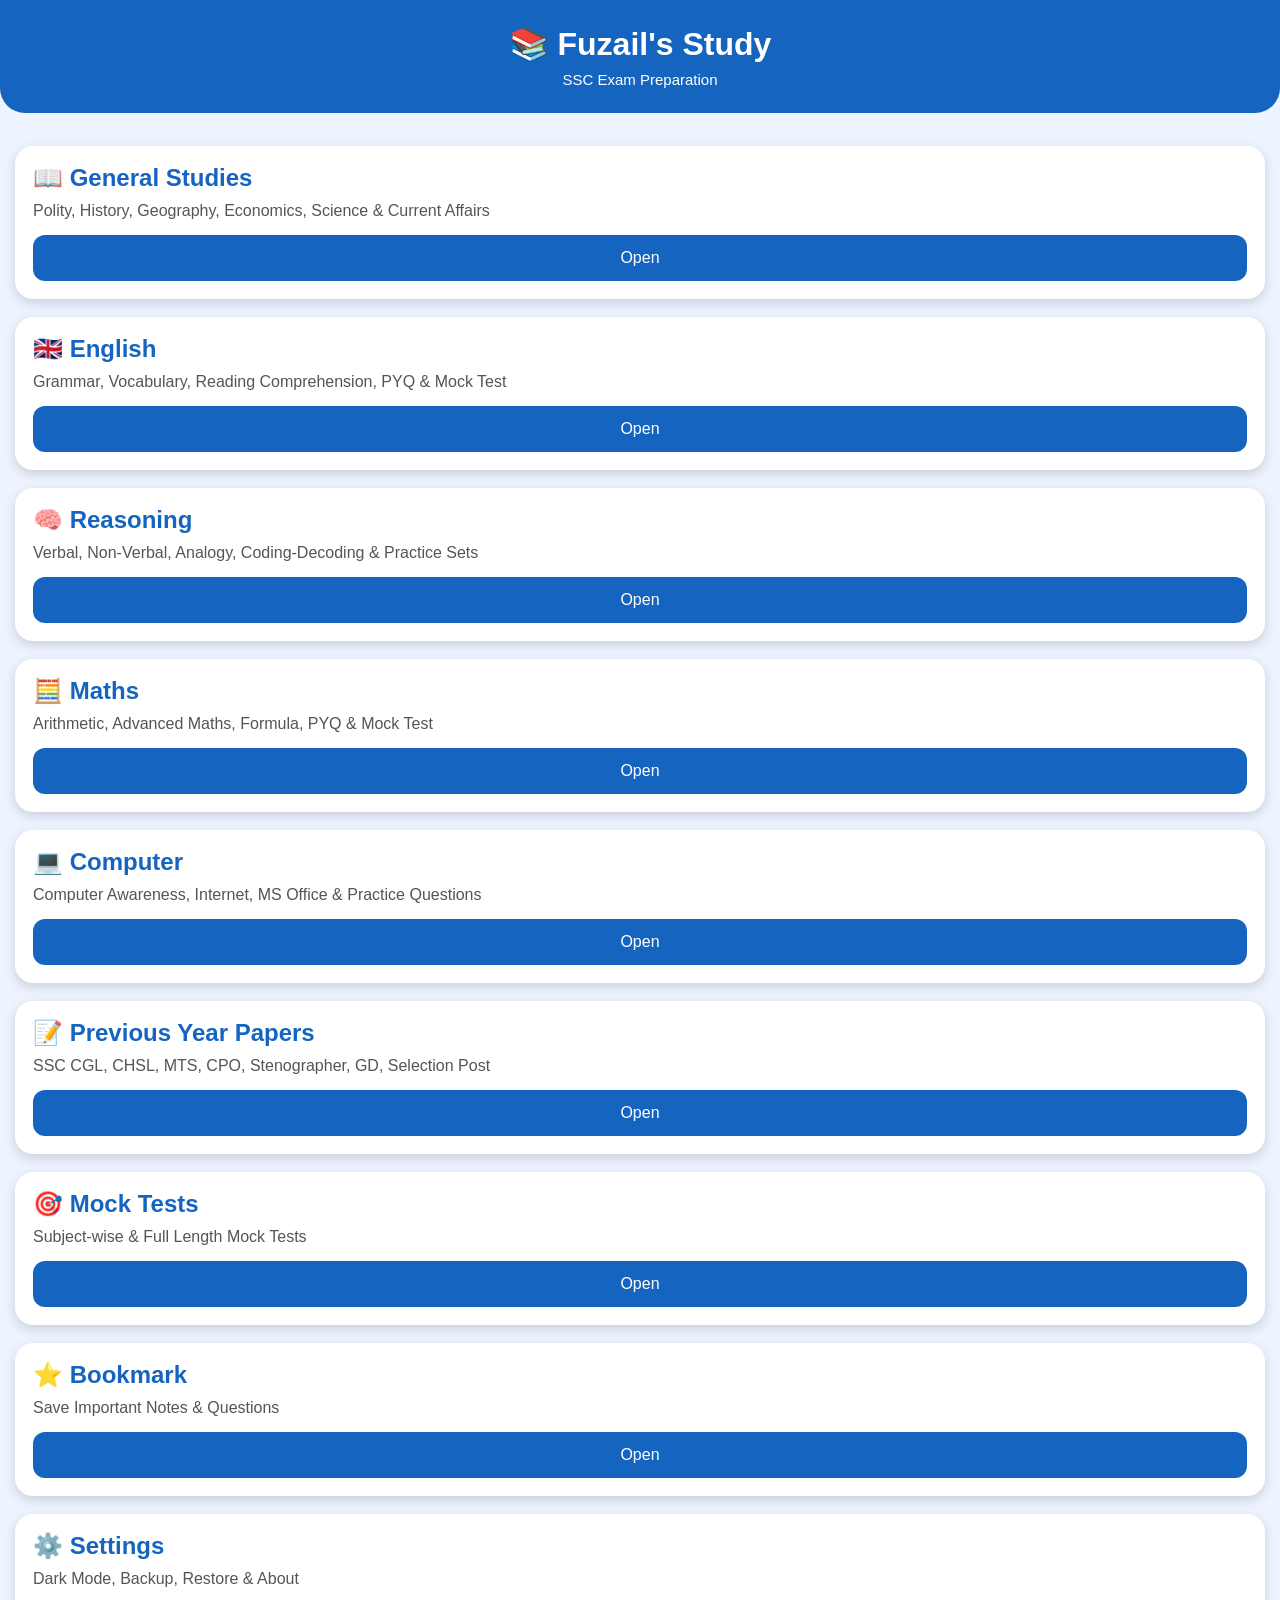
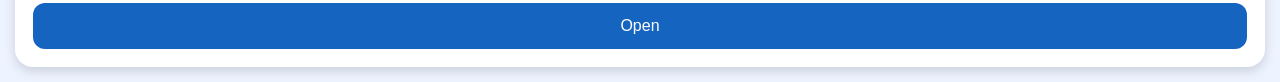
<file: index.html>
<!DOCTYPE html>
<html lang="en">
<link rel="manifest" href="manifest.json">
<meta name="theme-color" content="#1565c0">
<head>
<meta charset="UTF-8">
<meta name="viewport" content="width=device-width, initial-scale=1.0">
<title>Fuzail's Study</title>

<link rel="stylesheet" href="css/style.css">
</head>

<body>

<header class="header">
<h1>📚 Fuzail's Study</h1>
<p>SSC Exam Preparation</p>
</header>

<div class="container">

<div class="card">
<h2>📖 General Studies</h2>
<p>Polity, History, Geography, Economics, Science & Current Affairs</p>
<button onclick="location.href='assets/html/General%20Studies/index.html'">
Open
</button>
</div>

<div class="card">
<h2>🇬🇧 English</h2>
<p>Grammar, Vocabulary, Reading Comprehension, PYQ & Mock Test</p>
<button onclick="location.href='assets/html/english/index.html'">
Open
</button>
</div>

<div class="card">
<h2>🧠 Reasoning</h2>
<p>Verbal, Non-Verbal, Analogy, Coding-Decoding & Practice Sets</p>
<button onclick="location.href='assets/html/reasoning/index.html'">
Open
</button>
</div>

<div class="card">
<h2>🧮 Maths</h2>
<p>Arithmetic, Advanced Maths, Formula, PYQ & Mock Test</p>
<button onclick="location.href='assets/html/maths/index.html'">
Open
</button>
</div>

<div class="card">
<h2>💻 Computer</h2>
<p>Computer Awareness, Internet, MS Office & Practice Questions</p>
<button onclick="location.href='assets/html/computer/index.html'">
Open
</button>
</div>

<div class="card">
<h2>📝 Previous Year Papers</h2>
<p>SSC CGL, CHSL, MTS, CPO, Stenographer, GD, Selection Post</p>
<button onclick="location.href='assets/html/pyq/index.html'">
Open
</button>
</div>

<div class="card">
<h2>🎯 Mock Tests</h2>
<p>Subject-wise & Full Length Mock Tests</p>
<button onclick="location.href='assets/html/mocktests/index.html'">
Open
</button>
</div>

<div class="card">
<h2>⭐ Bookmark</h2>
<p>Save Important Notes & Questions</p>
<button onclick="location.href='assets/html/bookmark/index.html'">
Open
</button>
</div>

<div class="card">
<h2>⚙️ Settings</h2>
<p>Dark Mode, Backup, Restore & About</p>
<button onclick="location.href='assets/html/settings/index.html'">
Open
</button>
</div>

</div>

<script src="js/script.js"></script>
<script>
if ("serviceWorker" in navigator) {
  navigator.serviceWorker.register("/fuzail-s-study/service-worker.js");
}
</script>
  
</body>
</html>
</file>
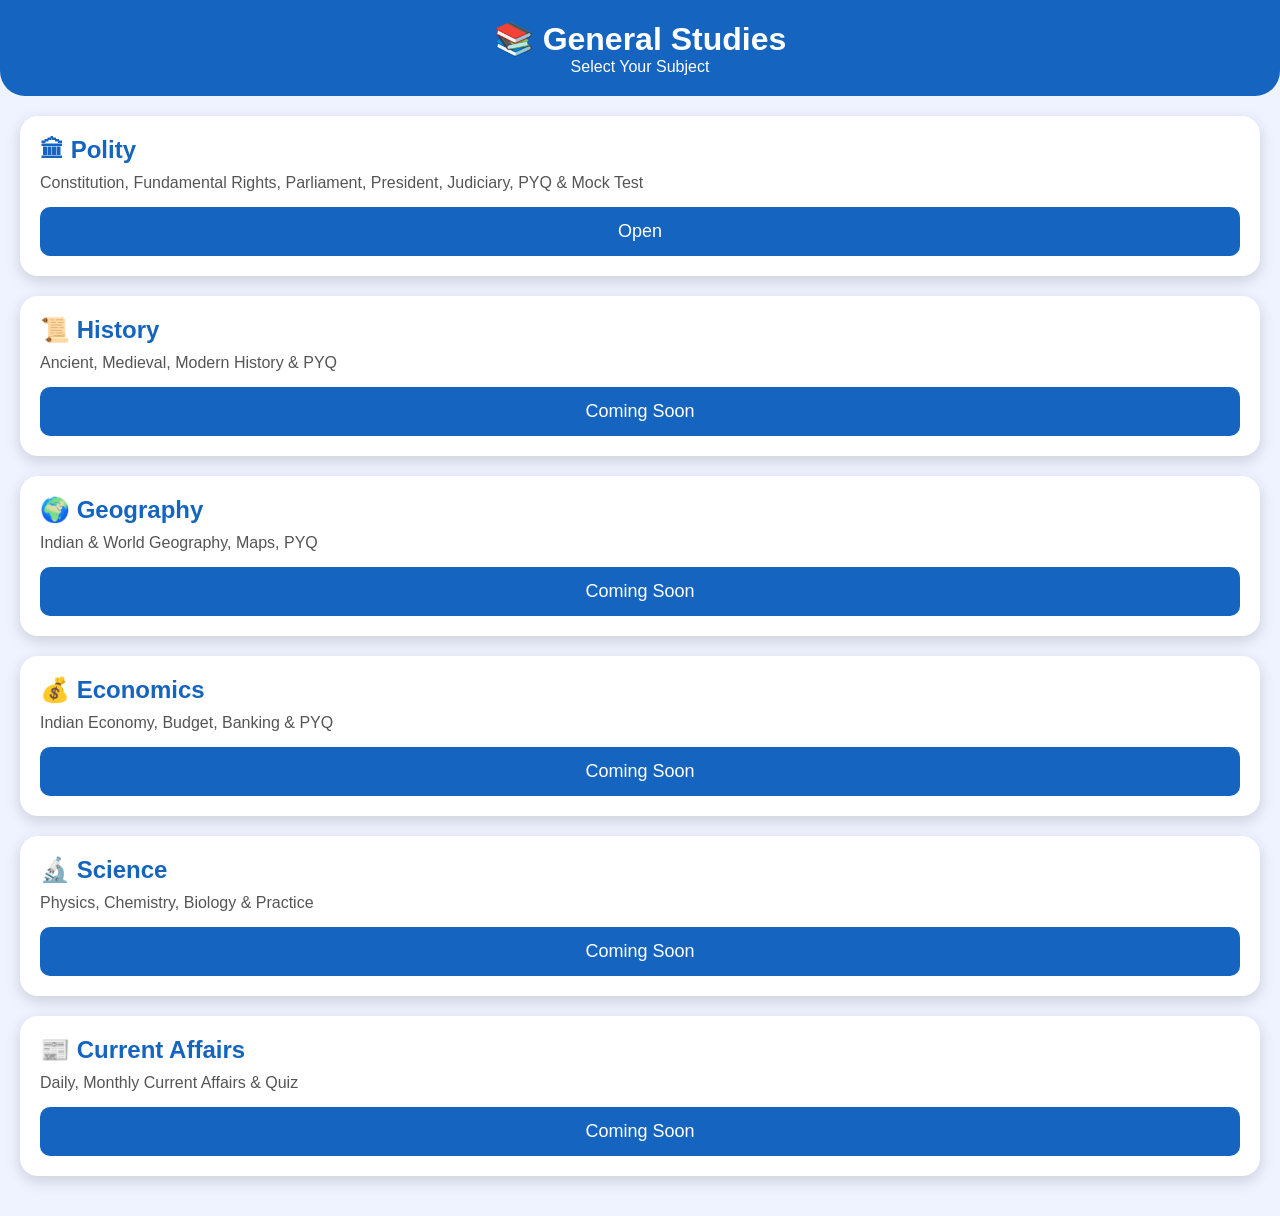
<file: assets/html/General Studies/index.html>
<!DOCTYPE html>
<html lang="en">
<head>
<meta charset="UTF-8">
<meta name="viewport" content="width=device-width, initial-scale=1.0">
<title>General Studies</title>

<style>
*{
margin:0;
padding:0;
box-sizing:border-box;
font-family:Arial,sans-serif;
}

body{
background:#eef3ff;
}

header{
background:#1565c0;
color:white;
padding:20px;
text-align:center;
border-radius:0 0 25px 25px;
}

.container{
padding:20px;
}

.card{
background:white;
margin-bottom:20px;
padding:20px;
border-radius:18px;
box-shadow:0 5px 15px rgba(0,0,0,.15);
}

.card h2{
color:#1565c0;
margin-bottom:10px;
}

.card p{
color:#555;
margin-bottom:15px;
}

button{
width:100%;
padding:14px;
font-size:18px;
border:none;
border-radius:10px;
background:#1565c0;
color:white;
cursor:pointer;
}

button:hover{
background:#0d47a1;
}
</style>

</head>
<body>

<header>
<h1>📚 General Studies</h1>
<p>Select Your Subject</p>
</header>

<div class="container">

<div class="card">
<h2>🏛 Polity</h2>
<p>Constitution, Fundamental Rights, Parliament, President, Judiciary, PYQ & Mock Test</p>

<button onclick="location.href='./Polity/index.html' ">
Open
</button>
</div>

<div class="card">
<h2>📜 History</h2>
<p>Ancient, Medieval, Modern History & PYQ</p>

<button disabled>
Coming Soon
</button>
</div>

<div class="card">
<h2>🌍 Geography</h2>
<p>Indian & World Geography, Maps, PYQ</p>

<button disabled>
Coming Soon
</button>
</div>

<div class="card">
<h2>💰 Economics</h2>
<p>Indian Economy, Budget, Banking & PYQ</p>

<button disabled>
Coming Soon
</button>
</div>

<div class="card">
<h2>🔬 Science</h2>
<p>Physics, Chemistry, Biology & Practice</p>

<button disabled>
Coming Soon
</button>
</div>

<div class="card">
<h2>📰 Current Affairs</h2>
<p>Daily, Monthly Current Affairs & Quiz</p>

<button disabled>
Coming Soon
</button>
</div>

</div>

</body>
</html>
</file>
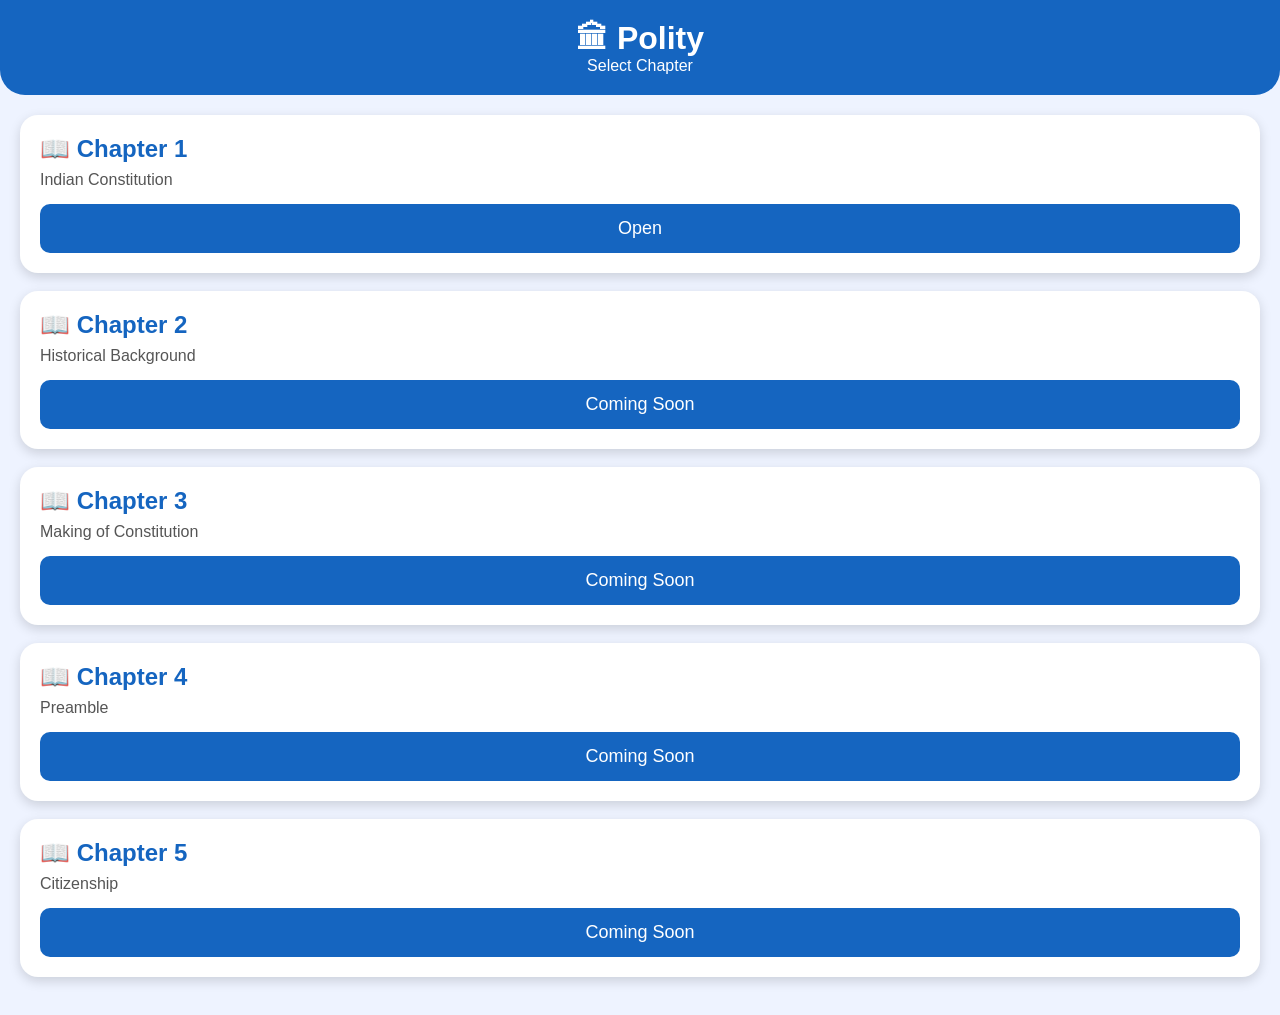
<file: assets/html/General Studies/Polity/index.html>
<!DOCTYPE html>
<html lang="en">
<head>
<meta charset="UTF-8">
<meta name="viewport" content="width=device-width, initial-scale=1.0">
<title>Polity</title>

<style>
*{
margin:0;
padding:0;
box-sizing:border-box;
font-family:Arial,sans-serif;
}

body{
background:#eef3ff;
}

header{
background:#1565c0;
color:#fff;
padding:20px;
text-align:center;
border-radius:0 0 25px 25px;
}

.container{
padding:20px;
}

.card{
background:#fff;
padding:20px;
margin-bottom:18px;
border-radius:18px;
box-shadow:0 4px 12px rgba(0,0,0,.15);
}

.card h2{
color:#1565c0;
margin-bottom:8px;
}

.card p{
margin-bottom:15px;
color:#555;
}

button{
width:100%;
padding:14px;
font-size:18px;
border:none;
border-radius:10px;
background:#1565c0;
color:white;
}
</style>

</head>

<body>

<header>
<h1>🏛 Polity</h1>
<p>Select Chapter</p>
</header>

<div class="container">

<div class="card">
<h2>📖 Chapter 1</h2>
<p>Indian Constitution</p>

<button onclick="location.href='Chapter-01-Indian-Constitution/index.html'">
Open
</button>
</div>

<div class="card">
<h2>📖 Chapter 2</h2>
<p>Historical Background</p>

<button disabled>
Coming Soon
</button>
</div>

<div class="card">
<h2>📖 Chapter 3</h2>
<p>Making of Constitution</p>

<button disabled>
Coming Soon
</button>
</div>

<div class="card">
<h2>📖 Chapter 4</h2>
<p>Preamble</p>

<button disabled>
Coming Soon
</button>
</div>

<div class="card">
<h2>📖 Chapter 5</h2>
<p>Citizenship</p>

<button disabled>
Coming Soon
</button>
</div>

</div>

</body>
</html>
</file>
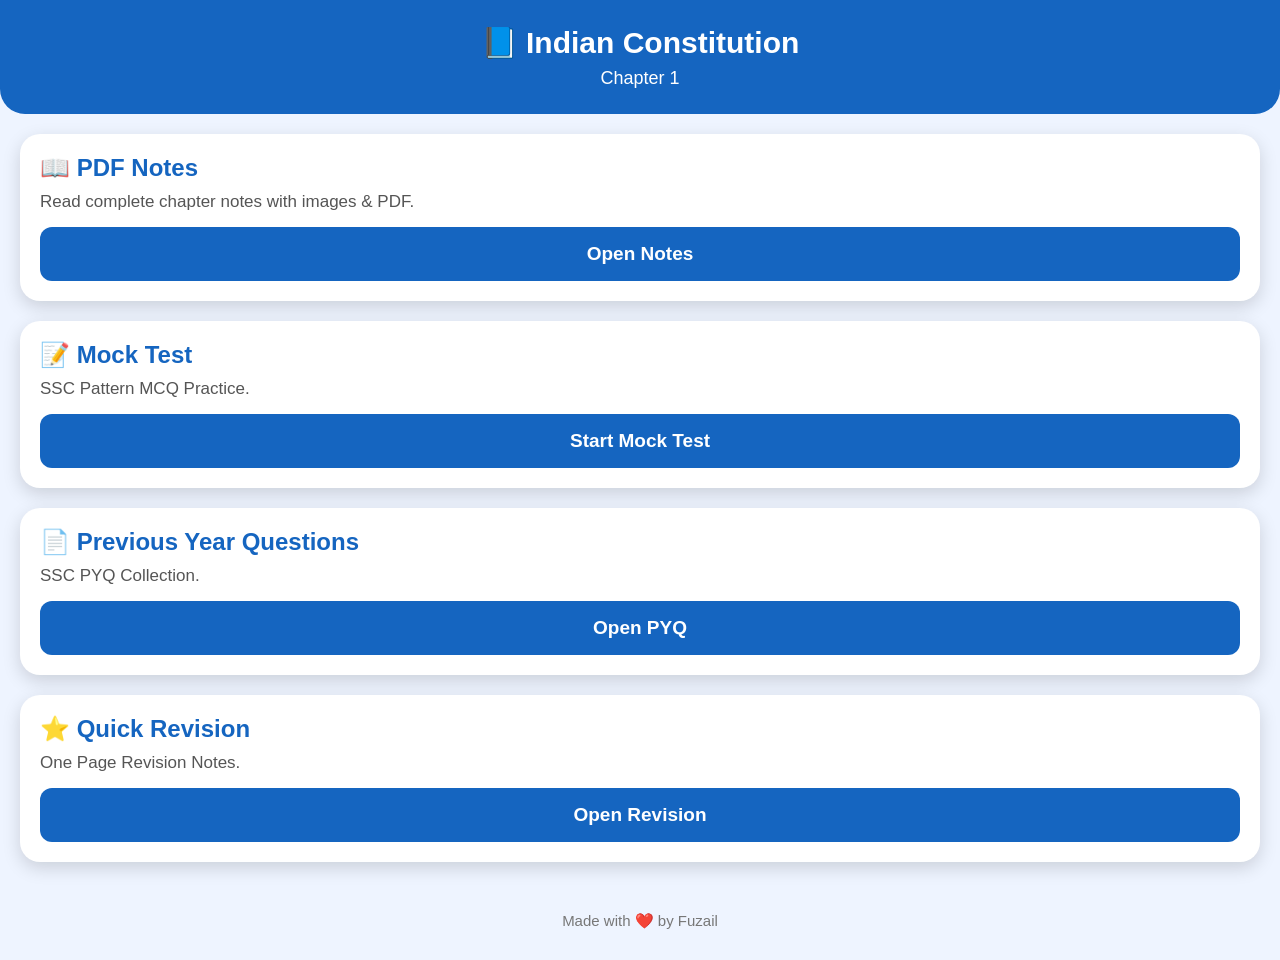
<file: assets/html/General Studies/Polity/Chapter-01-Indian-Constitution/index.html>
<!DOCTYPE html>
<html lang="en">
<head>
<meta charset="UTF-8">
<meta name="viewport" content="width=device-width, initial-scale=1.0">
<title>Indian Constitution - Chapter 1</title>

<style>

*{
margin:0;
padding:0;
box-sizing:border-box;
font-family:Arial,sans-serif;
}

body{
background:#eef4ff;
}

.header{
background:#1565c0;
color:white;
padding:25px;
text-align:center;
border-radius:0 0 25px 25px;
}

.header h1{
font-size:30px;
}

.header p{
font-size:18px;
margin-top:8px;
}

.card{
background:white;
margin:20px;
padding:20px;
border-radius:20px;
box-shadow:0 6px 18px rgba(0,0,0,.15);
}

.card h2{
color:#1565c0;
margin-bottom:10px;
}

.card p{
font-size:17px;
margin-bottom:15px;
color:#555;
}

.btn{
display:block;
text-decoration:none;
text-align:center;
background:#1565c0;
color:white;
padding:16px;
border-radius:12px;
font-size:19px;
font-weight:bold;
}

.footer{
text-align:center;
padding:30px;
color:#777;
font-size:15px;
}

</style>

</head>
<body>

<div class="header">

<h1>📘 Indian Constitution</h1>

<p>Chapter 1</p>

</div>


<div class="card">

<h2>📖 PDF Notes</h2>

<p>Read complete chapter notes with images & PDF.</p>

<a class="btn" href="notes.html">

Open Notes

</a>

</div>


<div class="card">

<h2>📝 Mock Test</h2>

<p>SSC Pattern MCQ Practice.</p>

<a class="btn" href="mocktest.html">

Start Mock Test

</a>

</div>


<div class="card">

<h2>📄 Previous Year Questions</h2>

<p>SSC PYQ Collection.</p>

<a class="btn" href="pyq.html">

Open PYQ

</a>

</div>


<div class="card">

<h2>⭐ Quick Revision</h2>

<p>One Page Revision Notes.</p>

<a class="btn" href="revision.html">

Open Revision

</a>

</div>


<div class="footer">

Made with ❤️ by Fuzail

</div>

</body>
</html>
</file>
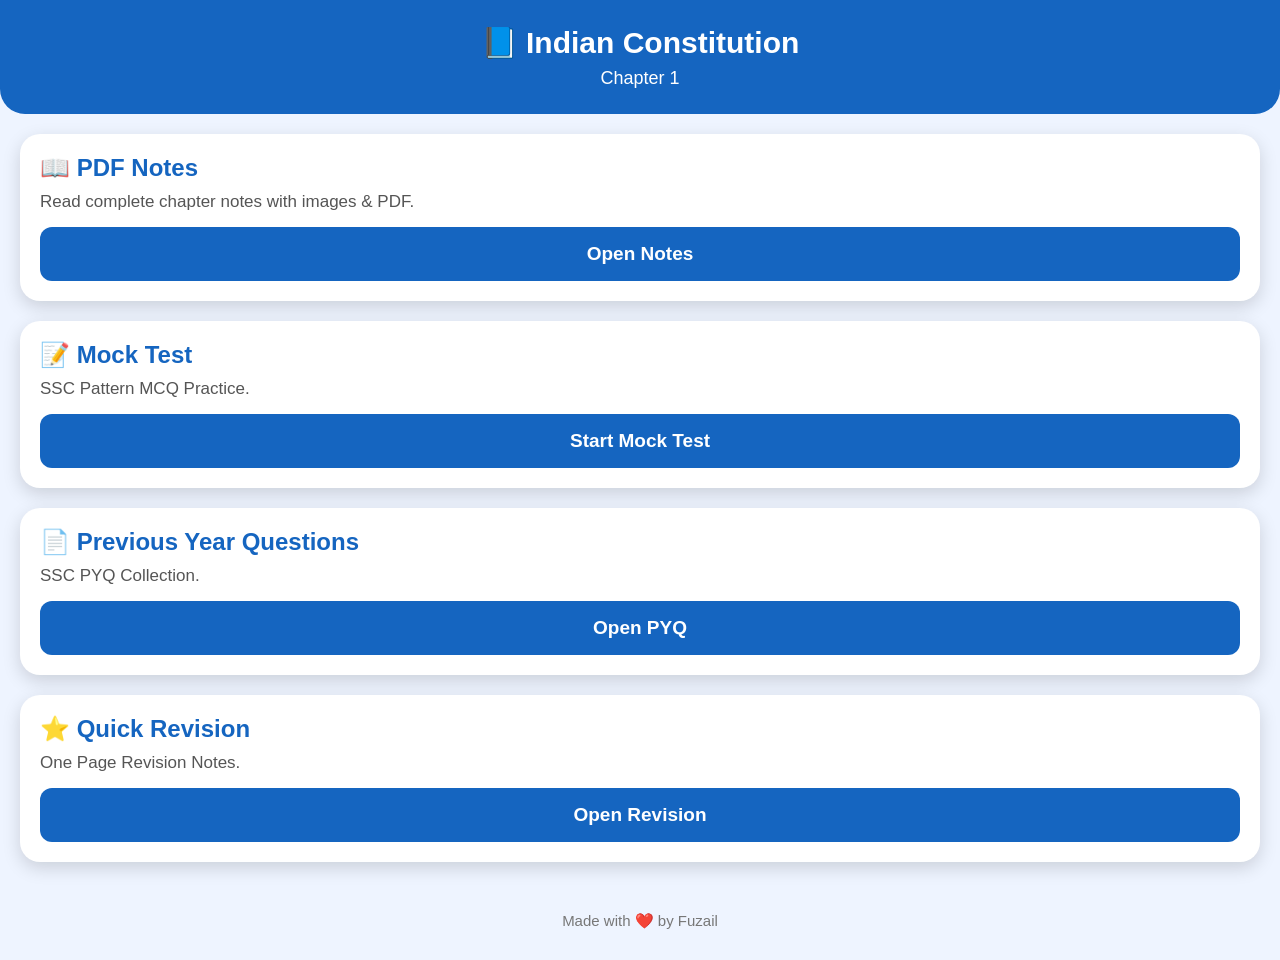
<file: assets/html/General Studies/Polity/Chapter-01-Indian-Constitution/Index.html>
<!<!DOCTYPE html>
<html lang="en">
<head>
<meta charset="UTF-8">
<meta name="viewport" content="width=device-width, initial-scale=1.0">
<title>Indian Constitution - Chapter 1</title>

<style>

*{
margin:0;
padding:0;
box-sizing:border-box;
font-family:Arial,sans-serif;
}

body{
background:#eef4ff;
}

.header{
background:#1565c0;
color:white;
padding:25px;
text-align:center;
border-radius:0 0 25px 25px;
}

.header h1{
font-size:30px;
}

.header p{
font-size:18px;
margin-top:8px;
}

.card{
background:white;
margin:20px;
padding:20px;
border-radius:20px;
box-shadow:0 6px 18px rgba(0,0,0,.15);
}

.card h2{
color:#1565c0;
margin-bottom:10px;
}

.card p{
font-size:17px;
margin-bottom:15px;
color:#555;
}

.btn{
display:block;
text-decoration:none;
text-align:center;
background:#1565c0;
color:white;
padding:16px;
border-radius:12px;
font-size:19px;
font-weight:bold;
}

.footer{
text-align:center;
padding:30px;
color:#777;
font-size:15px;
}

</style>

</head>
<body>

<div class="header">

<h1>📘 Indian Constitution</h1>

<p>Chapter 1</p>

</div>


<div class="card">

<h2>📖 PDF Notes</h2>

<p>Read complete chapter notes with images & PDF.</p>

<a class="btn" href="notes.html">

Open Notes

</a>

</div>


<div class="card">

<h2>📝 Mock Test</h2>

<p>SSC Pattern MCQ Practice.</p>

<a class="btn" href="mocktest.html">

Start Mock Test

</a>

</div>


<div class="card">

<h2>📄 Previous Year Questions</h2>

<p>SSC PYQ Collection.</p>

<a class="btn" href="pyq.html">

Open PYQ

</a>

</div>


<div class="card">

<h2>⭐ Quick Revision</h2>

<p>One Page Revision Notes.</p>

<a class="btn" href="revision.html">

Open Revision

</a>

</div>


<div class="footer">

Made with ❤️ by Fuzail

</div>

</body>
</html>
</file>
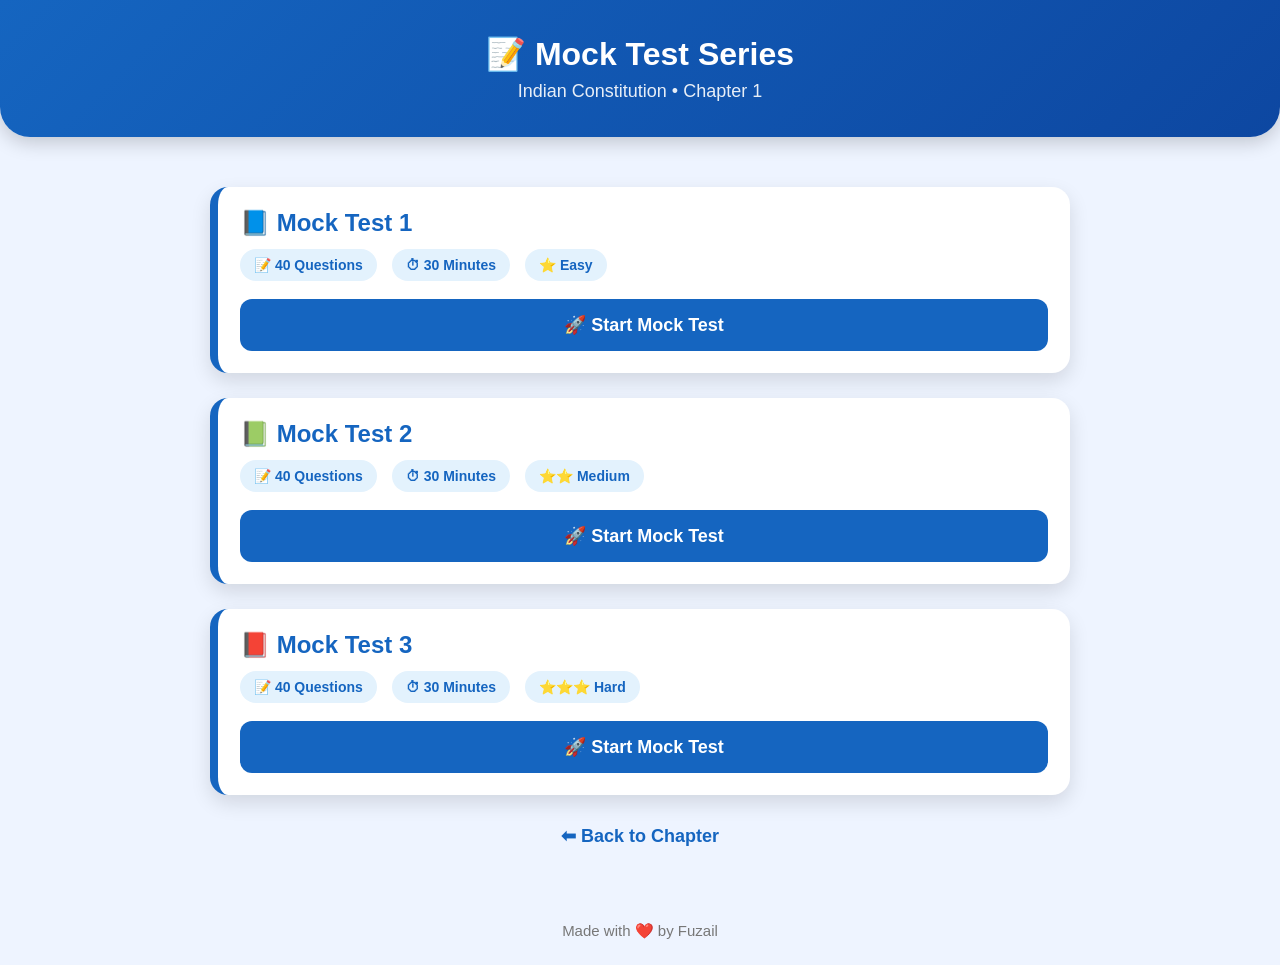
<file: assets/html/General Studies/Polity/Chapter-01-Indian-Constitution/mocktest.html>
<!DOCTYPE html>
<html lang="en">
<head>
<meta charset="UTF-8">
<meta name="viewport" content="width=device-width, initial-scale=1.0">
<title>Mock Tests | Indian Constitution</title>

<style>
*{
margin:0;
padding:0;
box-sizing:border-box;
font-family:Arial,sans-serif;
}

body{
background:#eef4ff;
}

.header{
background:linear-gradient(135deg,#1565c0,#0d47a1);
color:#fff;
padding:35px 20px;
text-align:center;
border-radius:0 0 30px 30px;
box-shadow:0 5px 20px rgba(0,0,0,.2);
}

.header h1{
font-size:32px;
margin-bottom:8px;
}

.header p{
font-size:18px;
opacity:.9;
}

.container{
max-width:900px;
margin:30px auto;
padding:20px;
}

.card{
background:#fff;
border-radius:18px;
padding:22px;
margin-bottom:25px;
box-shadow:0 8px 20px rgba(0,0,0,.12);
transition:.3s;
border-left:8px solid #1565c0;
}

.card:hover{
transform:translateY(-6px);
box-shadow:0 15px 30px rgba(0,0,0,.18);
}

.card h2{
color:#1565c0;
margin-bottom:12px;
}

.info{
display:flex;
gap:15px;
flex-wrap:wrap;
margin-bottom:18px;
}

.badge{
background:#e3f2fd;
color:#1565c0;
padding:8px 14px;
border-radius:20px;
font-weight:bold;
font-size:14px;
}

.btn{
display:block;
text-decoration:none;
text-align:center;
padding:15px;
background:#1565c0;
color:#fff;
font-size:18px;
font-weight:bold;
border-radius:12px;
transition:.3s;
}

.btn:hover{
background:#0d47a1;
}

.back{
display:block;
text-align:center;
margin-top:30px;
text-decoration:none;
font-size:18px;
font-weight:bold;
color:#1565c0;
}

.footer{
text-align:center;
padding:25px;
color:#777;
font-size:15px;
}

@media(max-width:600px){
.header h1{
font-size:26px;
}
.info{
flex-direction:column;
}
}
</style>

</head>

<body>

<div class="header">
<h1>📝 Mock Test Series</h1>
<p>Indian Constitution • Chapter 1</p>
</div>

<div class="container">

<div class="card">
<h2>📘 Mock Test 1</h2>

<div class="info">
<div class="badge">📝 40 Questions</div>
<div class="badge">⏱ 30 Minutes</div>
<div class="badge">⭐ Easy</div>
</div>

<a href="Mocktest1.html" class="btn">
🚀 Start Mock Test
</a>

</div>

<div class="card">
<h2>📗 Mock Test 2</h2>

<div class="info">
<div class="badge">📝 40 Questions</div>
<div class="badge">⏱ 30 Minutes</div>
<div class="badge">⭐⭐ Medium</div>
</div>

<a href="Mocktest2.html" class="btn">
🚀 Start Mock Test
</a>

</div>

<div class="card">
<h2>📕 Mock Test 3</h2>

<div class="info">
<div class="badge">📝 40 Questions</div>
<div class="badge">⏱ 30 Minutes</div>
<div class="badge">⭐⭐⭐ Hard</div>
</div>

<a href="Mocktest3.html" class="btn">
🚀 Start Mock Test
</a>

</div>

<a href="index.html" class="back">
⬅ Back to Chapter
</a>

</div>

<div class="footer">
Made with ❤️ by Fuzail
</div>

</body>
</html>
</file>
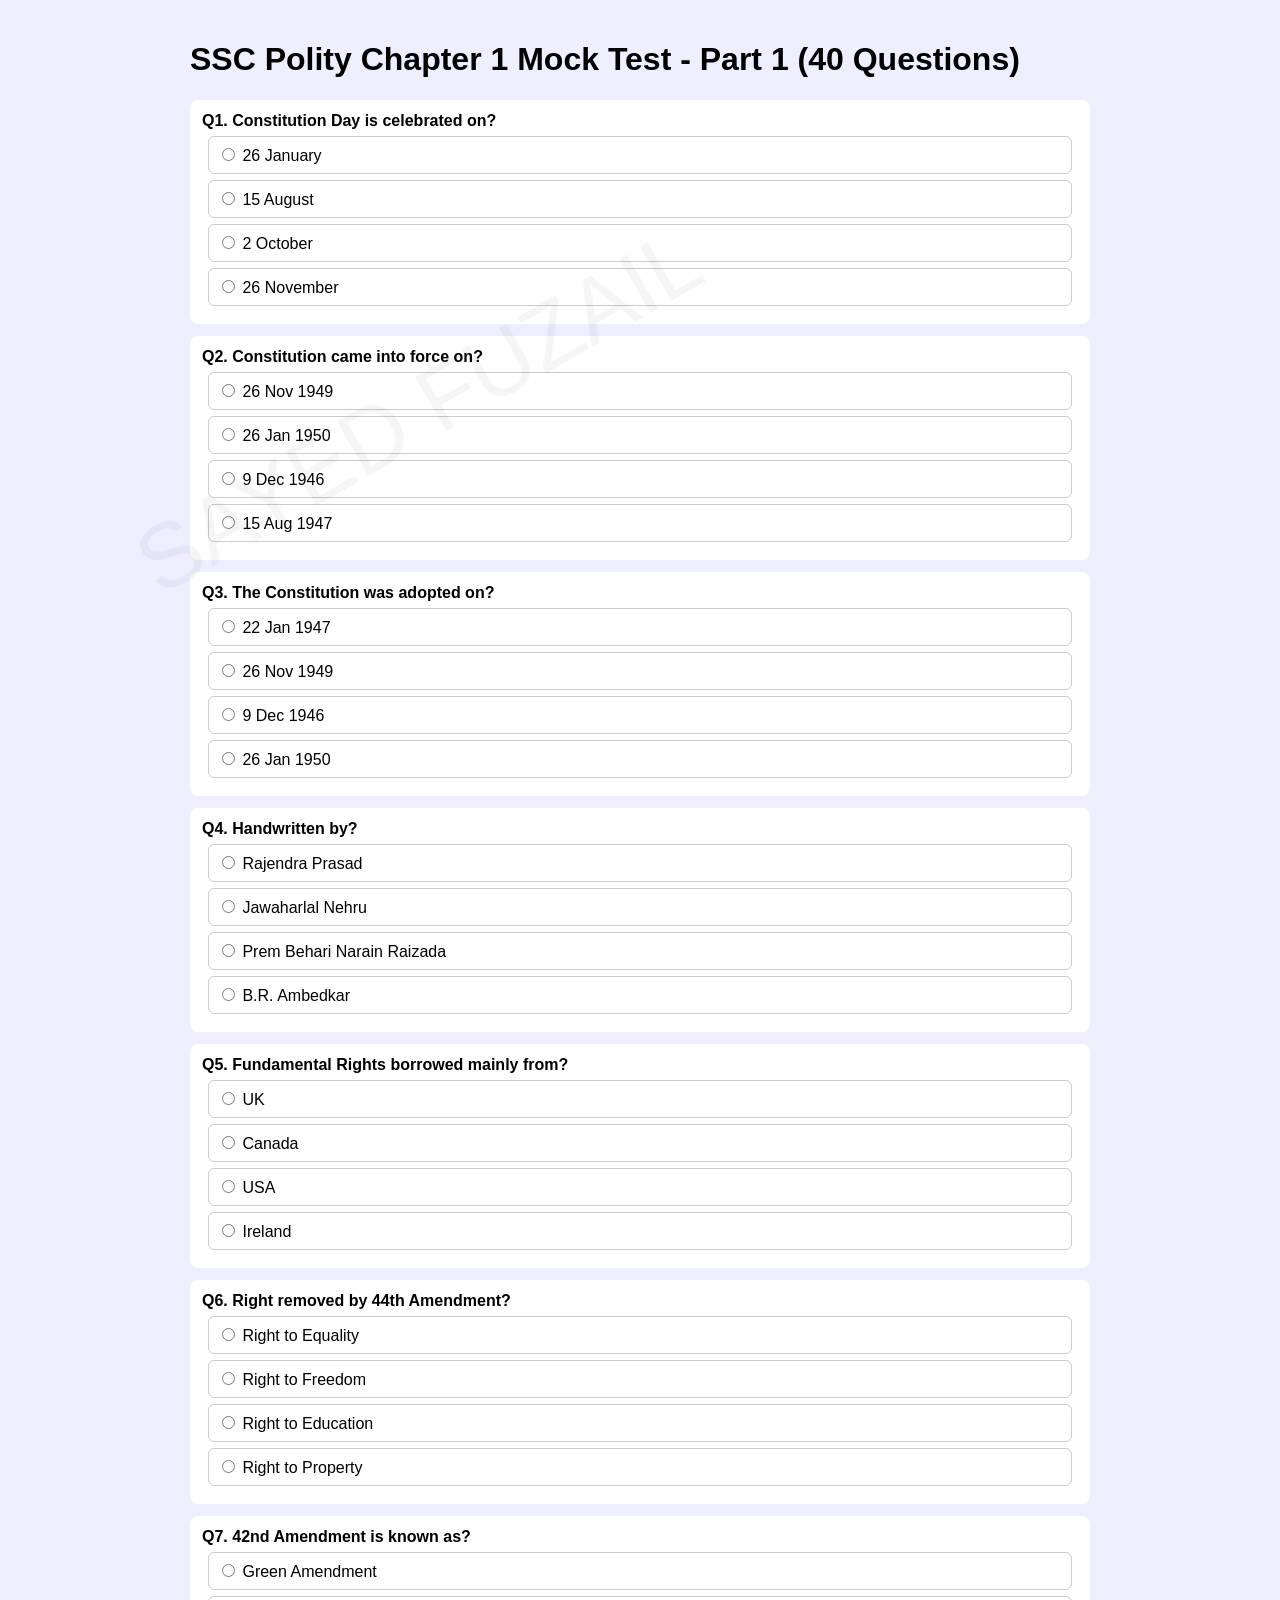
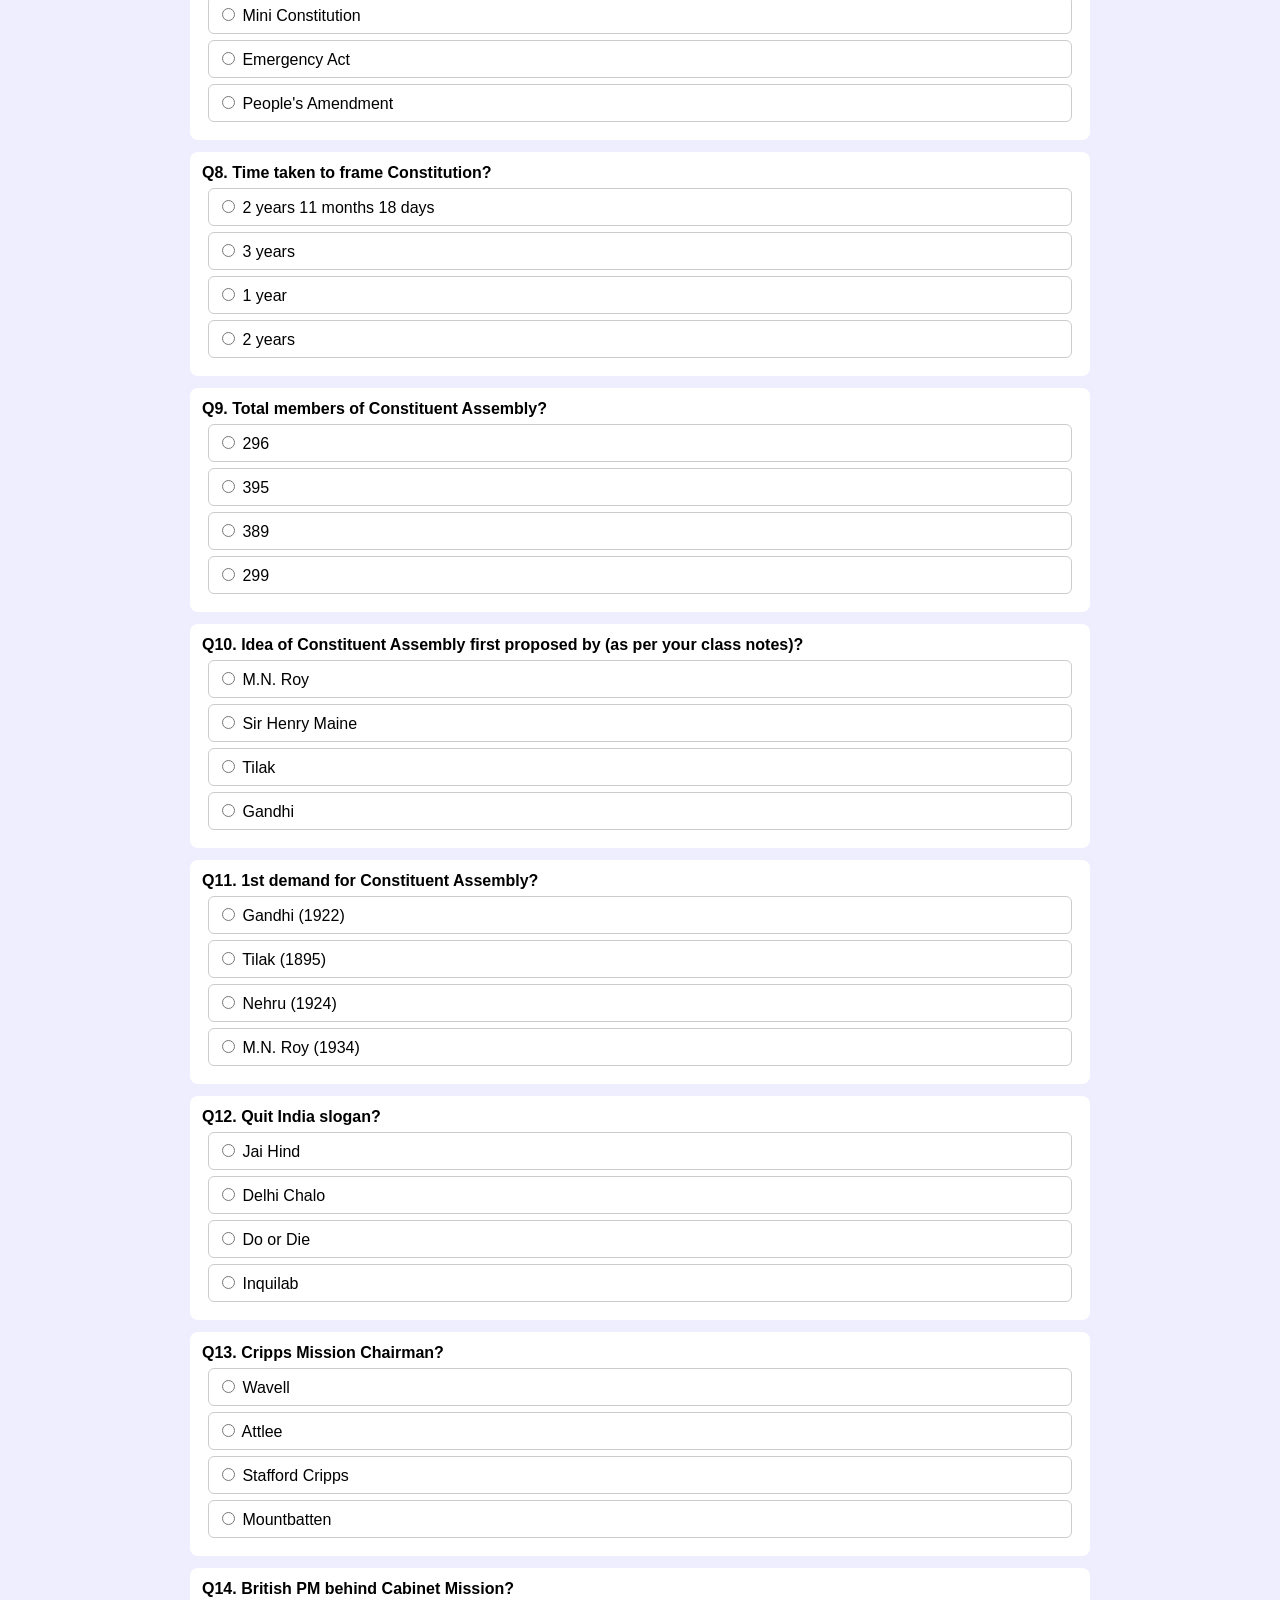
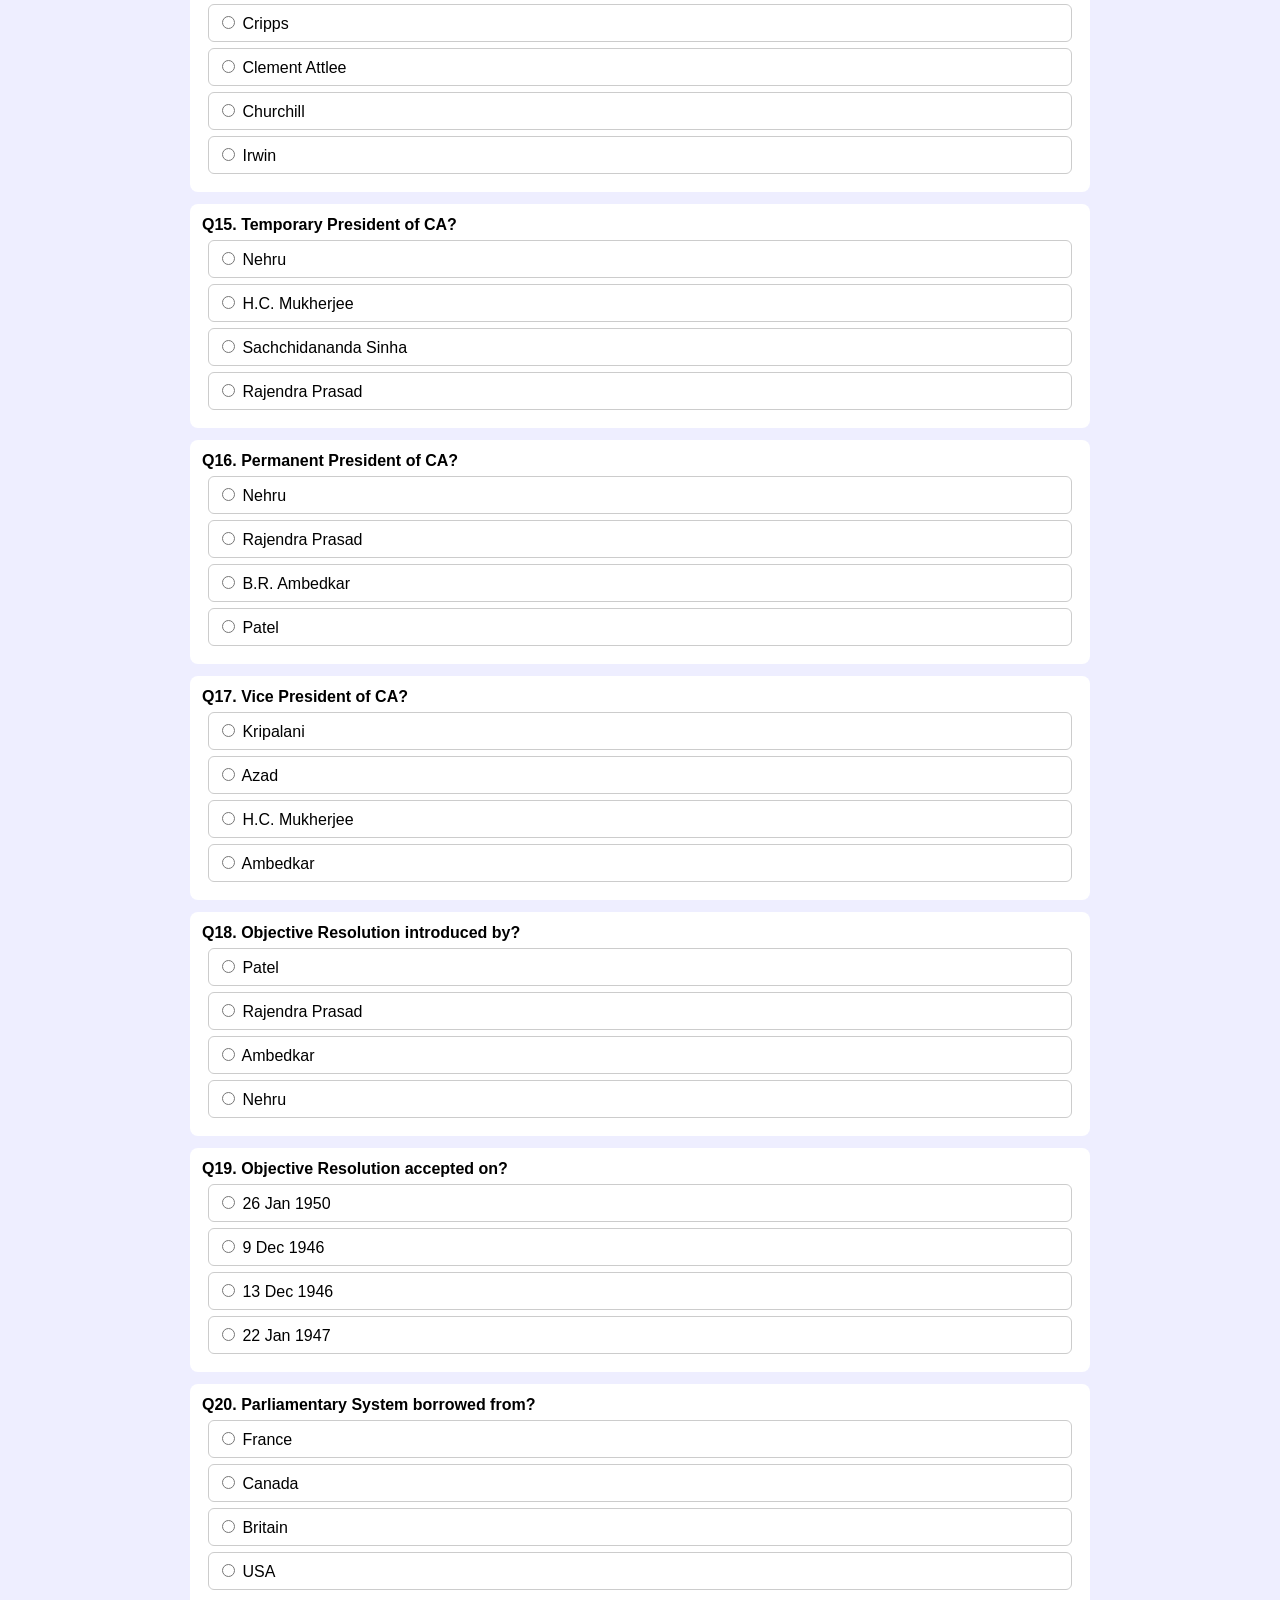
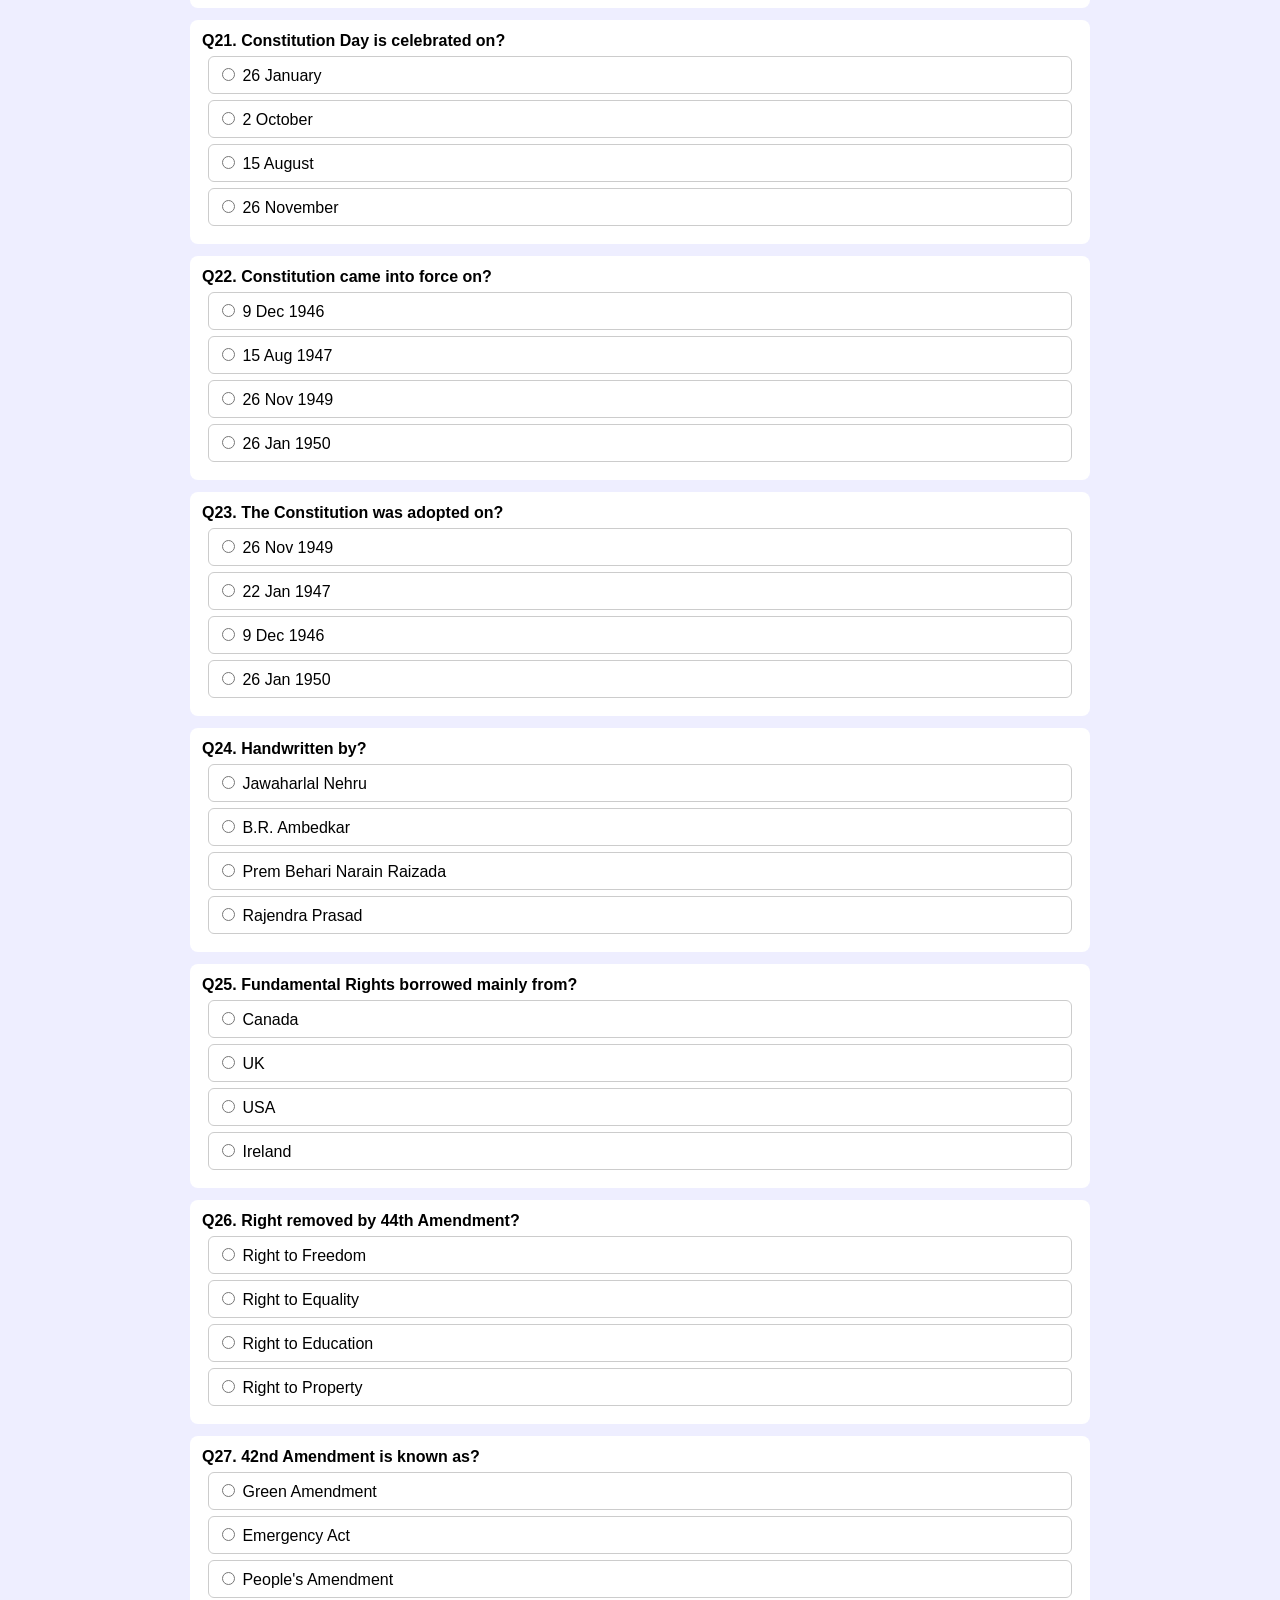
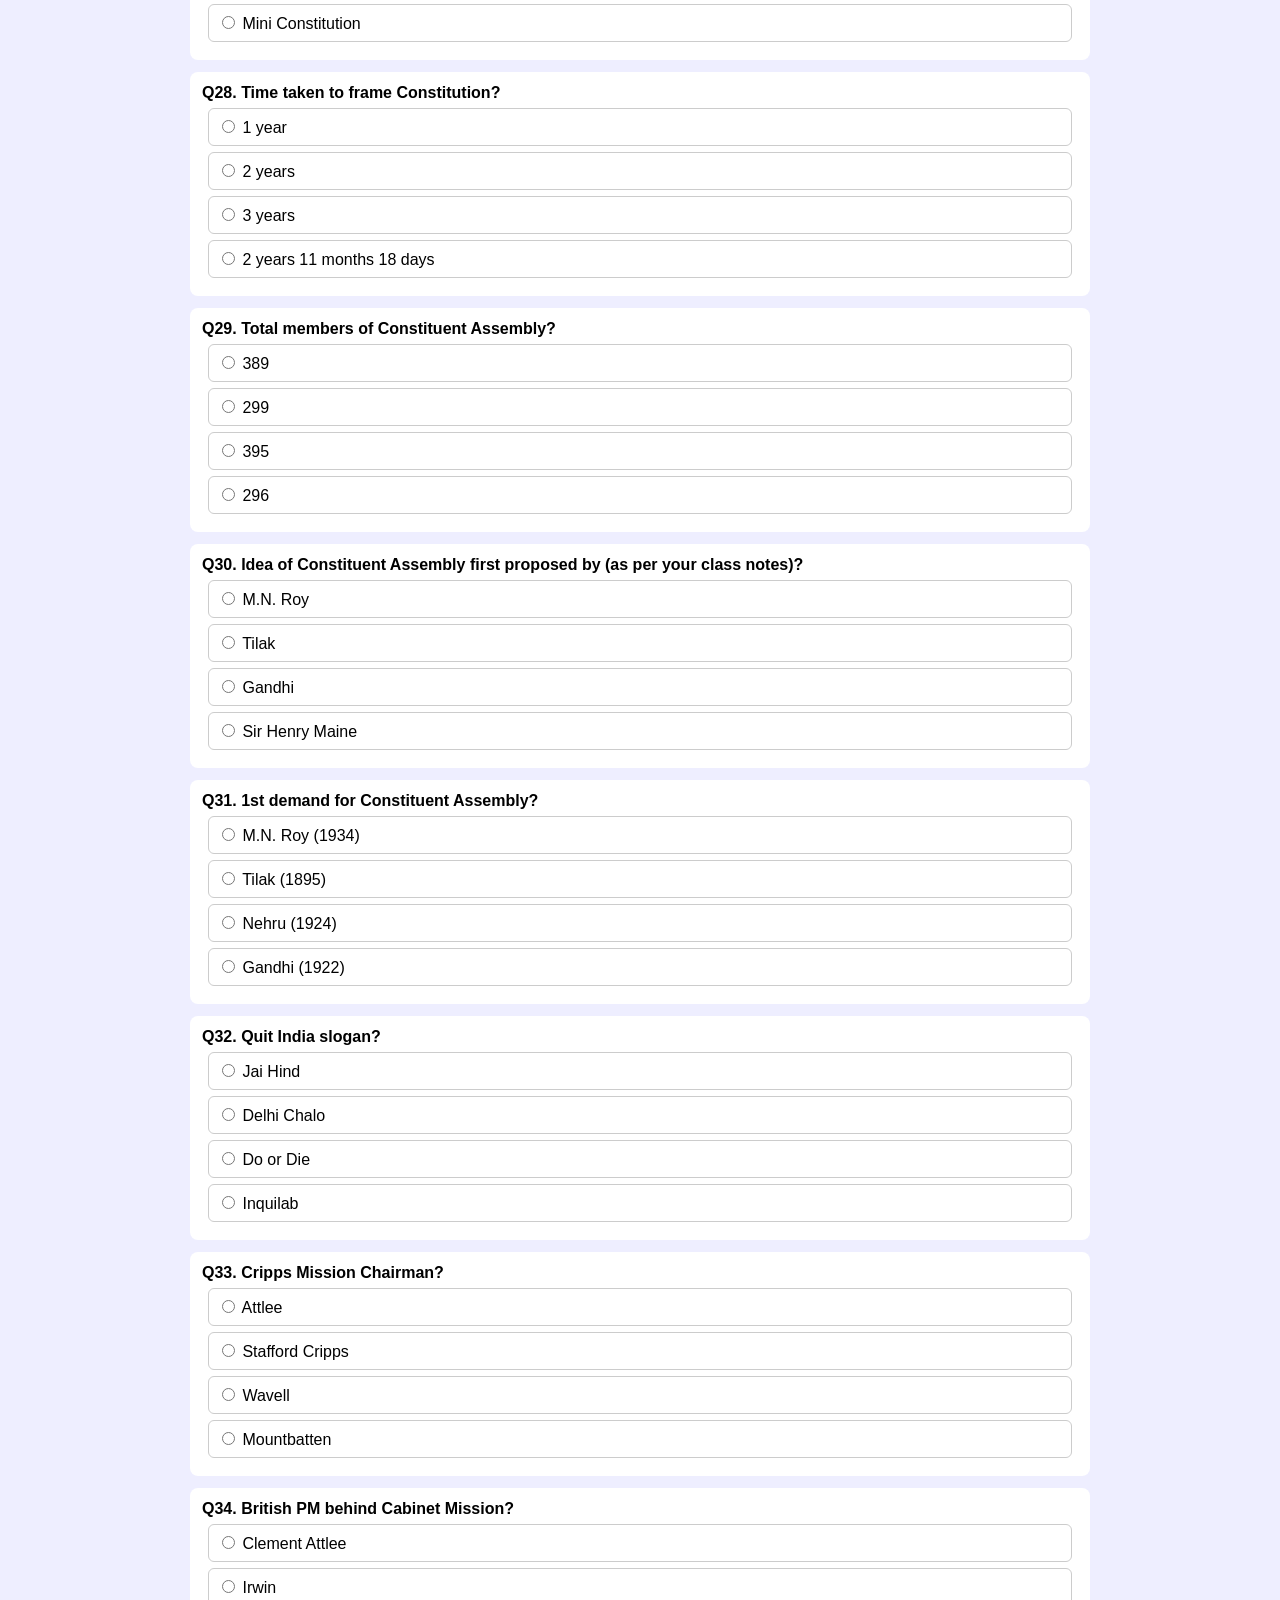
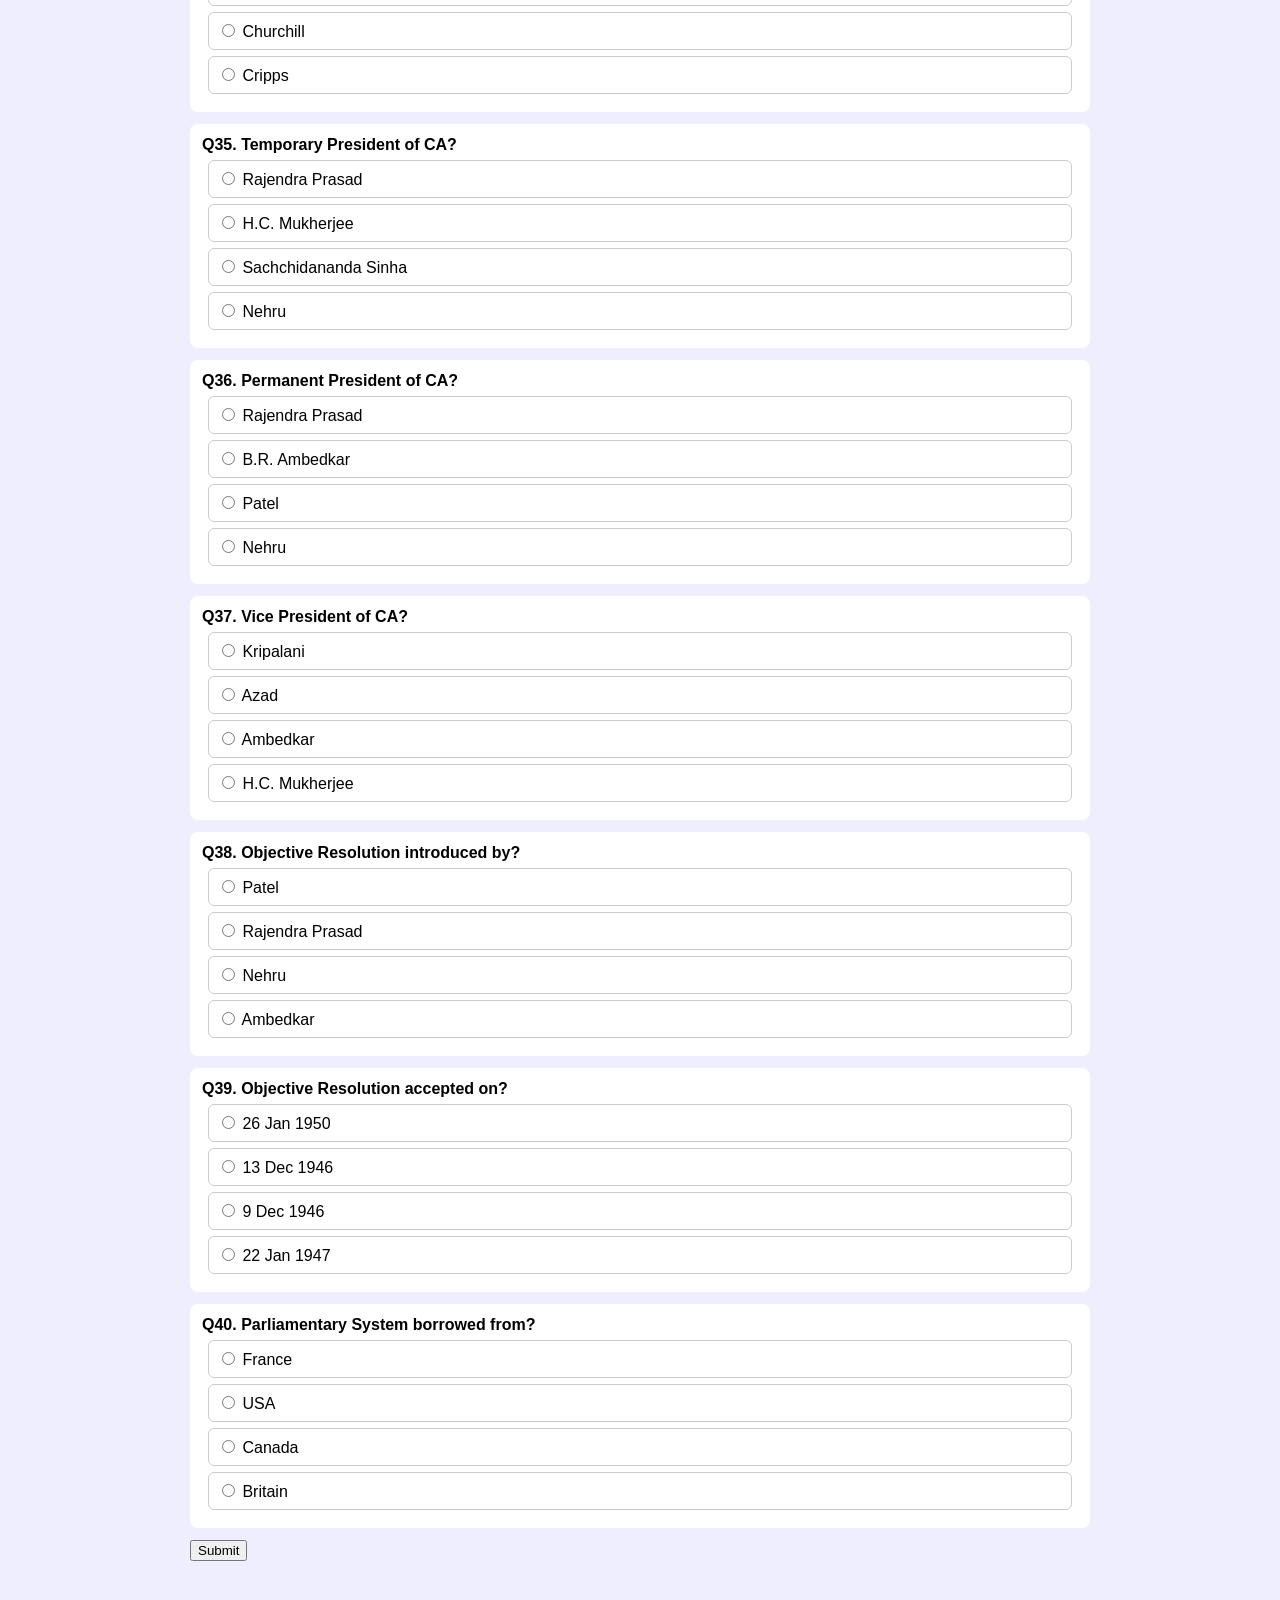
<file: assets/html/General Studies/Polity/Chapter-01-Indian-Constitution/Mocktest1.html>
<!doctype html><html><head><meta charset='utf-8'><title>Part 1</title>
<style>
body{font-family:Arial;max-width:900px;margin:auto;background:#eef;padding:20px}
body:before{content:'SAYED FUZAIL';position:fixed;top:40%;left:8%;font-size:90px;color:rgba(0,0,0,.04);transform:rotate(-30deg);}
.q{background:#fff;margin:12px 0;padding:12px;border-radius:8px}
.opt{display:block;border:1px solid #ccc;padding:8px;margin:6px;border-radius:6px}
.correct{background:#c8f7c5}.wrong{background:#f8c8c8}
</style></head><body><h1>SSC Polity Chapter 1 Mock Test - Part 1 (40 Questions)</h1><form><div class='q'><b>Q1. Constitution Day is celebrated on?</b><label class='opt'><input type='radio' name='q0' value='26 January'> 26 January</label><label class='opt'><input type='radio' name='q0' value='15 August'> 15 August</label><label class='opt'><input type='radio' name='q0' value='2 October'> 2 October</label><label class='opt'><input type='radio' name='q0' value='26 November'> 26 November</label></div><div class='q'><b>Q2. Constitution came into force on?</b><label class='opt'><input type='radio' name='q1' value='26 Nov 1949'> 26 Nov 1949</label><label class='opt'><input type='radio' name='q1' value='26 Jan 1950'> 26 Jan 1950</label><label class='opt'><input type='radio' name='q1' value='9 Dec 1946'> 9 Dec 1946</label><label class='opt'><input type='radio' name='q1' value='15 Aug 1947'> 15 Aug 1947</label></div><div class='q'><b>Q3. The Constitution was adopted on?</b><label class='opt'><input type='radio' name='q2' value='22 Jan 1947'> 22 Jan 1947</label><label class='opt'><input type='radio' name='q2' value='26 Nov 1949'> 26 Nov 1949</label><label class='opt'><input type='radio' name='q2' value='9 Dec 1946'> 9 Dec 1946</label><label class='opt'><input type='radio' name='q2' value='26 Jan 1950'> 26 Jan 1950</label></div><div class='q'><b>Q4. Handwritten by?</b><label class='opt'><input type='radio' name='q3' value='Rajendra Prasad'> Rajendra Prasad</label><label class='opt'><input type='radio' name='q3' value='Jawaharlal Nehru'> Jawaharlal Nehru</label><label class='opt'><input type='radio' name='q3' value='Prem Behari Narain Raizada'> Prem Behari Narain Raizada</label><label class='opt'><input type='radio' name='q3' value='B.R. Ambedkar'> B.R. Ambedkar</label></div><div class='q'><b>Q5. Fundamental Rights borrowed mainly from?</b><label class='opt'><input type='radio' name='q4' value='UK'> UK</label><label class='opt'><input type='radio' name='q4' value='Canada'> Canada</label><label class='opt'><input type='radio' name='q4' value='USA'> USA</label><label class='opt'><input type='radio' name='q4' value='Ireland'> Ireland</label></div><div class='q'><b>Q6. Right removed by 44th Amendment?</b><label class='opt'><input type='radio' name='q5' value='Right to Equality'> Right to Equality</label><label class='opt'><input type='radio' name='q5' value='Right to Freedom'> Right to Freedom</label><label class='opt'><input type='radio' name='q5' value='Right to Education'> Right to Education</label><label class='opt'><input type='radio' name='q5' value='Right to Property'> Right to Property</label></div><div class='q'><b>Q7. 42nd Amendment is known as?</b><label class='opt'><input type='radio' name='q6' value='Green Amendment'> Green Amendment</label><label class='opt'><input type='radio' name='q6' value='Mini Constitution'> Mini Constitution</label><label class='opt'><input type='radio' name='q6' value='Emergency Act'> Emergency Act</label><label class='opt'><input type='radio' name='q6' value='People's Amendment'> People's Amendment</label></div><div class='q'><b>Q8. Time taken to frame Constitution?</b><label class='opt'><input type='radio' name='q7' value='2 years 11 months 18 days'> 2 years 11 months 18 days</label><label class='opt'><input type='radio' name='q7' value='3 years'> 3 years</label><label class='opt'><input type='radio' name='q7' value='1 year'> 1 year</label><label class='opt'><input type='radio' name='q7' value='2 years'> 2 years</label></div><div class='q'><b>Q9. Total members of Constituent Assembly?</b><label class='opt'><input type='radio' name='q8' value='296'> 296</label><label class='opt'><input type='radio' name='q8' value='395'> 395</label><label class='opt'><input type='radio' name='q8' value='389'> 389</label><label class='opt'><input type='radio' name='q8' value='299'> 299</label></div><div class='q'><b>Q10. Idea of Constituent Assembly first proposed by (as per your class notes)?</b><label class='opt'><input type='radio' name='q9' value='M.N. Roy'> M.N. Roy</label><label class='opt'><input type='radio' name='q9' value='Sir Henry Maine'> Sir Henry Maine</label><label class='opt'><input type='radio' name='q9' value='Tilak'> Tilak</label><label class='opt'><input type='radio' name='q9' value='Gandhi'> Gandhi</label></div><div class='q'><b>Q11. 1st demand for Constituent Assembly?</b><label class='opt'><input type='radio' name='q10' value='Gandhi (1922)'> Gandhi (1922)</label><label class='opt'><input type='radio' name='q10' value='Tilak (1895)'> Tilak (1895)</label><label class='opt'><input type='radio' name='q10' value='Nehru (1924)'> Nehru (1924)</label><label class='opt'><input type='radio' name='q10' value='M.N. Roy (1934)'> M.N. Roy (1934)</label></div><div class='q'><b>Q12. Quit India slogan?</b><label class='opt'><input type='radio' name='q11' value='Jai Hind'> Jai Hind</label><label class='opt'><input type='radio' name='q11' value='Delhi Chalo'> Delhi Chalo</label><label class='opt'><input type='radio' name='q11' value='Do or Die'> Do or Die</label><label class='opt'><input type='radio' name='q11' value='Inquilab'> Inquilab</label></div><div class='q'><b>Q13. Cripps Mission Chairman?</b><label class='opt'><input type='radio' name='q12' value='Wavell'> Wavell</label><label class='opt'><input type='radio' name='q12' value='Attlee'> Attlee</label><label class='opt'><input type='radio' name='q12' value='Stafford Cripps'> Stafford Cripps</label><label class='opt'><input type='radio' name='q12' value='Mountbatten'> Mountbatten</label></div><div class='q'><b>Q14. British PM behind Cabinet Mission?</b><label class='opt'><input type='radio' name='q13' value='Cripps'> Cripps</label><label class='opt'><input type='radio' name='q13' value='Clement Attlee'> Clement Attlee</label><label class='opt'><input type='radio' name='q13' value='Churchill'> Churchill</label><label class='opt'><input type='radio' name='q13' value='Irwin'> Irwin</label></div><div class='q'><b>Q15. Temporary President of CA?</b><label class='opt'><input type='radio' name='q14' value='Nehru'> Nehru</label><label class='opt'><input type='radio' name='q14' value='H.C. Mukherjee'> H.C. Mukherjee</label><label class='opt'><input type='radio' name='q14' value='Sachchidananda Sinha'> Sachchidananda Sinha</label><label class='opt'><input type='radio' name='q14' value='Rajendra Prasad'> Rajendra Prasad</label></div><div class='q'><b>Q16. Permanent President of CA?</b><label class='opt'><input type='radio' name='q15' value='Nehru'> Nehru</label><label class='opt'><input type='radio' name='q15' value='Rajendra Prasad'> Rajendra Prasad</label><label class='opt'><input type='radio' name='q15' value='B.R. Ambedkar'> B.R. Ambedkar</label><label class='opt'><input type='radio' name='q15' value='Patel'> Patel</label></div><div class='q'><b>Q17. Vice President of CA?</b><label class='opt'><input type='radio' name='q16' value='Kripalani'> Kripalani</label><label class='opt'><input type='radio' name='q16' value='Azad'> Azad</label><label class='opt'><input type='radio' name='q16' value='H.C. Mukherjee'> H.C. Mukherjee</label><label class='opt'><input type='radio' name='q16' value='Ambedkar'> Ambedkar</label></div><div class='q'><b>Q18. Objective Resolution introduced by?</b><label class='opt'><input type='radio' name='q17' value='Patel'> Patel</label><label class='opt'><input type='radio' name='q17' value='Rajendra Prasad'> Rajendra Prasad</label><label class='opt'><input type='radio' name='q17' value='Ambedkar'> Ambedkar</label><label class='opt'><input type='radio' name='q17' value='Nehru'> Nehru</label></div><div class='q'><b>Q19. Objective Resolution accepted on?</b><label class='opt'><input type='radio' name='q18' value='26 Jan 1950'> 26 Jan 1950</label><label class='opt'><input type='radio' name='q18' value='9 Dec 1946'> 9 Dec 1946</label><label class='opt'><input type='radio' name='q18' value='13 Dec 1946'> 13 Dec 1946</label><label class='opt'><input type='radio' name='q18' value='22 Jan 1947'> 22 Jan 1947</label></div><div class='q'><b>Q20. Parliamentary System borrowed from?</b><label class='opt'><input type='radio' name='q19' value='France'> France</label><label class='opt'><input type='radio' name='q19' value='Canada'> Canada</label><label class='opt'><input type='radio' name='q19' value='Britain'> Britain</label><label class='opt'><input type='radio' name='q19' value='USA'> USA</label></div><div class='q'><b>Q21. Constitution Day is celebrated on?</b><label class='opt'><input type='radio' name='q20' value='26 January'> 26 January</label><label class='opt'><input type='radio' name='q20' value='2 October'> 2 October</label><label class='opt'><input type='radio' name='q20' value='15 August'> 15 August</label><label class='opt'><input type='radio' name='q20' value='26 November'> 26 November</label></div><div class='q'><b>Q22. Constitution came into force on?</b><label class='opt'><input type='radio' name='q21' value='9 Dec 1946'> 9 Dec 1946</label><label class='opt'><input type='radio' name='q21' value='15 Aug 1947'> 15 Aug 1947</label><label class='opt'><input type='radio' name='q21' value='26 Nov 1949'> 26 Nov 1949</label><label class='opt'><input type='radio' name='q21' value='26 Jan 1950'> 26 Jan 1950</label></div><div class='q'><b>Q23. The Constitution was adopted on?</b><label class='opt'><input type='radio' name='q22' value='26 Nov 1949'> 26 Nov 1949</label><label class='opt'><input type='radio' name='q22' value='22 Jan 1947'> 22 Jan 1947</label><label class='opt'><input type='radio' name='q22' value='9 Dec 1946'> 9 Dec 1946</label><label class='opt'><input type='radio' name='q22' value='26 Jan 1950'> 26 Jan 1950</label></div><div class='q'><b>Q24. Handwritten by?</b><label class='opt'><input type='radio' name='q23' value='Jawaharlal Nehru'> Jawaharlal Nehru</label><label class='opt'><input type='radio' name='q23' value='B.R. Ambedkar'> B.R. Ambedkar</label><label class='opt'><input type='radio' name='q23' value='Prem Behari Narain Raizada'> Prem Behari Narain Raizada</label><label class='opt'><input type='radio' name='q23' value='Rajendra Prasad'> Rajendra Prasad</label></div><div class='q'><b>Q25. Fundamental Rights borrowed mainly from?</b><label class='opt'><input type='radio' name='q24' value='Canada'> Canada</label><label class='opt'><input type='radio' name='q24' value='UK'> UK</label><label class='opt'><input type='radio' name='q24' value='USA'> USA</label><label class='opt'><input type='radio' name='q24' value='Ireland'> Ireland</label></div><div class='q'><b>Q26. Right removed by 44th Amendment?</b><label class='opt'><input type='radio' name='q25' value='Right to Freedom'> Right to Freedom</label><label class='opt'><input type='radio' name='q25' value='Right to Equality'> Right to Equality</label><label class='opt'><input type='radio' name='q25' value='Right to Education'> Right to Education</label><label class='opt'><input type='radio' name='q25' value='Right to Property'> Right to Property</label></div><div class='q'><b>Q27. 42nd Amendment is known as?</b><label class='opt'><input type='radio' name='q26' value='Green Amendment'> Green Amendment</label><label class='opt'><input type='radio' name='q26' value='Emergency Act'> Emergency Act</label><label class='opt'><input type='radio' name='q26' value='People's Amendment'> People's Amendment</label><label class='opt'><input type='radio' name='q26' value='Mini Constitution'> Mini Constitution</label></div><div class='q'><b>Q28. Time taken to frame Constitution?</b><label class='opt'><input type='radio' name='q27' value='1 year'> 1 year</label><label class='opt'><input type='radio' name='q27' value='2 years'> 2 years</label><label class='opt'><input type='radio' name='q27' value='3 years'> 3 years</label><label class='opt'><input type='radio' name='q27' value='2 years 11 months 18 days'> 2 years 11 months 18 days</label></div><div class='q'><b>Q29. Total members of Constituent Assembly?</b><label class='opt'><input type='radio' name='q28' value='389'> 389</label><label class='opt'><input type='radio' name='q28' value='299'> 299</label><label class='opt'><input type='radio' name='q28' value='395'> 395</label><label class='opt'><input type='radio' name='q28' value='296'> 296</label></div><div class='q'><b>Q30. Idea of Constituent Assembly first proposed by (as per your class notes)?</b><label class='opt'><input type='radio' name='q29' value='M.N. Roy'> M.N. Roy</label><label class='opt'><input type='radio' name='q29' value='Tilak'> Tilak</label><label class='opt'><input type='radio' name='q29' value='Gandhi'> Gandhi</label><label class='opt'><input type='radio' name='q29' value='Sir Henry Maine'> Sir Henry Maine</label></div><div class='q'><b>Q31. 1st demand for Constituent Assembly?</b><label class='opt'><input type='radio' name='q30' value='M.N. Roy (1934)'> M.N. Roy (1934)</label><label class='opt'><input type='radio' name='q30' value='Tilak (1895)'> Tilak (1895)</label><label class='opt'><input type='radio' name='q30' value='Nehru (1924)'> Nehru (1924)</label><label class='opt'><input type='radio' name='q30' value='Gandhi (1922)'> Gandhi (1922)</label></div><div class='q'><b>Q32. Quit India slogan?</b><label class='opt'><input type='radio' name='q31' value='Jai Hind'> Jai Hind</label><label class='opt'><input type='radio' name='q31' value='Delhi Chalo'> Delhi Chalo</label><label class='opt'><input type='radio' name='q31' value='Do or Die'> Do or Die</label><label class='opt'><input type='radio' name='q31' value='Inquilab'> Inquilab</label></div><div class='q'><b>Q33. Cripps Mission Chairman?</b><label class='opt'><input type='radio' name='q32' value='Attlee'> Attlee</label><label class='opt'><input type='radio' name='q32' value='Stafford Cripps'> Stafford Cripps</label><label class='opt'><input type='radio' name='q32' value='Wavell'> Wavell</label><label class='opt'><input type='radio' name='q32' value='Mountbatten'> Mountbatten</label></div><div class='q'><b>Q34. British PM behind Cabinet Mission?</b><label class='opt'><input type='radio' name='q33' value='Clement Attlee'> Clement Attlee</label><label class='opt'><input type='radio' name='q33' value='Irwin'> Irwin</label><label class='opt'><input type='radio' name='q33' value='Churchill'> Churchill</label><label class='opt'><input type='radio' name='q33' value='Cripps'> Cripps</label></div><div class='q'><b>Q35. Temporary President of CA?</b><label class='opt'><input type='radio' name='q34' value='Rajendra Prasad'> Rajendra Prasad</label><label class='opt'><input type='radio' name='q34' value='H.C. Mukherjee'> H.C. Mukherjee</label><label class='opt'><input type='radio' name='q34' value='Sachchidananda Sinha'> Sachchidananda Sinha</label><label class='opt'><input type='radio' name='q34' value='Nehru'> Nehru</label></div><div class='q'><b>Q36. Permanent President of CA?</b><label class='opt'><input type='radio' name='q35' value='Rajendra Prasad'> Rajendra Prasad</label><label class='opt'><input type='radio' name='q35' value='B.R. Ambedkar'> B.R. Ambedkar</label><label class='opt'><input type='radio' name='q35' value='Patel'> Patel</label><label class='opt'><input type='radio' name='q35' value='Nehru'> Nehru</label></div><div class='q'><b>Q37. Vice President of CA?</b><label class='opt'><input type='radio' name='q36' value='Kripalani'> Kripalani</label><label class='opt'><input type='radio' name='q36' value='Azad'> Azad</label><label class='opt'><input type='radio' name='q36' value='Ambedkar'> Ambedkar</label><label class='opt'><input type='radio' name='q36' value='H.C. Mukherjee'> H.C. Mukherjee</label></div><div class='q'><b>Q38. Objective Resolution introduced by?</b><label class='opt'><input type='radio' name='q37' value='Patel'> Patel</label><label class='opt'><input type='radio' name='q37' value='Rajendra Prasad'> Rajendra Prasad</label><label class='opt'><input type='radio' name='q37' value='Nehru'> Nehru</label><label class='opt'><input type='radio' name='q37' value='Ambedkar'> Ambedkar</label></div><div class='q'><b>Q39. Objective Resolution accepted on?</b><label class='opt'><input type='radio' name='q38' value='26 Jan 1950'> 26 Jan 1950</label><label class='opt'><input type='radio' name='q38' value='13 Dec 1946'> 13 Dec 1946</label><label class='opt'><input type='radio' name='q38' value='9 Dec 1946'> 9 Dec 1946</label><label class='opt'><input type='radio' name='q38' value='22 Jan 1947'> 22 Jan 1947</label></div><div class='q'><b>Q40. Parliamentary System borrowed from?</b><label class='opt'><input type='radio' name='q39' value='France'> France</label><label class='opt'><input type='radio' name='q39' value='USA'> USA</label><label class='opt'><input type='radio' name='q39' value='Canada'> Canada</label><label class='opt'><input type='radio' name='q39' value='Britain'> Britain</label></div><button type='button' onclick='check()'>Submit</button><h2 id='res'></h2>
<script>
const ans=['26 November', '26 January 1950', '26 November 1949', 'Prem Behari Narain Raizada', 'USA', 'Right to Property', 'Mini Constitution', '2 years 11 months 18 days', '389', 'Sir Henry Maine', 'Bal Gangadhar Tilak (1895)', 'Do or Die', 'Stafford Cripps', 'Clement Attlee', 'Sachchidananda Sinha', 'Dr. Rajendra Prasad', 'H.C. Mukherjee', 'Jawaharlal Nehru', '22 January 1947', 'Britain', '26 November', '26 January 1950', '26 November 1949', 'Prem Behari Narain Raizada', 'USA', 'Right to Property', 'Mini Constitution', '2 years 11 months 18 days', '389', 'Sir Henry Maine', 'Bal Gangadhar Tilak (1895)', 'Do or Die', 'Stafford Cripps', 'Clement Attlee', 'Sachchidananda Sinha', 'Dr. Rajendra Prasad', 'H.C. Mukherjee', 'Jawaharlal Nehru', '22 January 1947', 'Britain'];
function check(){
let s=0;
for(let i=0;i<ans.length;i++){let all=document.querySelectorAll('input[name=q'+i+']');
let sel=document.querySelector('input[name=q'+i+']:checked');
all.forEach(x=>{x.parentElement.classList.remove('correct','wrong'); if(x.value===ans[i])x.parentElement.classList.add('correct');});
if(sel){if(sel.value===ans[i])s++; else sel.parentElement.classList.add('wrong');}
}
document.getElementById('res').innerHTML='Score: '+s+' / '+ans.length;
}
</script></form></body></html>
</file>
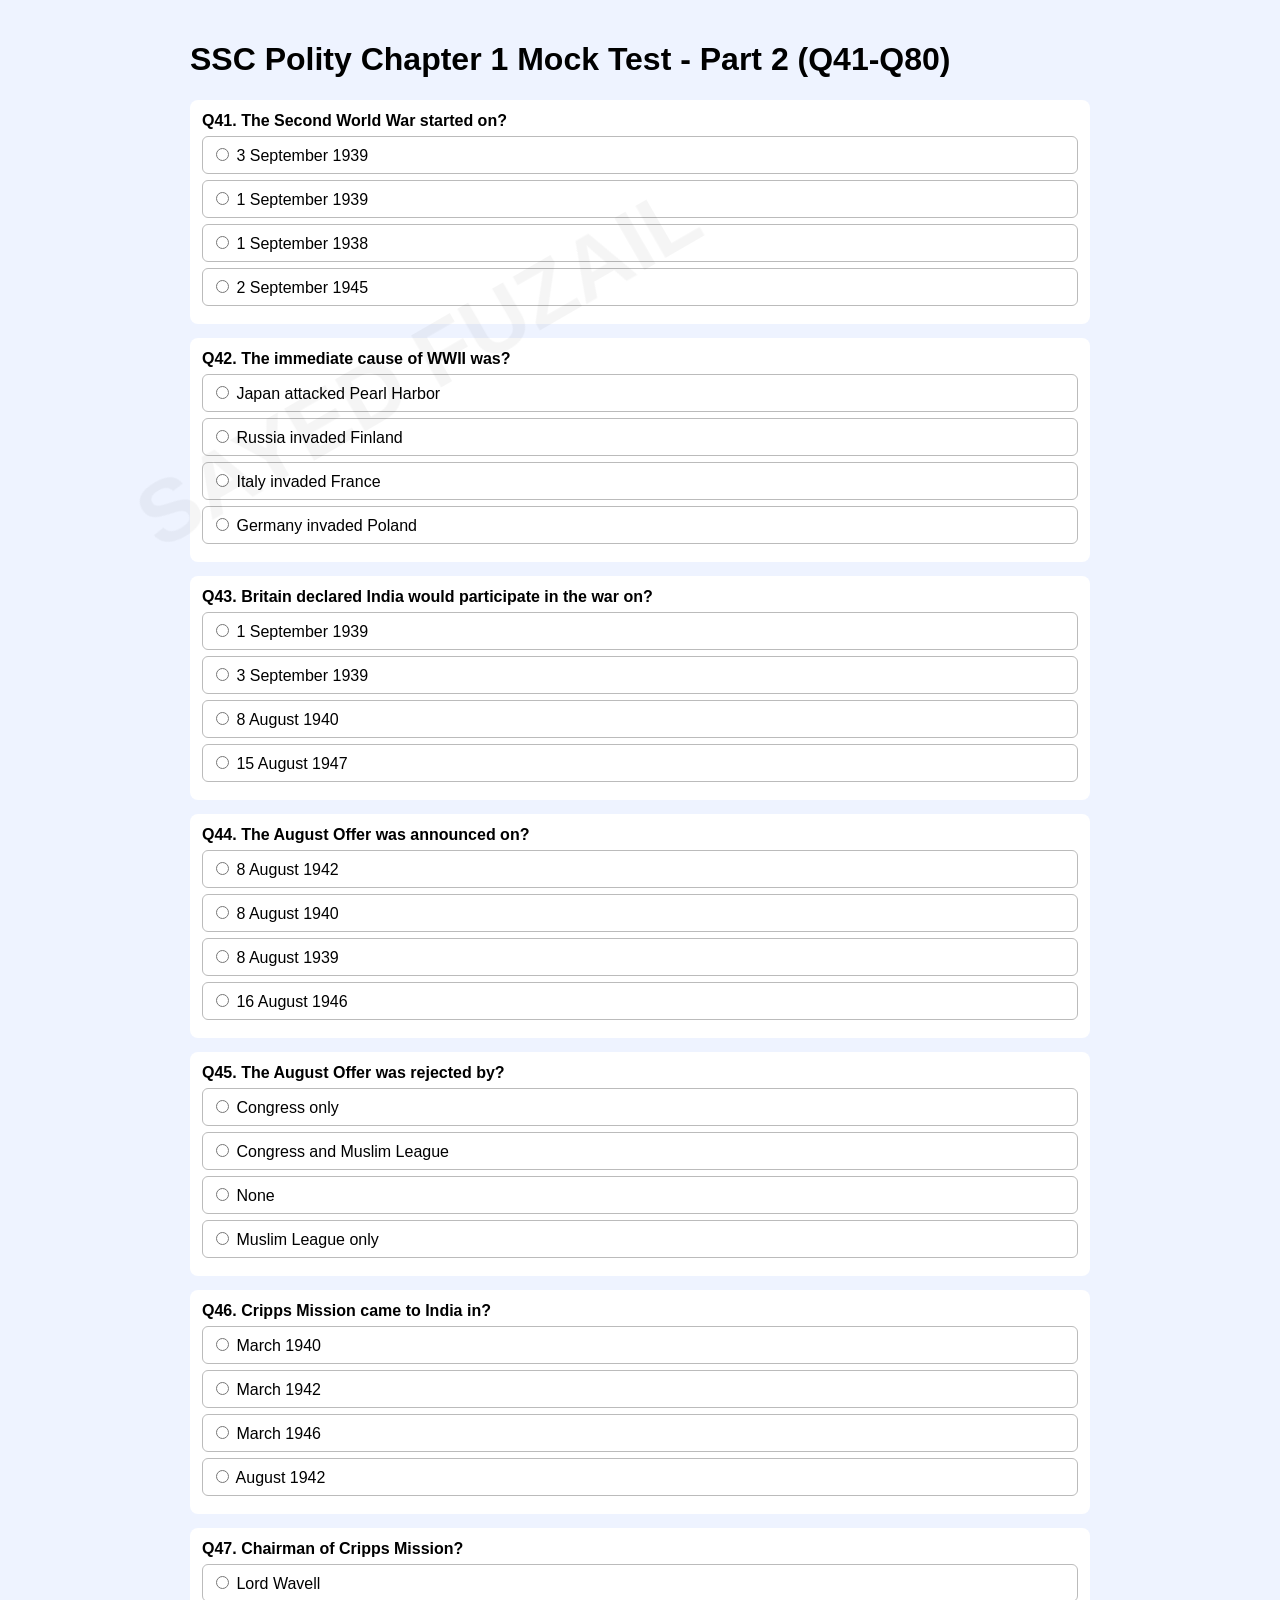
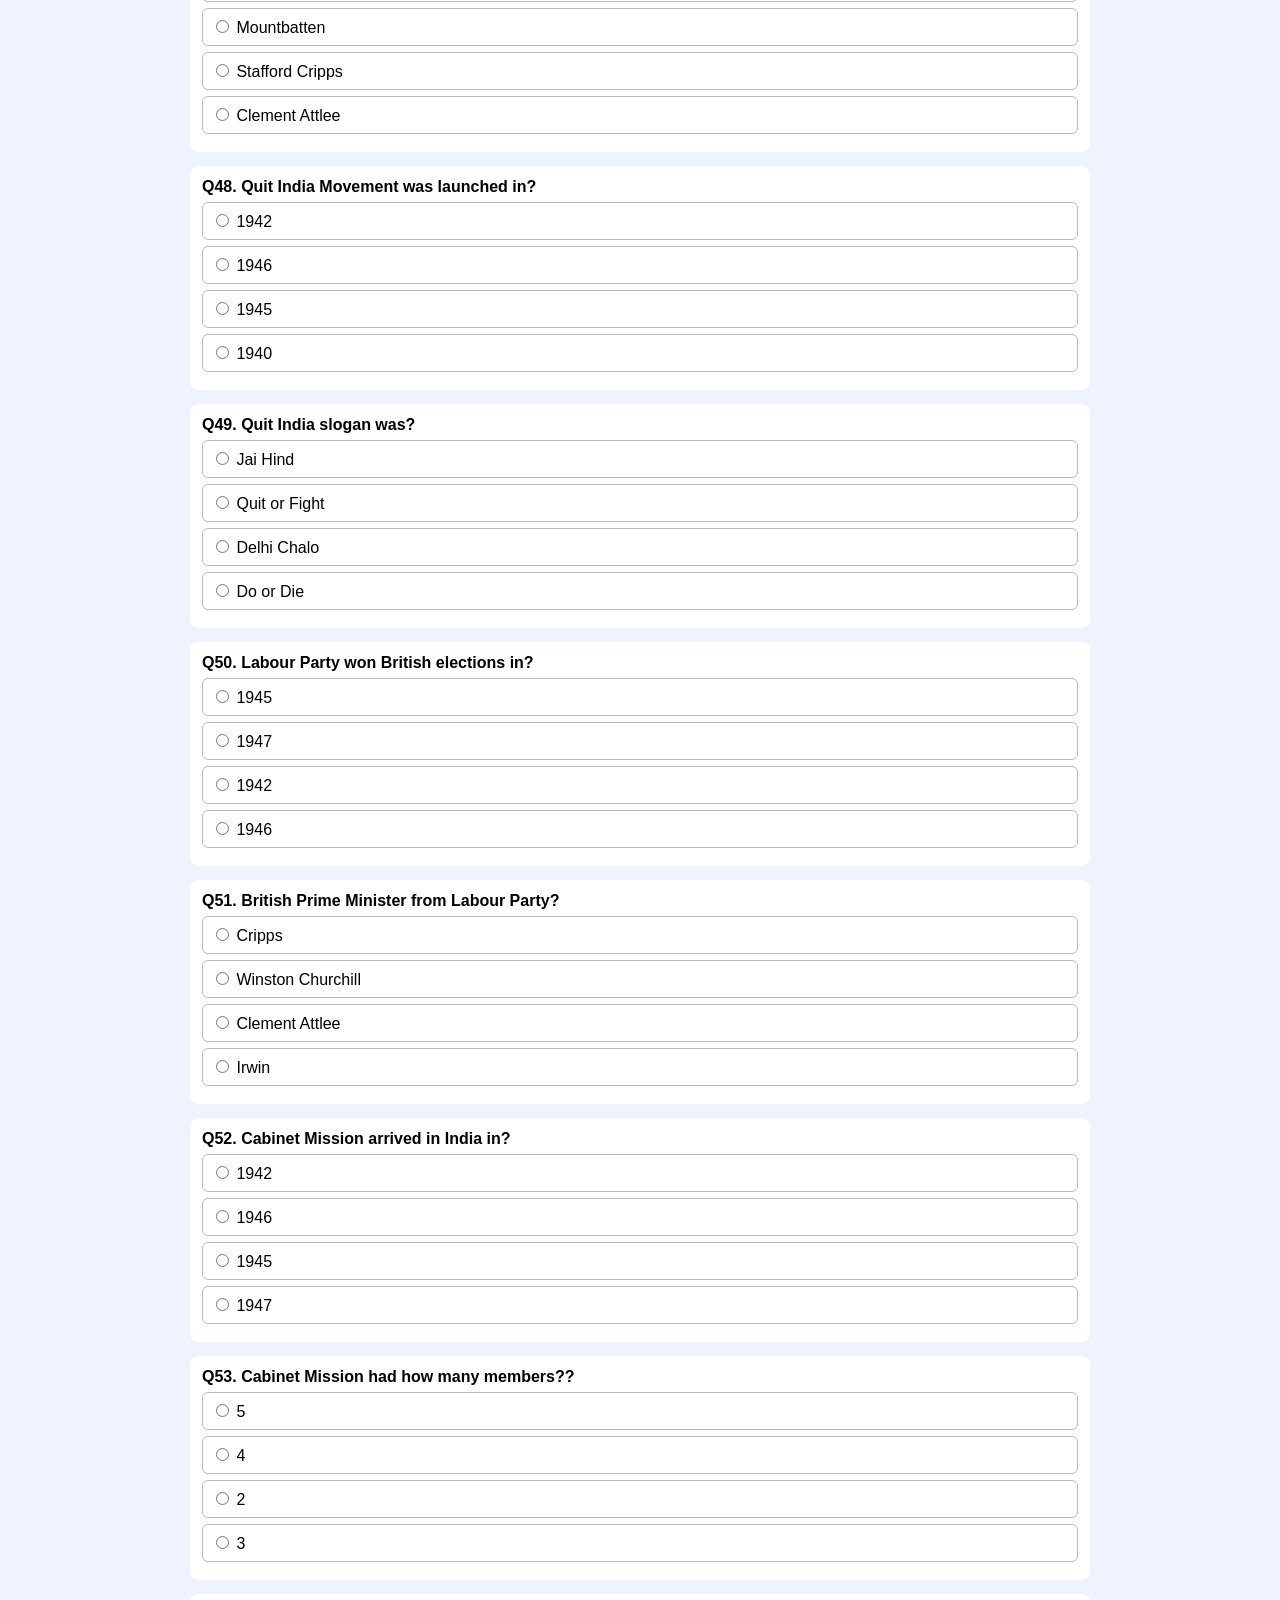
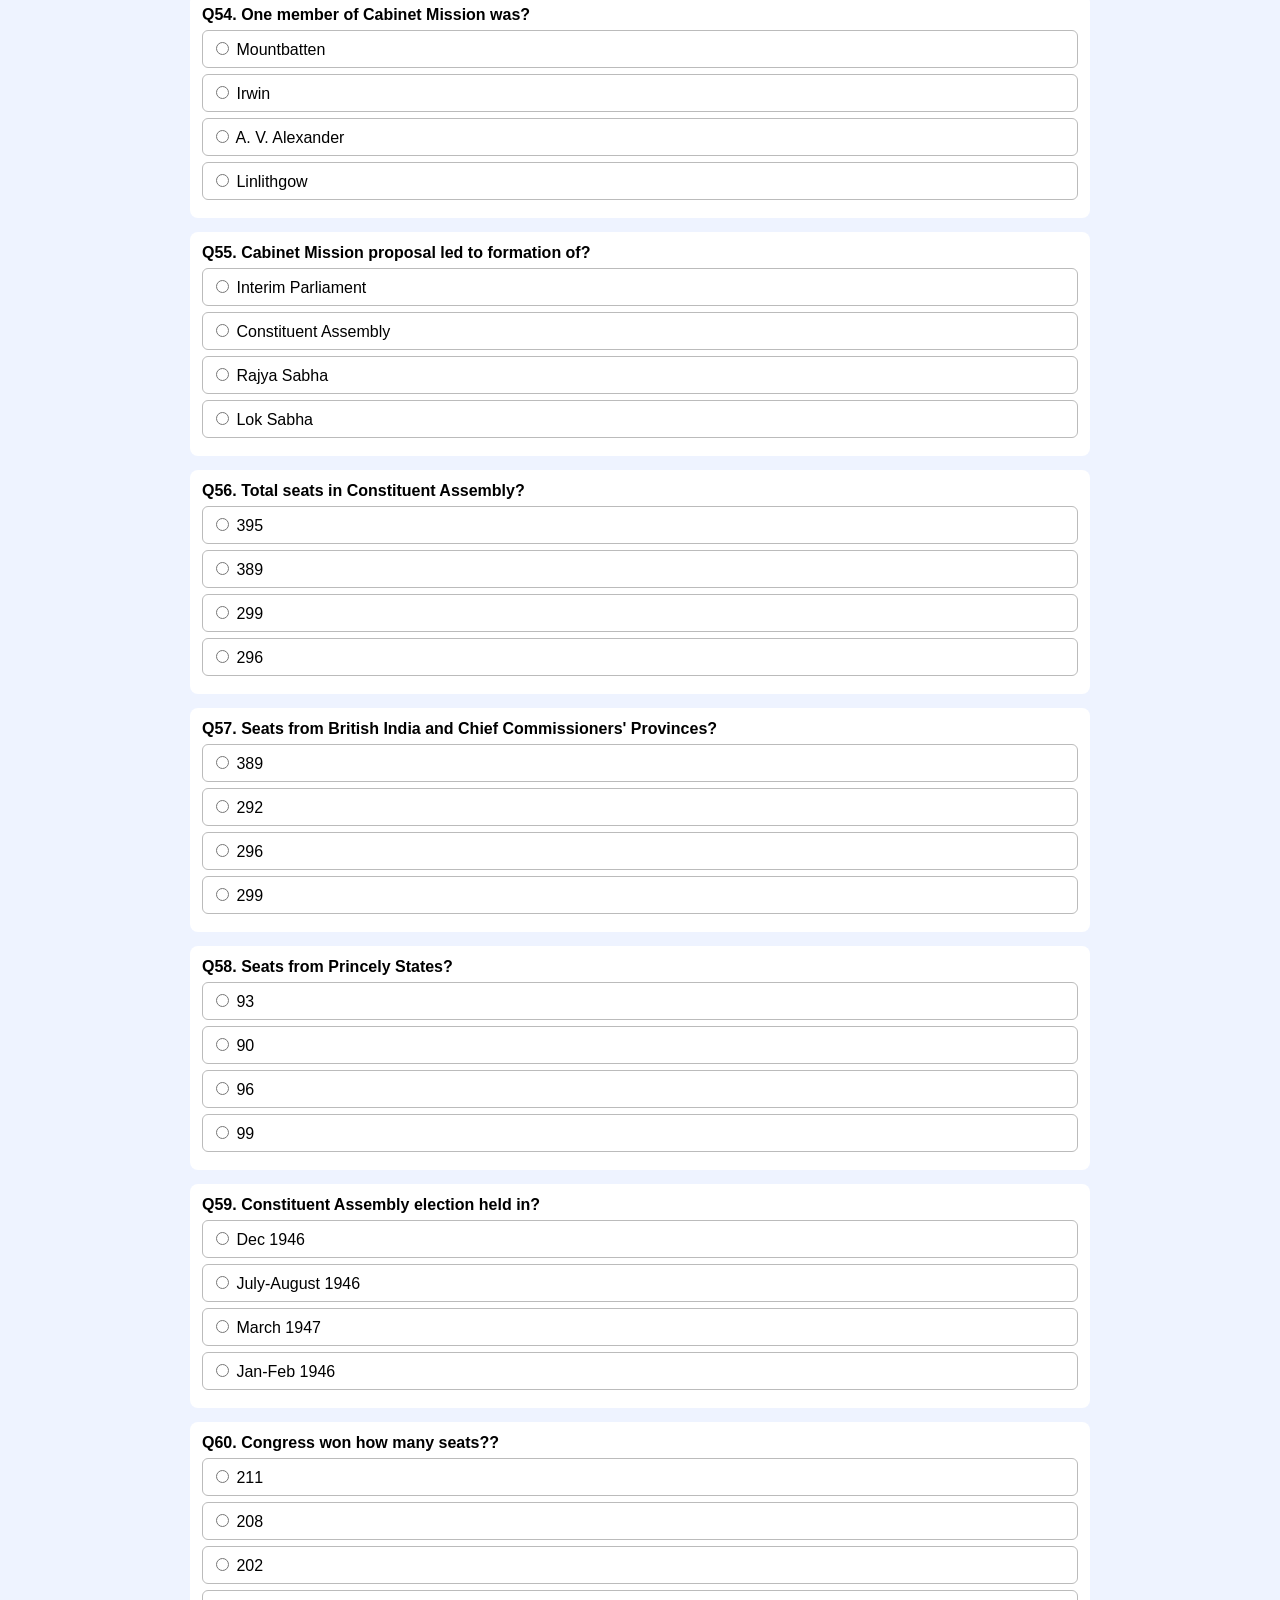
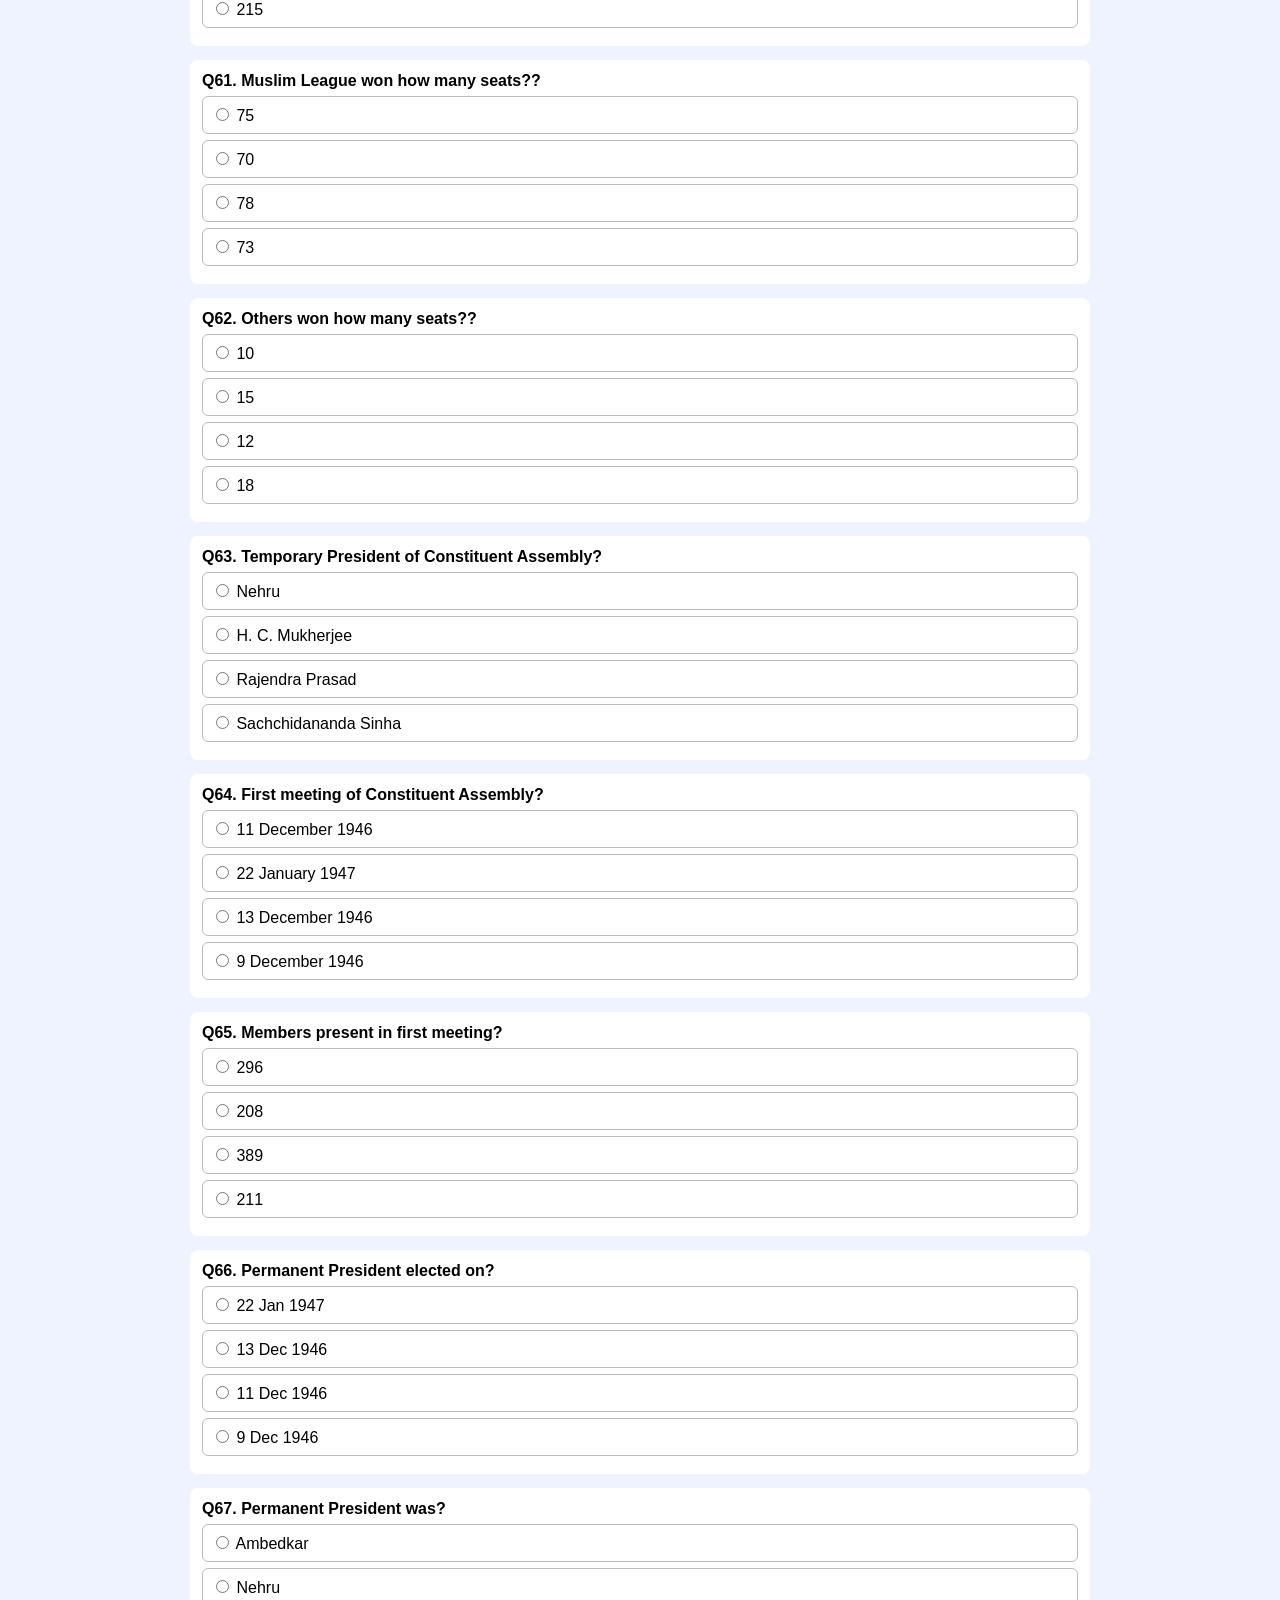
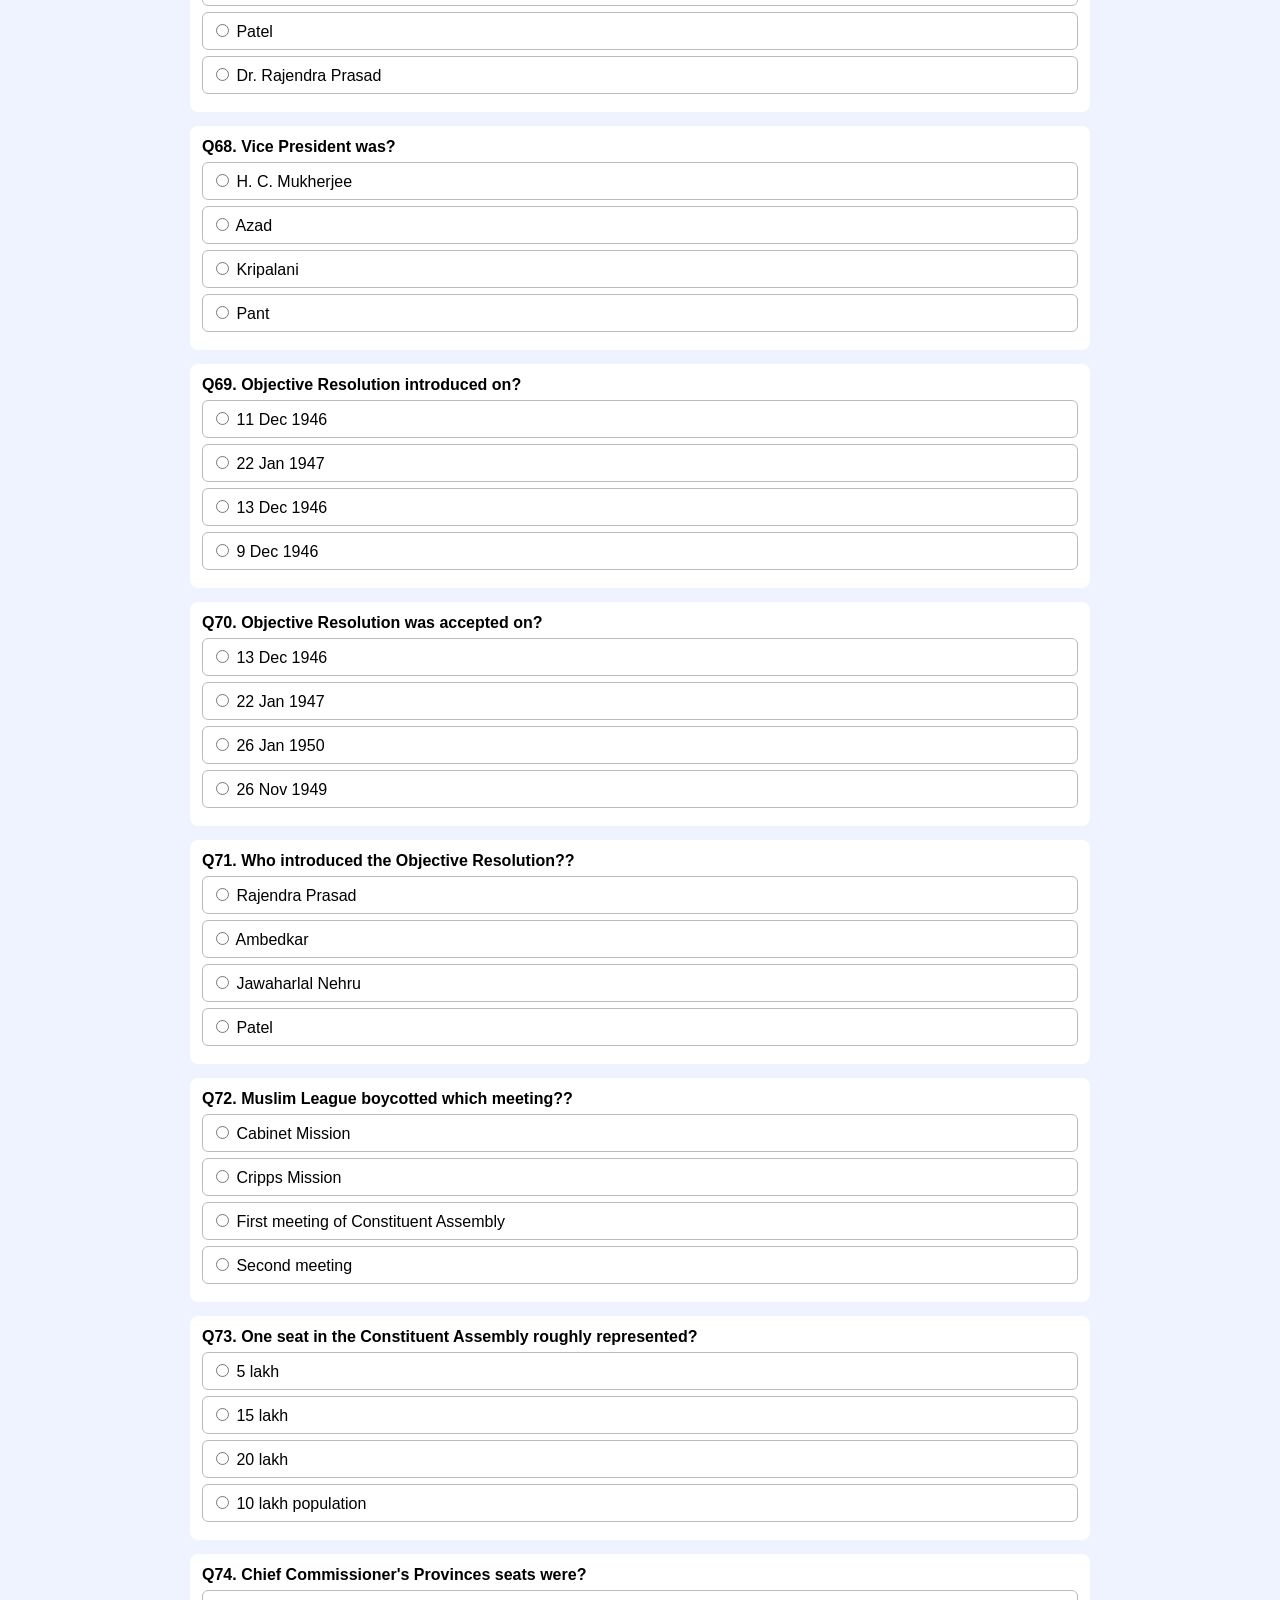
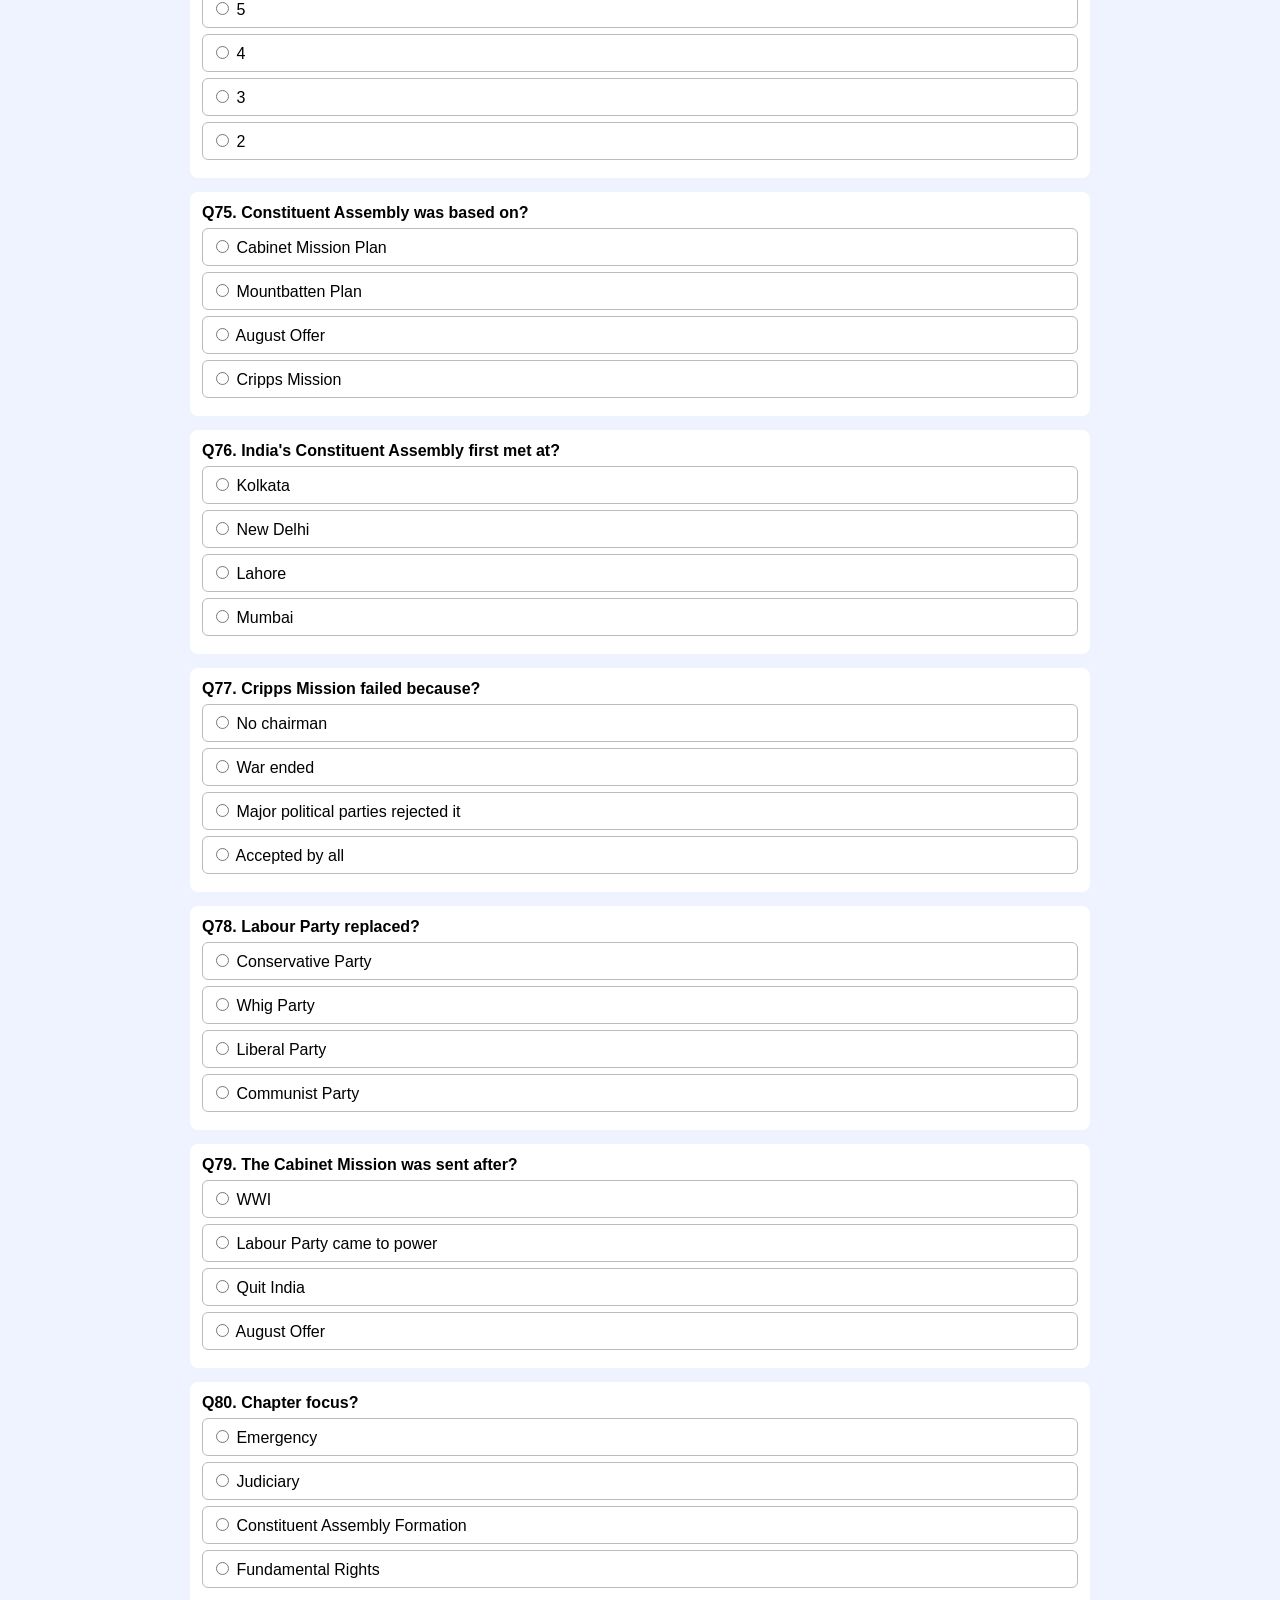
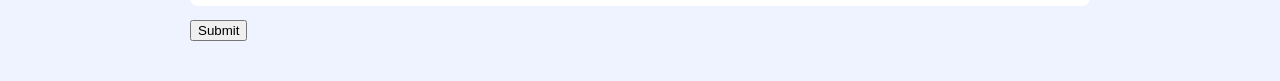
<file: assets/html/General Studies/Polity/Chapter-01-Indian-Constitution/Mocktest2.html>
<!doctype html><html><head><meta charset='utf-8'>
<title>SSC Polity Chapter 1 Part 2</title>
<style>
body{font-family:Arial;max-width:900px;margin:auto;padding:20px;background:#eef3ff}
body:before{content:"SAYED FUZAIL";position:fixed;top:35%;left:8%;font-size:88px;color:rgba(0,0,0,.04);transform:rotate(-30deg);font-weight:bold}
.q{background:#fff;padding:12px;margin:14px 0;border-radius:8px}
.opt{display:block;border:1px solid #bbb;border-radius:6px;padding:8px;margin:6px 0}
.correct{background:#c8f7c5}.wrong{background:#f8caca}
.exp{display:none;color:#0b5}
</style></head><body><h1>SSC Polity Chapter 1 Mock Test - Part 2 (Q41-Q80)</h1><form><div class='q'><b>Q41. The Second World War started on?</b><label class='opt'><input type='radio' name='q41' value='3 September 1939'> 3 September 1939</label><label class='opt'><input type='radio' name='q41' value='1 September 1939'> 1 September 1939</label><label class='opt'><input type='radio' name='q41' value='1 September 1938'> 1 September 1938</label><label class='opt'><input type='radio' name='q41' value='2 September 1945'> 2 September 1945</label><div class='exp' id='e41'></div></div><div class='q'><b>Q42. The immediate cause of WWII was?</b><label class='opt'><input type='radio' name='q42' value='Japan attacked Pearl Harbor'> Japan attacked Pearl Harbor</label><label class='opt'><input type='radio' name='q42' value='Russia invaded Finland'> Russia invaded Finland</label><label class='opt'><input type='radio' name='q42' value='Italy invaded France'> Italy invaded France</label><label class='opt'><input type='radio' name='q42' value='Germany invaded Poland'> Germany invaded Poland</label><div class='exp' id='e42'></div></div><div class='q'><b>Q43. Britain declared India would participate in the war on?</b><label class='opt'><input type='radio' name='q43' value='1 September 1939'> 1 September 1939</label><label class='opt'><input type='radio' name='q43' value='3 September 1939'> 3 September 1939</label><label class='opt'><input type='radio' name='q43' value='8 August 1940'> 8 August 1940</label><label class='opt'><input type='radio' name='q43' value='15 August 1947'> 15 August 1947</label><div class='exp' id='e43'></div></div><div class='q'><b>Q44. The August Offer was announced on?</b><label class='opt'><input type='radio' name='q44' value='8 August 1942'> 8 August 1942</label><label class='opt'><input type='radio' name='q44' value='8 August 1940'> 8 August 1940</label><label class='opt'><input type='radio' name='q44' value='8 August 1939'> 8 August 1939</label><label class='opt'><input type='radio' name='q44' value='16 August 1946'> 16 August 1946</label><div class='exp' id='e44'></div></div><div class='q'><b>Q45. The August Offer was rejected by?</b><label class='opt'><input type='radio' name='q45' value='Congress only'> Congress only</label><label class='opt'><input type='radio' name='q45' value='Congress and Muslim League'> Congress and Muslim League</label><label class='opt'><input type='radio' name='q45' value='None'> None</label><label class='opt'><input type='radio' name='q45' value='Muslim League only'> Muslim League only</label><div class='exp' id='e45'></div></div><div class='q'><b>Q46. Cripps Mission came to India in?</b><label class='opt'><input type='radio' name='q46' value='March 1940'> March 1940</label><label class='opt'><input type='radio' name='q46' value='March 1942'> March 1942</label><label class='opt'><input type='radio' name='q46' value='March 1946'> March 1946</label><label class='opt'><input type='radio' name='q46' value='August 1942'> August 1942</label><div class='exp' id='e46'></div></div><div class='q'><b>Q47. Chairman of Cripps Mission?</b><label class='opt'><input type='radio' name='q47' value='Lord Wavell'> Lord Wavell</label><label class='opt'><input type='radio' name='q47' value='Mountbatten'> Mountbatten</label><label class='opt'><input type='radio' name='q47' value='Stafford Cripps'> Stafford Cripps</label><label class='opt'><input type='radio' name='q47' value='Clement Attlee'> Clement Attlee</label><div class='exp' id='e47'></div></div><div class='q'><b>Q48. Quit India Movement was launched in?</b><label class='opt'><input type='radio' name='q48' value='1942'> 1942</label><label class='opt'><input type='radio' name='q48' value='1946'> 1946</label><label class='opt'><input type='radio' name='q48' value='1945'> 1945</label><label class='opt'><input type='radio' name='q48' value='1940'> 1940</label><div class='exp' id='e48'></div></div><div class='q'><b>Q49. Quit India slogan was?</b><label class='opt'><input type='radio' name='q49' value='Jai Hind'> Jai Hind</label><label class='opt'><input type='radio' name='q49' value='Quit or Fight'> Quit or Fight</label><label class='opt'><input type='radio' name='q49' value='Delhi Chalo'> Delhi Chalo</label><label class='opt'><input type='radio' name='q49' value='Do or Die'> Do or Die</label><div class='exp' id='e49'></div></div><div class='q'><b>Q50. Labour Party won British elections in?</b><label class='opt'><input type='radio' name='q50' value='1945'> 1945</label><label class='opt'><input type='radio' name='q50' value='1947'> 1947</label><label class='opt'><input type='radio' name='q50' value='1942'> 1942</label><label class='opt'><input type='radio' name='q50' value='1946'> 1946</label><div class='exp' id='e50'></div></div><div class='q'><b>Q51. British Prime Minister from Labour Party?</b><label class='opt'><input type='radio' name='q51' value='Cripps'> Cripps</label><label class='opt'><input type='radio' name='q51' value='Winston Churchill'> Winston Churchill</label><label class='opt'><input type='radio' name='q51' value='Clement Attlee'> Clement Attlee</label><label class='opt'><input type='radio' name='q51' value='Irwin'> Irwin</label><div class='exp' id='e51'></div></div><div class='q'><b>Q52. Cabinet Mission arrived in India in?</b><label class='opt'><input type='radio' name='q52' value='1942'> 1942</label><label class='opt'><input type='radio' name='q52' value='1946'> 1946</label><label class='opt'><input type='radio' name='q52' value='1945'> 1945</label><label class='opt'><input type='radio' name='q52' value='1947'> 1947</label><div class='exp' id='e52'></div></div><div class='q'><b>Q53. Cabinet Mission had how many members??</b><label class='opt'><input type='radio' name='q53' value='5'> 5</label><label class='opt'><input type='radio' name='q53' value='4'> 4</label><label class='opt'><input type='radio' name='q53' value='2'> 2</label><label class='opt'><input type='radio' name='q53' value='3'> 3</label><div class='exp' id='e53'></div></div><div class='q'><b>Q54. One member of Cabinet Mission was?</b><label class='opt'><input type='radio' name='q54' value='Mountbatten'> Mountbatten</label><label class='opt'><input type='radio' name='q54' value='Irwin'> Irwin</label><label class='opt'><input type='radio' name='q54' value='A. V. Alexander'> A. V. Alexander</label><label class='opt'><input type='radio' name='q54' value='Linlithgow'> Linlithgow</label><div class='exp' id='e54'></div></div><div class='q'><b>Q55. Cabinet Mission proposal led to formation of?</b><label class='opt'><input type='radio' name='q55' value='Interim Parliament'> Interim Parliament</label><label class='opt'><input type='radio' name='q55' value='Constituent Assembly'> Constituent Assembly</label><label class='opt'><input type='radio' name='q55' value='Rajya Sabha'> Rajya Sabha</label><label class='opt'><input type='radio' name='q55' value='Lok Sabha'> Lok Sabha</label><div class='exp' id='e55'></div></div><div class='q'><b>Q56. Total seats in Constituent Assembly?</b><label class='opt'><input type='radio' name='q56' value='395'> 395</label><label class='opt'><input type='radio' name='q56' value='389'> 389</label><label class='opt'><input type='radio' name='q56' value='299'> 299</label><label class='opt'><input type='radio' name='q56' value='296'> 296</label><div class='exp' id='e56'></div></div><div class='q'><b>Q57. Seats from British India and Chief Commissioners' Provinces?</b><label class='opt'><input type='radio' name='q57' value='389'> 389</label><label class='opt'><input type='radio' name='q57' value='292'> 292</label><label class='opt'><input type='radio' name='q57' value='296'> 296</label><label class='opt'><input type='radio' name='q57' value='299'> 299</label><div class='exp' id='e57'></div></div><div class='q'><b>Q58. Seats from Princely States?</b><label class='opt'><input type='radio' name='q58' value='93'> 93</label><label class='opt'><input type='radio' name='q58' value='90'> 90</label><label class='opt'><input type='radio' name='q58' value='96'> 96</label><label class='opt'><input type='radio' name='q58' value='99'> 99</label><div class='exp' id='e58'></div></div><div class='q'><b>Q59. Constituent Assembly election held in?</b><label class='opt'><input type='radio' name='q59' value='Dec 1946'> Dec 1946</label><label class='opt'><input type='radio' name='q59' value='July-August 1946'> July-August 1946</label><label class='opt'><input type='radio' name='q59' value='March 1947'> March 1947</label><label class='opt'><input type='radio' name='q59' value='Jan-Feb 1946'> Jan-Feb 1946</label><div class='exp' id='e59'></div></div><div class='q'><b>Q60. Congress won how many seats??</b><label class='opt'><input type='radio' name='q60' value='211'> 211</label><label class='opt'><input type='radio' name='q60' value='208'> 208</label><label class='opt'><input type='radio' name='q60' value='202'> 202</label><label class='opt'><input type='radio' name='q60' value='215'> 215</label><div class='exp' id='e60'></div></div><div class='q'><b>Q61. Muslim League won how many seats??</b><label class='opt'><input type='radio' name='q61' value='75'> 75</label><label class='opt'><input type='radio' name='q61' value='70'> 70</label><label class='opt'><input type='radio' name='q61' value='78'> 78</label><label class='opt'><input type='radio' name='q61' value='73'> 73</label><div class='exp' id='e61'></div></div><div class='q'><b>Q62. Others won how many seats??</b><label class='opt'><input type='radio' name='q62' value='10'> 10</label><label class='opt'><input type='radio' name='q62' value='15'> 15</label><label class='opt'><input type='radio' name='q62' value='12'> 12</label><label class='opt'><input type='radio' name='q62' value='18'> 18</label><div class='exp' id='e62'></div></div><div class='q'><b>Q63. Temporary President of Constituent Assembly?</b><label class='opt'><input type='radio' name='q63' value='Nehru'> Nehru</label><label class='opt'><input type='radio' name='q63' value='H. C. Mukherjee'> H. C. Mukherjee</label><label class='opt'><input type='radio' name='q63' value='Rajendra Prasad'> Rajendra Prasad</label><label class='opt'><input type='radio' name='q63' value='Sachchidananda Sinha'> Sachchidananda Sinha</label><div class='exp' id='e63'></div></div><div class='q'><b>Q64. First meeting of Constituent Assembly?</b><label class='opt'><input type='radio' name='q64' value='11 December 1946'> 11 December 1946</label><label class='opt'><input type='radio' name='q64' value='22 January 1947'> 22 January 1947</label><label class='opt'><input type='radio' name='q64' value='13 December 1946'> 13 December 1946</label><label class='opt'><input type='radio' name='q64' value='9 December 1946'> 9 December 1946</label><div class='exp' id='e64'></div></div><div class='q'><b>Q65. Members present in first meeting?</b><label class='opt'><input type='radio' name='q65' value='296'> 296</label><label class='opt'><input type='radio' name='q65' value='208'> 208</label><label class='opt'><input type='radio' name='q65' value='389'> 389</label><label class='opt'><input type='radio' name='q65' value='211'> 211</label><div class='exp' id='e65'></div></div><div class='q'><b>Q66. Permanent President elected on?</b><label class='opt'><input type='radio' name='q66' value='22 Jan 1947'> 22 Jan 1947</label><label class='opt'><input type='radio' name='q66' value='13 Dec 1946'> 13 Dec 1946</label><label class='opt'><input type='radio' name='q66' value='11 Dec 1946'> 11 Dec 1946</label><label class='opt'><input type='radio' name='q66' value='9 Dec 1946'> 9 Dec 1946</label><div class='exp' id='e66'></div></div><div class='q'><b>Q67. Permanent President was?</b><label class='opt'><input type='radio' name='q67' value='Ambedkar'> Ambedkar</label><label class='opt'><input type='radio' name='q67' value='Nehru'> Nehru</label><label class='opt'><input type='radio' name='q67' value='Patel'> Patel</label><label class='opt'><input type='radio' name='q67' value='Dr. Rajendra Prasad'> Dr. Rajendra Prasad</label><div class='exp' id='e67'></div></div><div class='q'><b>Q68. Vice President was?</b><label class='opt'><input type='radio' name='q68' value='H. C. Mukherjee'> H. C. Mukherjee</label><label class='opt'><input type='radio' name='q68' value='Azad'> Azad</label><label class='opt'><input type='radio' name='q68' value='Kripalani'> Kripalani</label><label class='opt'><input type='radio' name='q68' value='Pant'> Pant</label><div class='exp' id='e68'></div></div><div class='q'><b>Q69. Objective Resolution introduced on?</b><label class='opt'><input type='radio' name='q69' value='11 Dec 1946'> 11 Dec 1946</label><label class='opt'><input type='radio' name='q69' value='22 Jan 1947'> 22 Jan 1947</label><label class='opt'><input type='radio' name='q69' value='13 Dec 1946'> 13 Dec 1946</label><label class='opt'><input type='radio' name='q69' value='9 Dec 1946'> 9 Dec 1946</label><div class='exp' id='e69'></div></div><div class='q'><b>Q70. Objective Resolution was accepted on?</b><label class='opt'><input type='radio' name='q70' value='13 Dec 1946'> 13 Dec 1946</label><label class='opt'><input type='radio' name='q70' value='22 Jan 1947'> 22 Jan 1947</label><label class='opt'><input type='radio' name='q70' value='26 Jan 1950'> 26 Jan 1950</label><label class='opt'><input type='radio' name='q70' value='26 Nov 1949'> 26 Nov 1949</label><div class='exp' id='e70'></div></div><div class='q'><b>Q71. Who introduced the Objective Resolution??</b><label class='opt'><input type='radio' name='q71' value='Rajendra Prasad'> Rajendra Prasad</label><label class='opt'><input type='radio' name='q71' value='Ambedkar'> Ambedkar</label><label class='opt'><input type='radio' name='q71' value='Jawaharlal Nehru'> Jawaharlal Nehru</label><label class='opt'><input type='radio' name='q71' value='Patel'> Patel</label><div class='exp' id='e71'></div></div><div class='q'><b>Q72. Muslim League boycotted which meeting??</b><label class='opt'><input type='radio' name='q72' value='Cabinet Mission'> Cabinet Mission</label><label class='opt'><input type='radio' name='q72' value='Cripps Mission'> Cripps Mission</label><label class='opt'><input type='radio' name='q72' value='First meeting of Constituent Assembly'> First meeting of Constituent Assembly</label><label class='opt'><input type='radio' name='q72' value='Second meeting'> Second meeting</label><div class='exp' id='e72'></div></div><div class='q'><b>Q73. One seat in the Constituent Assembly roughly represented?</b><label class='opt'><input type='radio' name='q73' value='5 lakh'> 5 lakh</label><label class='opt'><input type='radio' name='q73' value='15 lakh'> 15 lakh</label><label class='opt'><input type='radio' name='q73' value='20 lakh'> 20 lakh</label><label class='opt'><input type='radio' name='q73' value='10 lakh population'> 10 lakh population</label><div class='exp' id='e73'></div></div><div class='q'><b>Q74. Chief Commissioner's Provinces seats were?</b><label class='opt'><input type='radio' name='q74' value='5'> 5</label><label class='opt'><input type='radio' name='q74' value='4'> 4</label><label class='opt'><input type='radio' name='q74' value='3'> 3</label><label class='opt'><input type='radio' name='q74' value='2'> 2</label><div class='exp' id='e74'></div></div><div class='q'><b>Q75. Constituent Assembly was based on?</b><label class='opt'><input type='radio' name='q75' value='Cabinet Mission Plan'> Cabinet Mission Plan</label><label class='opt'><input type='radio' name='q75' value='Mountbatten Plan'> Mountbatten Plan</label><label class='opt'><input type='radio' name='q75' value='August Offer'> August Offer</label><label class='opt'><input type='radio' name='q75' value='Cripps Mission'> Cripps Mission</label><div class='exp' id='e75'></div></div><div class='q'><b>Q76. India's Constituent Assembly first met at?</b><label class='opt'><input type='radio' name='q76' value='Kolkata'> Kolkata</label><label class='opt'><input type='radio' name='q76' value='New Delhi'> New Delhi</label><label class='opt'><input type='radio' name='q76' value='Lahore'> Lahore</label><label class='opt'><input type='radio' name='q76' value='Mumbai'> Mumbai</label><div class='exp' id='e76'></div></div><div class='q'><b>Q77. Cripps Mission failed because?</b><label class='opt'><input type='radio' name='q77' value='No chairman'> No chairman</label><label class='opt'><input type='radio' name='q77' value='War ended'> War ended</label><label class='opt'><input type='radio' name='q77' value='Major political parties rejected it'> Major political parties rejected it</label><label class='opt'><input type='radio' name='q77' value='Accepted by all'> Accepted by all</label><div class='exp' id='e77'></div></div><div class='q'><b>Q78. Labour Party replaced?</b><label class='opt'><input type='radio' name='q78' value='Conservative Party'> Conservative Party</label><label class='opt'><input type='radio' name='q78' value='Whig Party'> Whig Party</label><label class='opt'><input type='radio' name='q78' value='Liberal Party'> Liberal Party</label><label class='opt'><input type='radio' name='q78' value='Communist Party'> Communist Party</label><div class='exp' id='e78'></div></div><div class='q'><b>Q79. The Cabinet Mission was sent after?</b><label class='opt'><input type='radio' name='q79' value='WWI'> WWI</label><label class='opt'><input type='radio' name='q79' value='Labour Party came to power'> Labour Party came to power</label><label class='opt'><input type='radio' name='q79' value='Quit India'> Quit India</label><label class='opt'><input type='radio' name='q79' value='August Offer'> August Offer</label><div class='exp' id='e79'></div></div><div class='q'><b>Q80. Chapter focus?</b><label class='opt'><input type='radio' name='q80' value='Emergency'> Emergency</label><label class='opt'><input type='radio' name='q80' value='Judiciary'> Judiciary</label><label class='opt'><input type='radio' name='q80' value='Constituent Assembly Formation'> Constituent Assembly Formation</label><label class='opt'><input type='radio' name='q80' value='Fundamental Rights'> Fundamental Rights</label><div class='exp' id='e80'></div></div><button type='button' onclick='check()'>Submit</button><h2 id='score'></h2>
<script>
const ans=['1 September 1939', 'Germany invaded Poland', '3 September 1939', '8 August 1940', 'Congress and Muslim League', 'March 1942', 'Stafford Cripps', '1942', 'Do or Die', '1945', 'Clement Attlee', '1946', '3', 'A. V. Alexander', 'Constituent Assembly', '389', '296', '93', 'July-August 1946', '208', '73', '15', 'Sachchidananda Sinha', '9 December 1946', '208', '11 December 1946', 'Dr. Rajendra Prasad', 'H. C. Mukherjee', '13 December 1946', '22 January 1947', 'Jawaharlal Nehru', 'First meeting of Constituent Assembly', '10 lakh population', '4', 'Cabinet Mission Plan', 'New Delhi', 'Major political parties rejected it', 'Conservative Party', 'Labour Party came to power', 'Constituent Assembly Formation'];
const exp=['Correct Answer: 1 September 1939', 'Correct Answer: Germany invaded Poland', 'Correct Answer: 3 September 1939', 'Correct Answer: 8 August 1940', 'Correct Answer: Congress and Muslim League', 'Correct Answer: March 1942', 'Correct Answer: Stafford Cripps', 'Correct Answer: 1942', 'Correct Answer: Do or Die', 'Correct Answer: 1945', 'Correct Answer: Clement Attlee', 'Correct Answer: 1946', 'Correct Answer: 3', 'Correct Answer: A. V. Alexander', 'Correct Answer: Constituent Assembly', 'Correct Answer: 389', 'Correct Answer: 296', 'Correct Answer: 93', 'Correct Answer: July-August 1946', 'Correct Answer: 208', 'Correct Answer: 73', 'Correct Answer: 15', 'Correct Answer: Sachchidananda Sinha', 'Correct Answer: 9 December 1946', 'Correct Answer: 208', 'Correct Answer: 11 December 1946', 'Correct Answer: Dr. Rajendra Prasad', 'Correct Answer: H. C. Mukherjee', 'Correct Answer: 13 December 1946', 'Correct Answer: 22 January 1947', 'Correct Answer: Jawaharlal Nehru', 'Correct Answer: First meeting of Constituent Assembly', 'Correct Answer: 10 lakh population', 'Correct Answer: 4', 'Correct Answer: Cabinet Mission Plan', 'Correct Answer: New Delhi', 'Correct Answer: Major political parties rejected it', 'Correct Answer: Conservative Party', 'Correct Answer: Labour Party came to power', 'Correct Answer: Constituent Assembly Formation'];
function check(){
let s=0;
for(let idx=0;idx<ans.length;idx++){let q=41+idx;
let all=document.querySelectorAll('input[name=q'+q+']');
let sel=document.querySelector('input[name=q'+q+']:checked');
all.forEach(x=>{x.parentElement.classList.remove('correct','wrong');if(x.value===ans[idx])x.parentElement.classList.add('correct');});
if(sel){if(sel.value===ans[idx])s++;else sel.parentElement.classList.add('wrong');}
let d=document.getElementById('e'+q);d.style.display='block';d.innerHTML='✔ '+exp[idx];
}
document.getElementById('score').innerHTML='Score: '+s+' / '+ans.length;
}
</script></form></body></html>
</file>
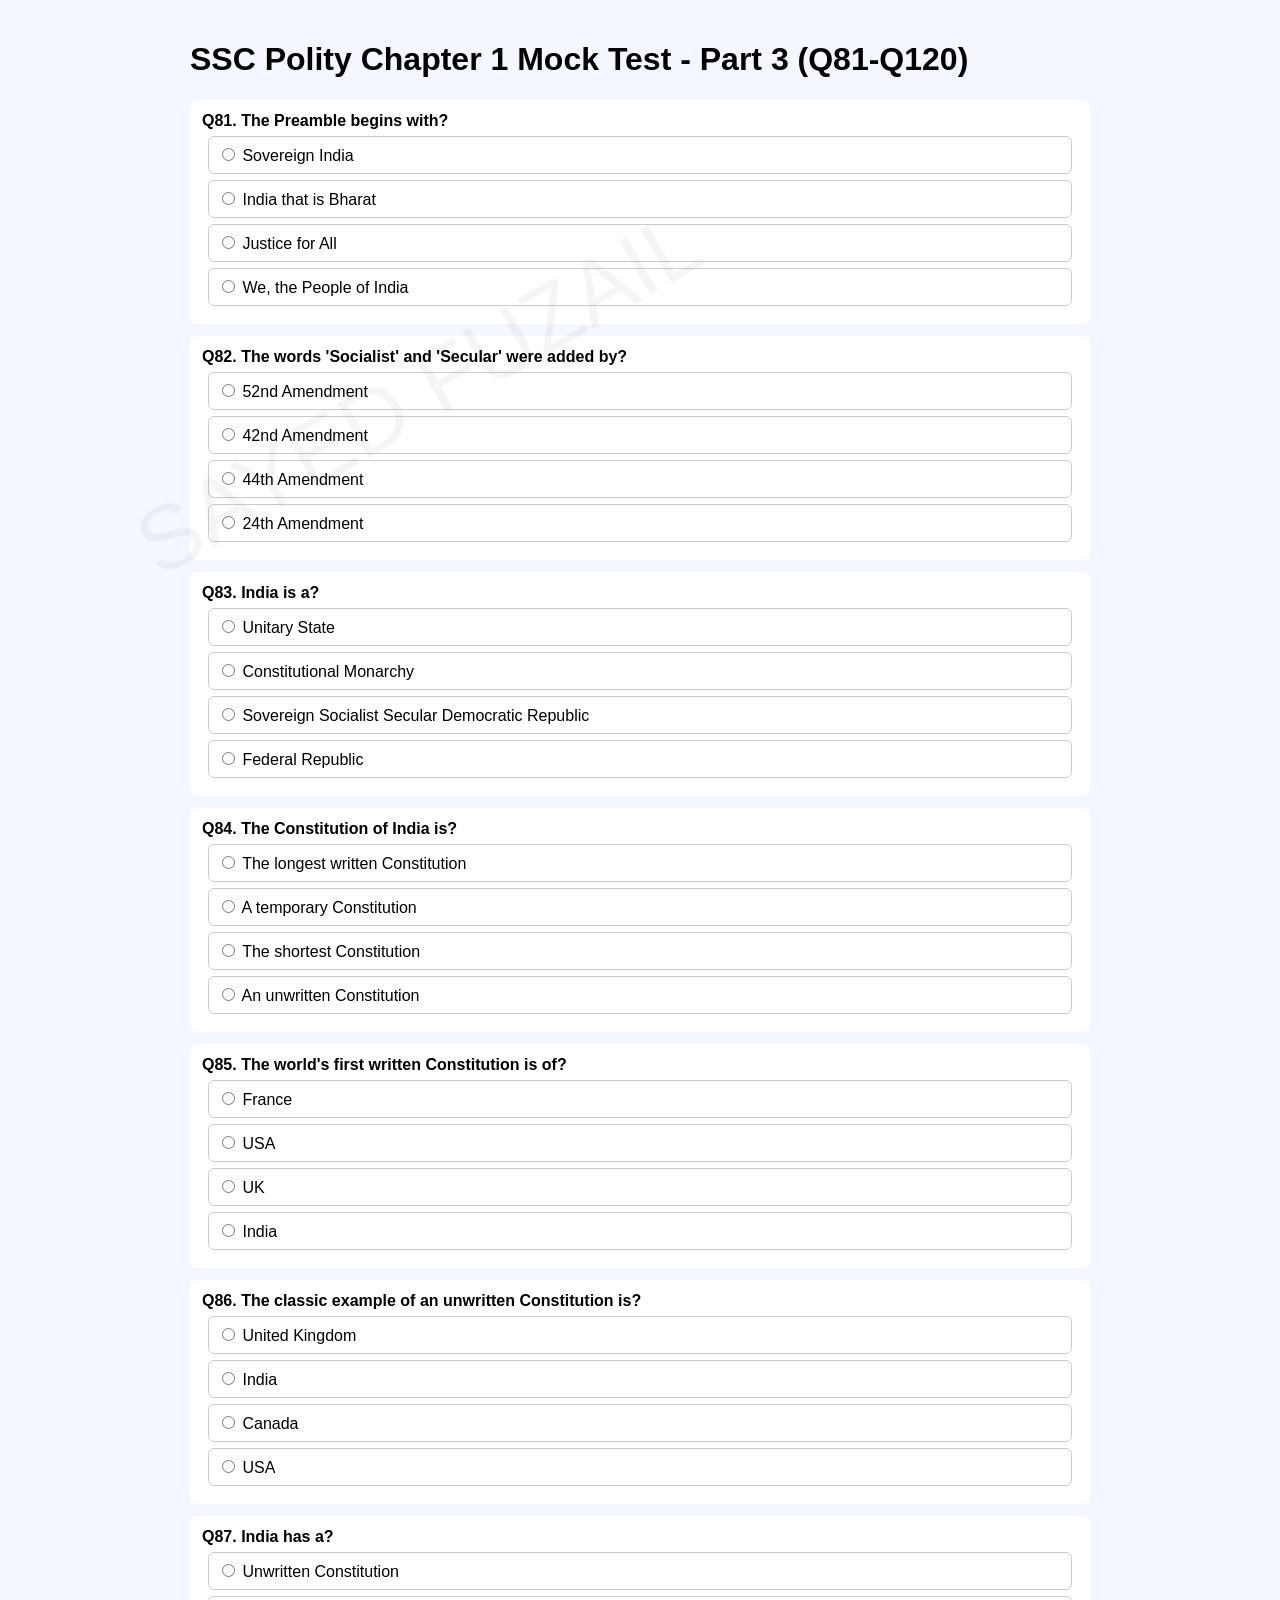
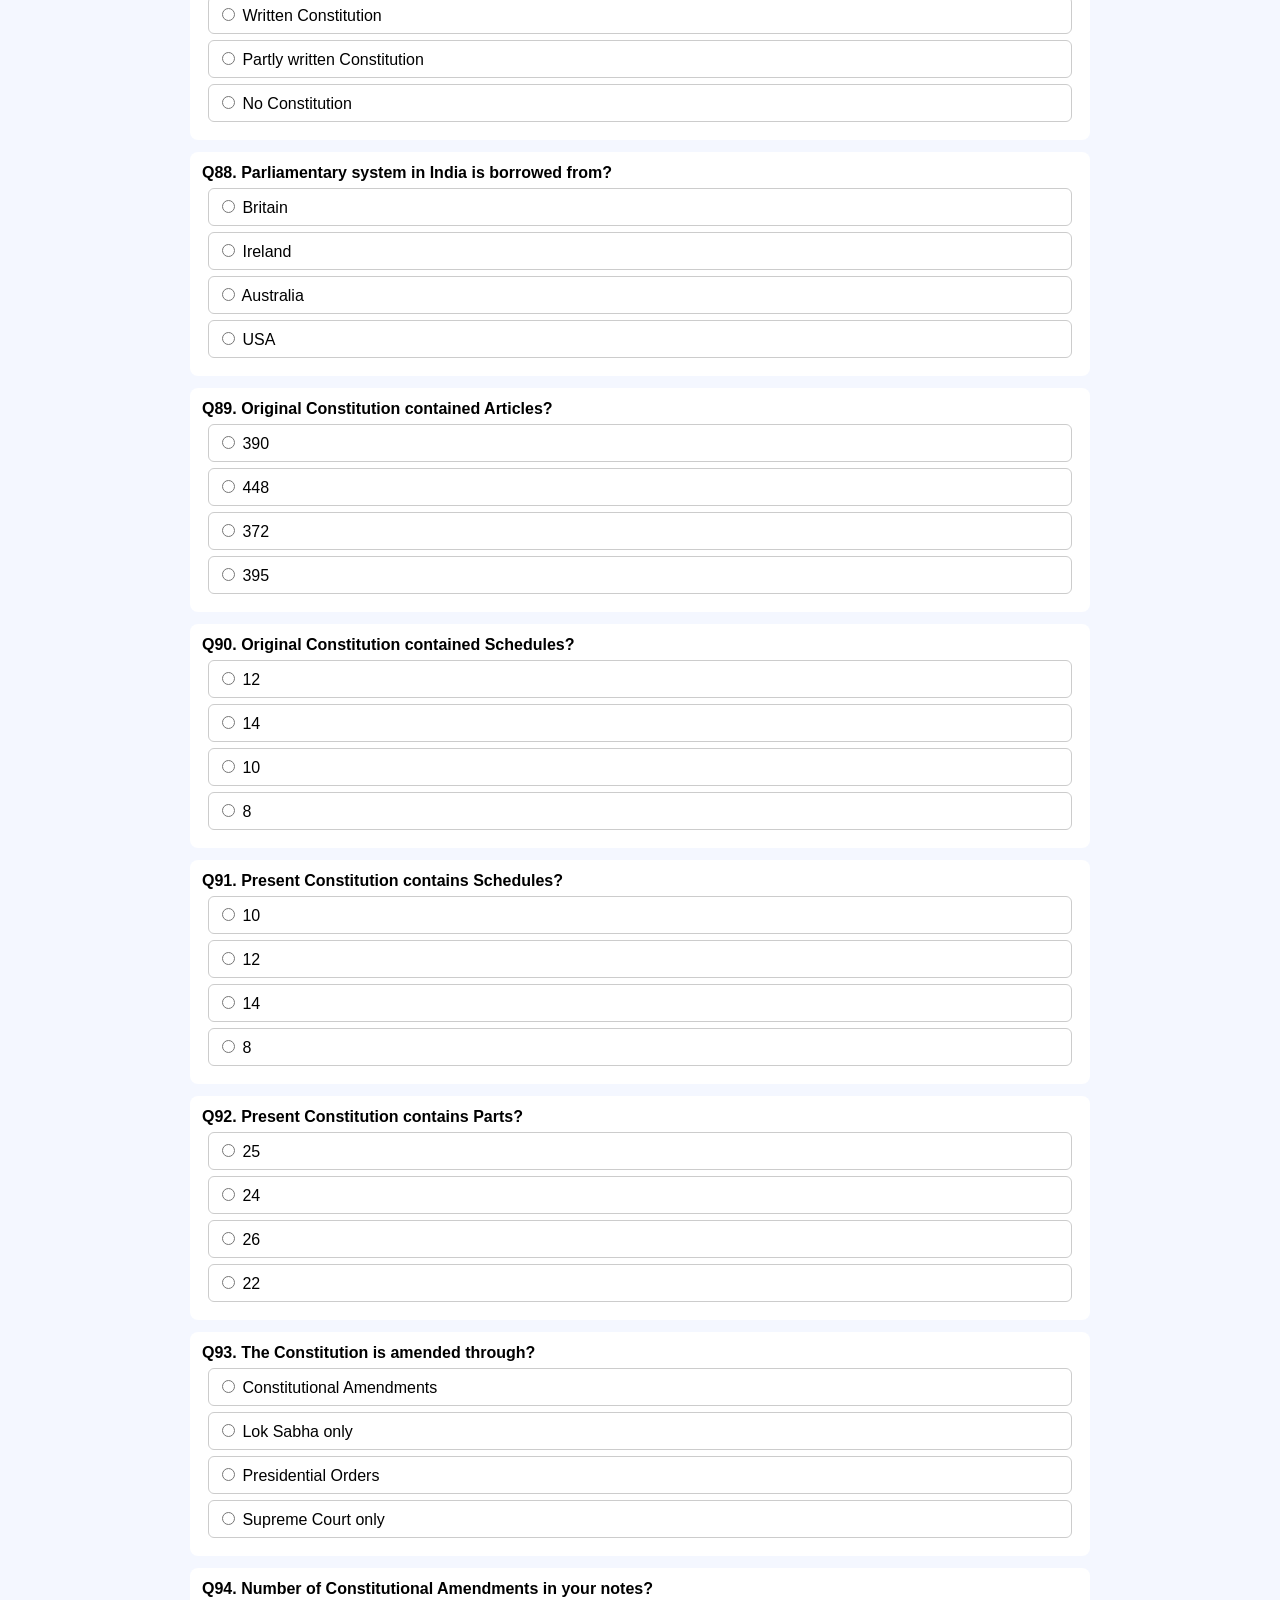
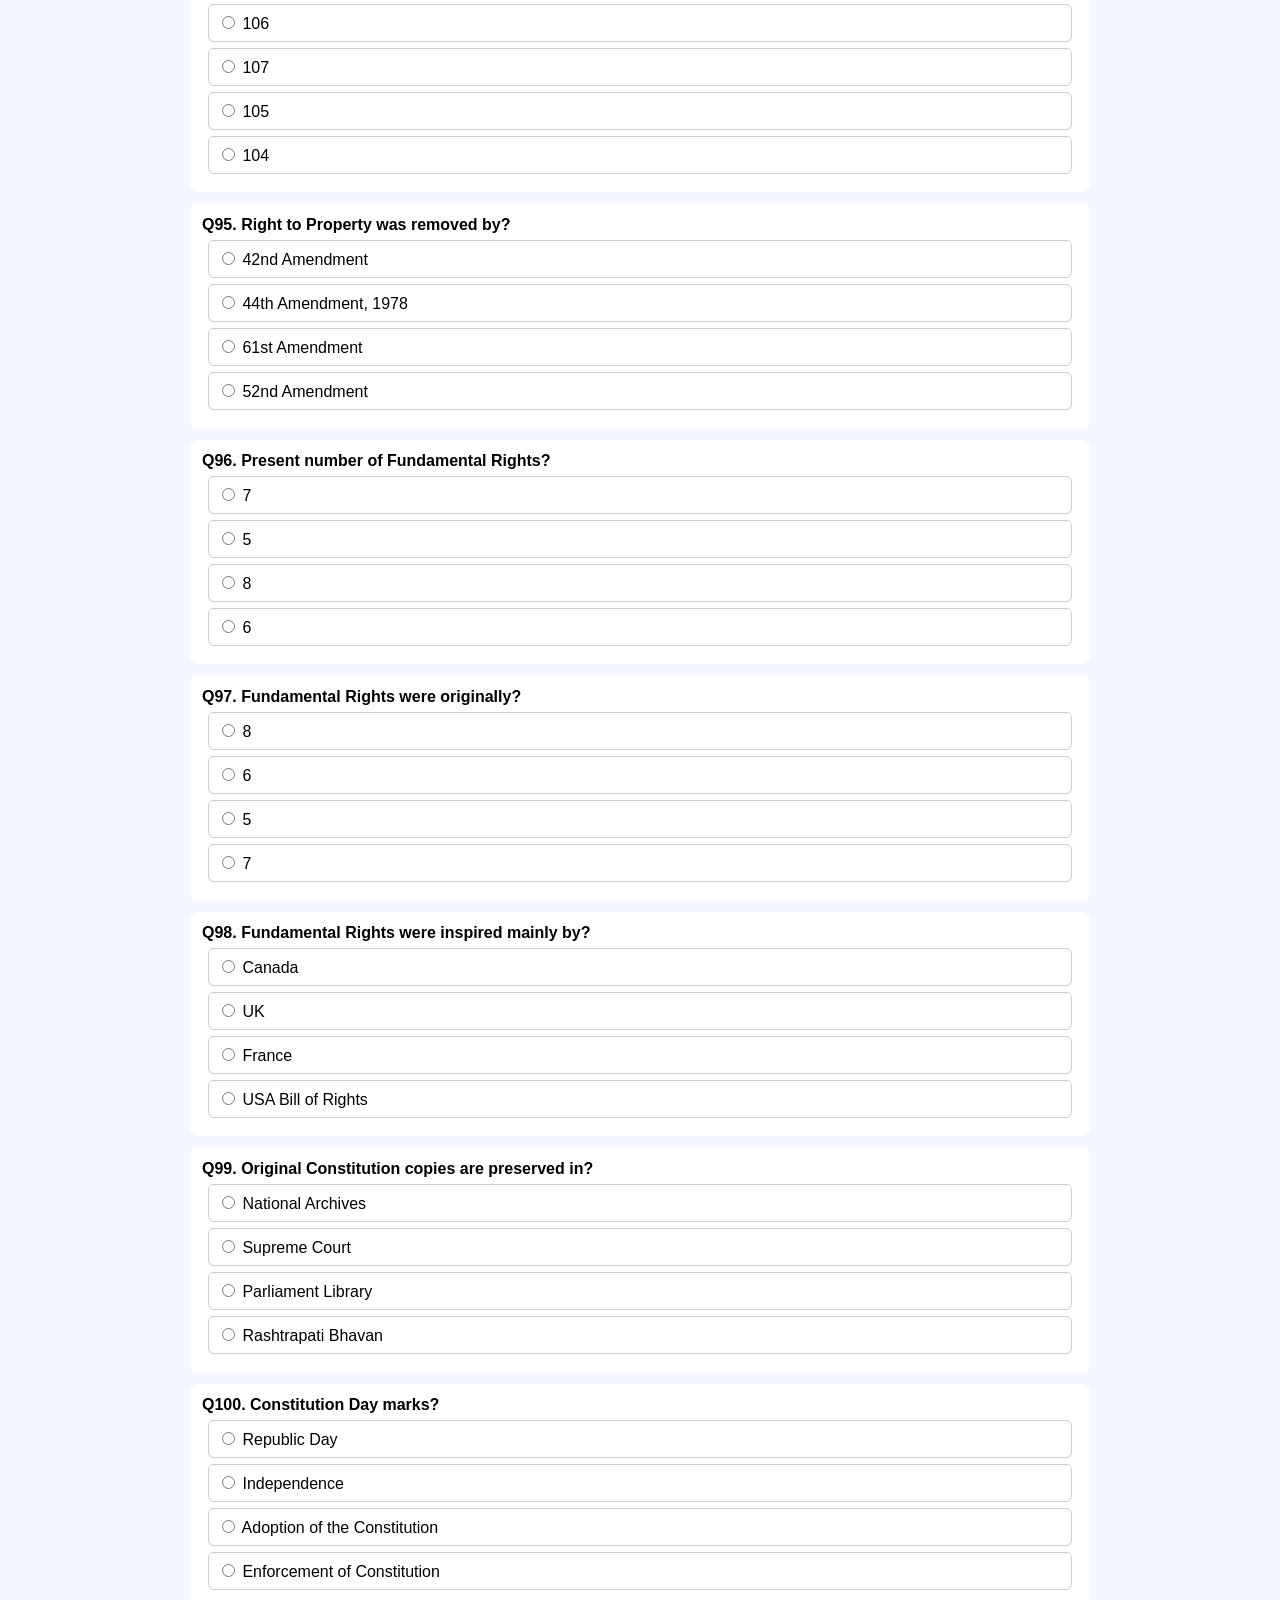
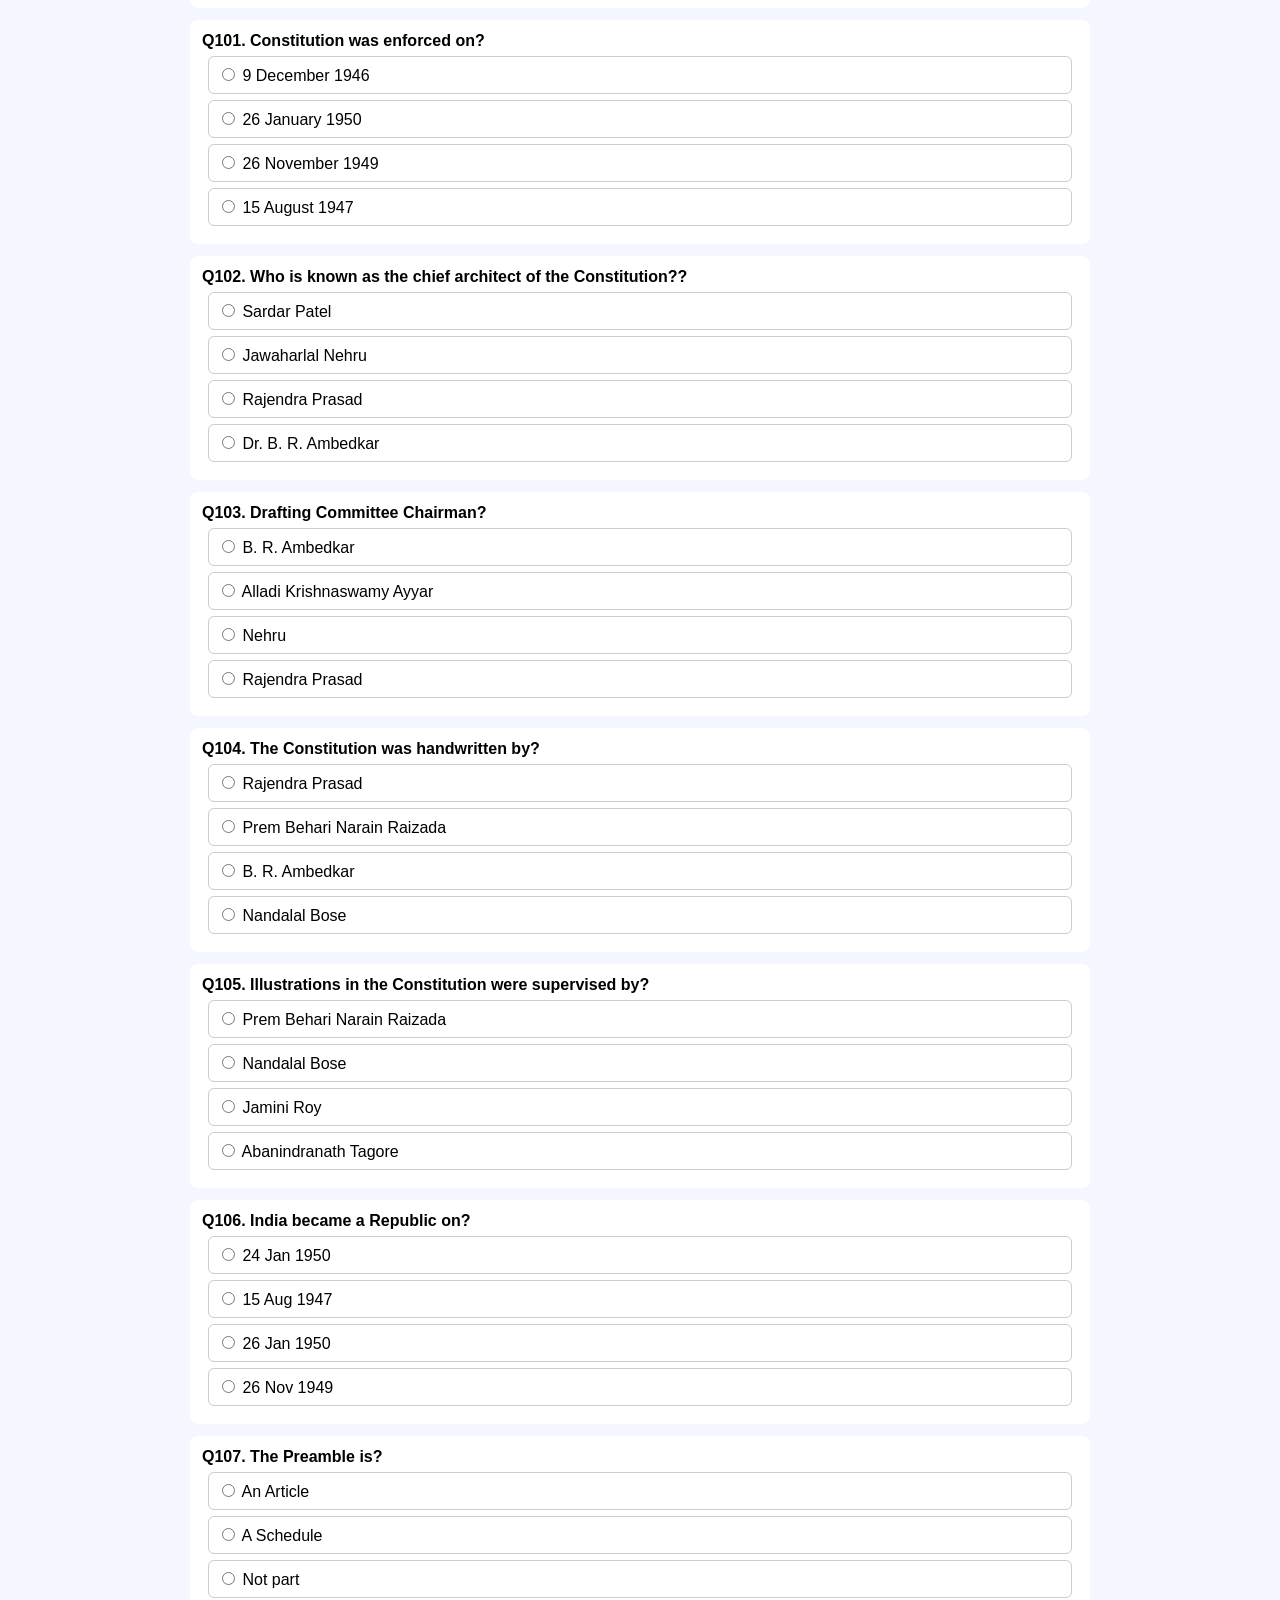
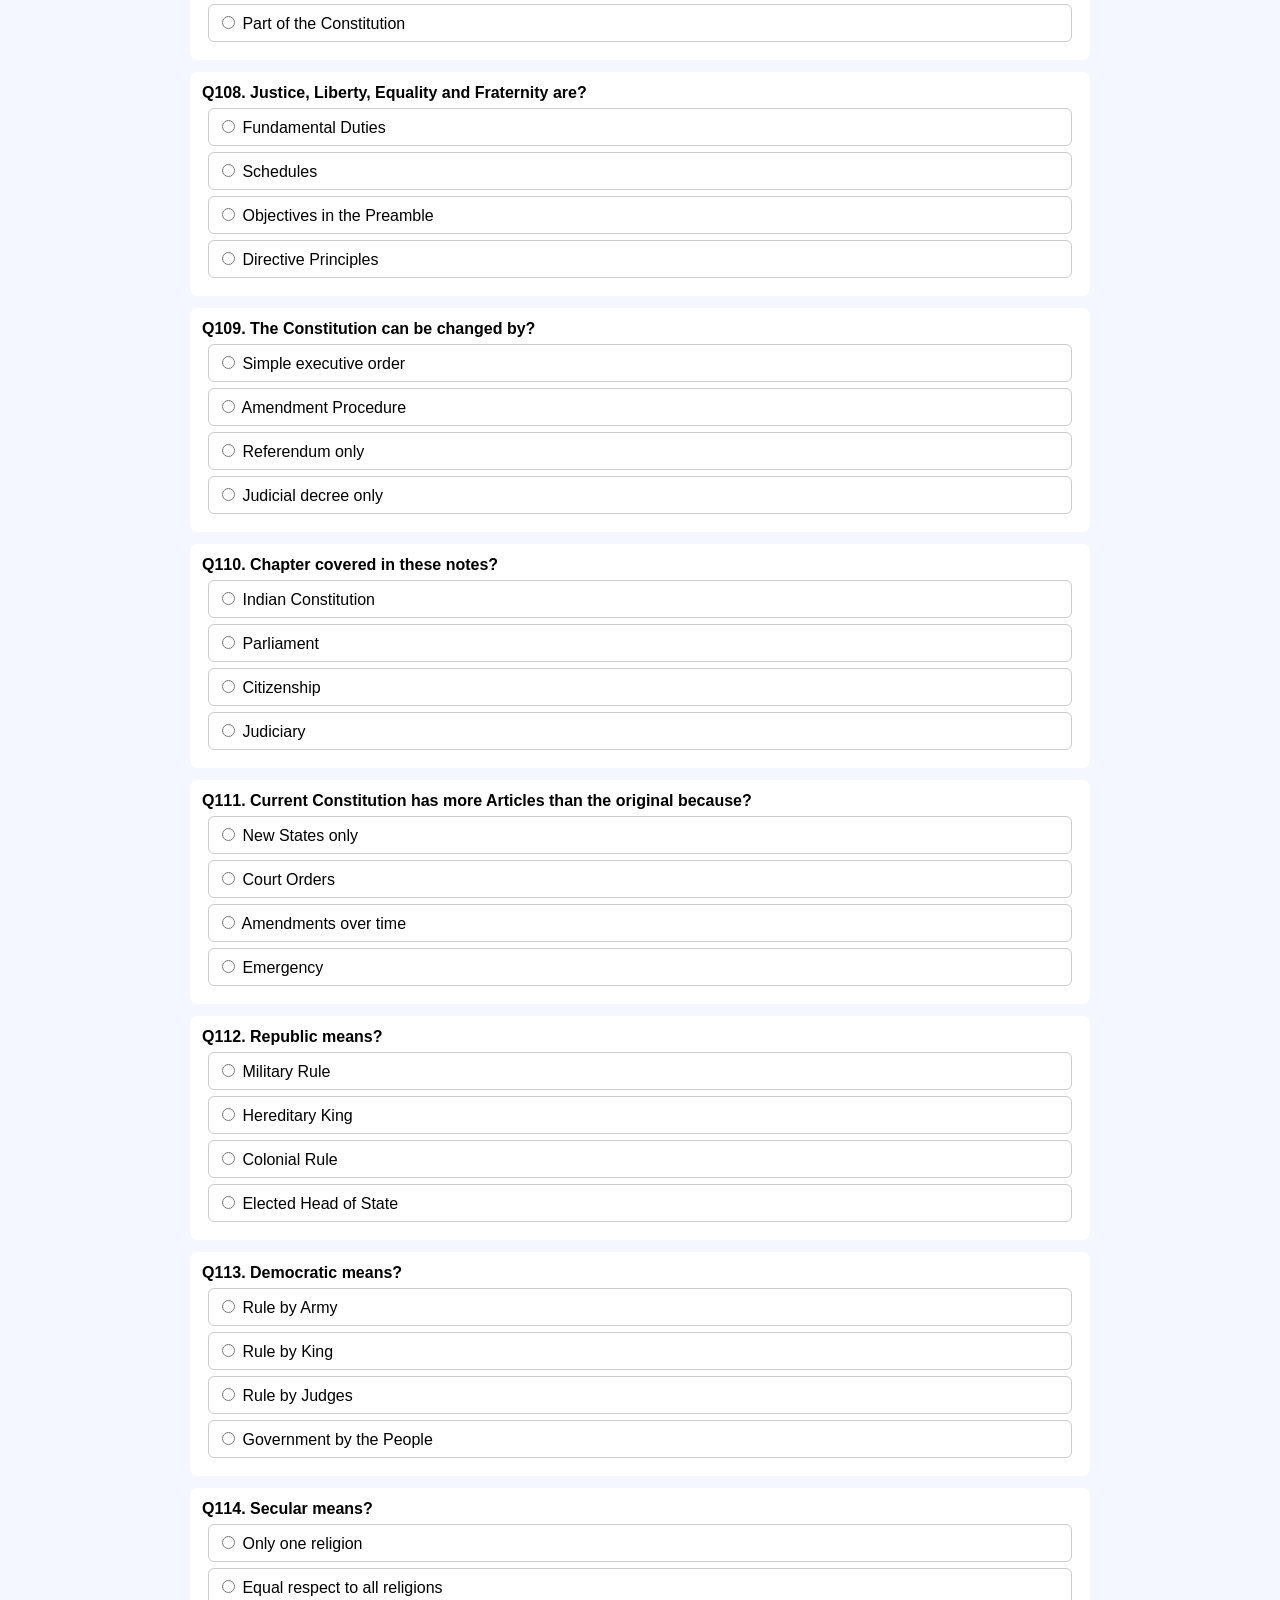
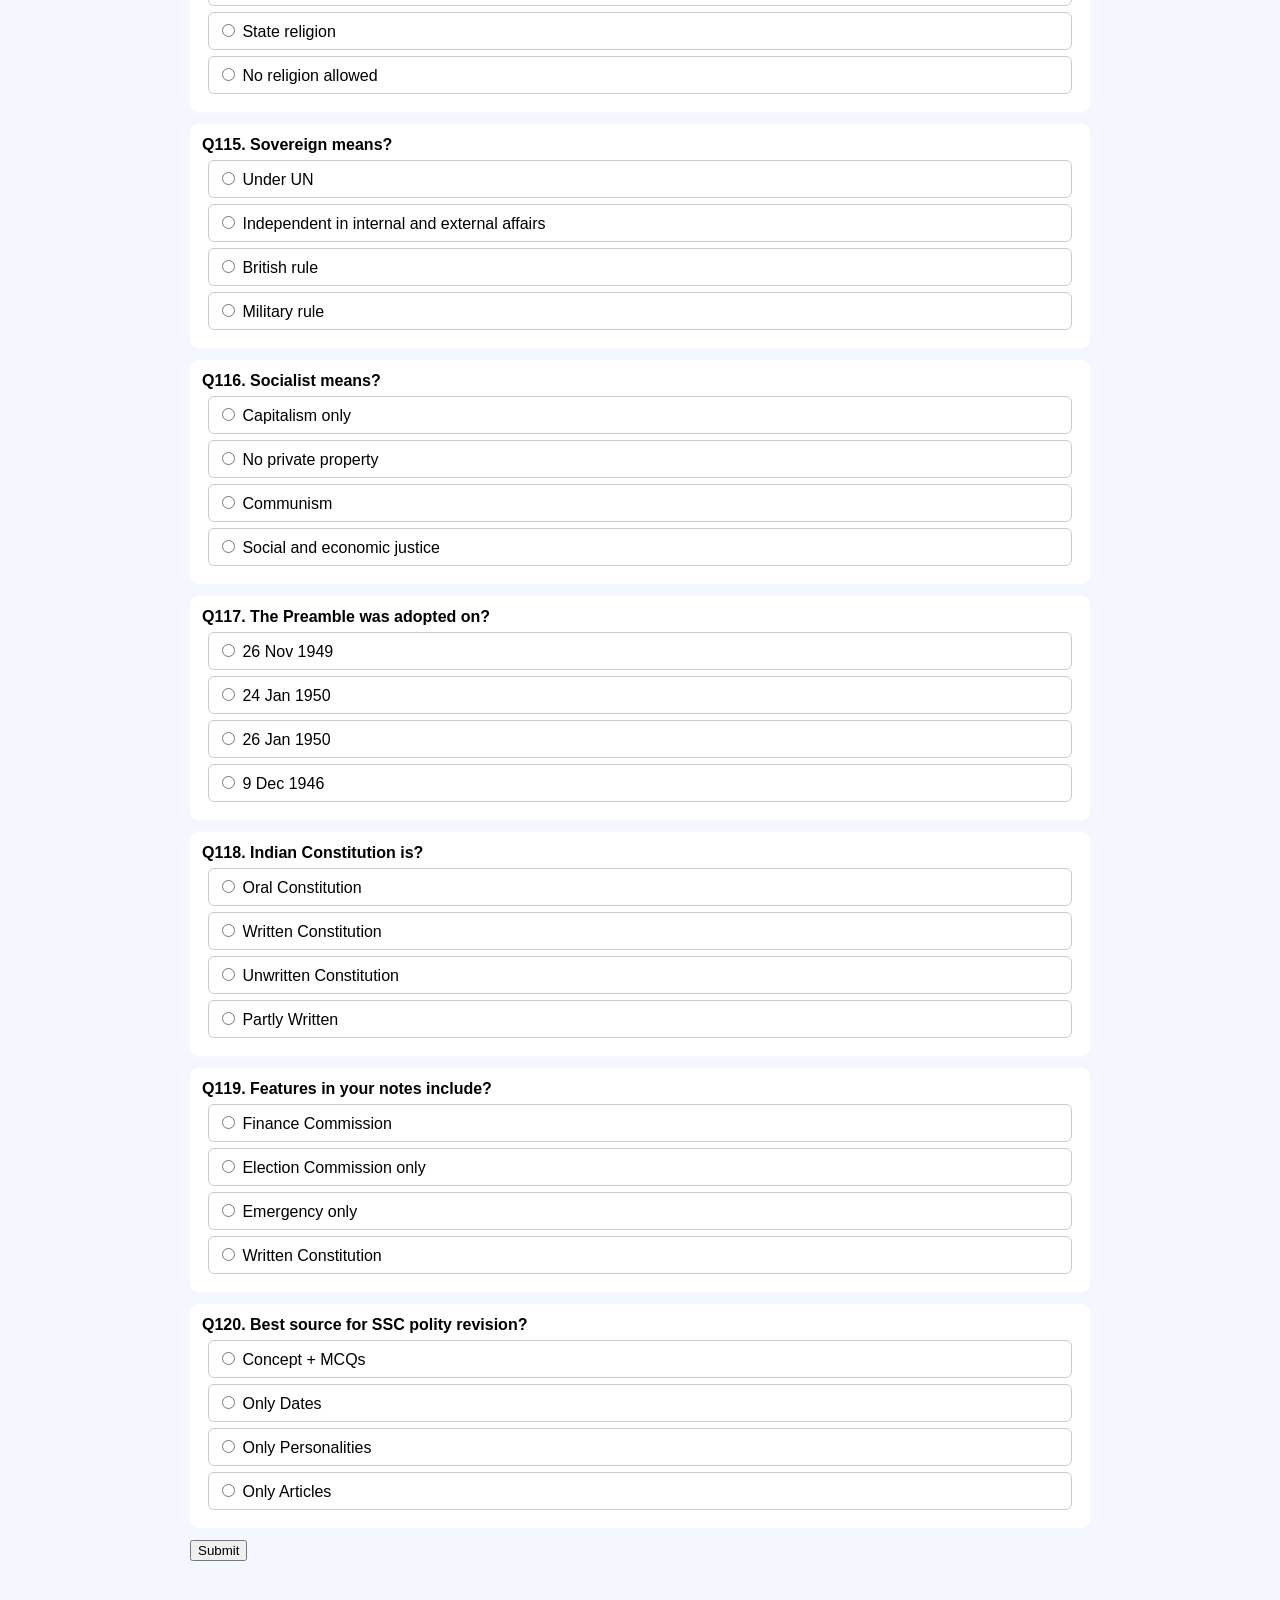
<file: assets/html/General Studies/Polity/Chapter-01-Indian-Constitution/Mocktest3.html>
<!doctype html><html><head><meta charset='utf-8'><title>Part3</title>
<style>
body{font-family:Arial;max-width:900px;margin:auto;background:#f4f7ff;padding:20px}
body:before{content:'SAYED FUZAIL';position:fixed;top:38%;left:8%;font-size:90px;color:rgba(0,0,0,.04);transform:rotate(-30deg)}
.q{background:#fff;padding:12px;margin:12px 0;border-radius:8px}
.opt{display:block;border:1px solid #ccc;padding:8px;margin:6px;border-radius:6px}
.correct{background:#c8f7c5}.wrong{background:#f8c8c8}.exp{display:none;color:#064}
</style></head><body><h1>SSC Polity Chapter 1 Mock Test - Part 3 (Q81-Q120)</h1><form><div class='q'><b>Q81. The Preamble begins with?</b><label class='opt'><input type='radio' name='q81' value='Sovereign India'> Sovereign India</label><label class='opt'><input type='radio' name='q81' value='India that is Bharat'> India that is Bharat</label><label class='opt'><input type='radio' name='q81' value='Justice for All'> Justice for All</label><label class='opt'><input type='radio' name='q81' value='We, the People of India'> We, the People of India</label><div class='exp' id='e81'></div></div><div class='q'><b>Q82. The words 'Socialist' and 'Secular' were added by?</b><label class='opt'><input type='radio' name='q82' value='52nd Amendment'> 52nd Amendment</label><label class='opt'><input type='radio' name='q82' value='42nd Amendment'> 42nd Amendment</label><label class='opt'><input type='radio' name='q82' value='44th Amendment'> 44th Amendment</label><label class='opt'><input type='radio' name='q82' value='24th Amendment'> 24th Amendment</label><div class='exp' id='e82'></div></div><div class='q'><b>Q83. India is a?</b><label class='opt'><input type='radio' name='q83' value='Unitary State'> Unitary State</label><label class='opt'><input type='radio' name='q83' value='Constitutional Monarchy'> Constitutional Monarchy</label><label class='opt'><input type='radio' name='q83' value='Sovereign Socialist Secular Democratic Republic'> Sovereign Socialist Secular Democratic Republic</label><label class='opt'><input type='radio' name='q83' value='Federal Republic'> Federal Republic</label><div class='exp' id='e83'></div></div><div class='q'><b>Q84. The Constitution of India is?</b><label class='opt'><input type='radio' name='q84' value='The longest written Constitution'> The longest written Constitution</label><label class='opt'><input type='radio' name='q84' value='A temporary Constitution'> A temporary Constitution</label><label class='opt'><input type='radio' name='q84' value='The shortest Constitution'> The shortest Constitution</label><label class='opt'><input type='radio' name='q84' value='An unwritten Constitution'> An unwritten Constitution</label><div class='exp' id='e84'></div></div><div class='q'><b>Q85. The world's first written Constitution is of?</b><label class='opt'><input type='radio' name='q85' value='France'> France</label><label class='opt'><input type='radio' name='q85' value='USA'> USA</label><label class='opt'><input type='radio' name='q85' value='UK'> UK</label><label class='opt'><input type='radio' name='q85' value='India'> India</label><div class='exp' id='e85'></div></div><div class='q'><b>Q86. The classic example of an unwritten Constitution is?</b><label class='opt'><input type='radio' name='q86' value='United Kingdom'> United Kingdom</label><label class='opt'><input type='radio' name='q86' value='India'> India</label><label class='opt'><input type='radio' name='q86' value='Canada'> Canada</label><label class='opt'><input type='radio' name='q86' value='USA'> USA</label><div class='exp' id='e86'></div></div><div class='q'><b>Q87. India has a?</b><label class='opt'><input type='radio' name='q87' value='Unwritten Constitution'> Unwritten Constitution</label><label class='opt'><input type='radio' name='q87' value='Written Constitution'> Written Constitution</label><label class='opt'><input type='radio' name='q87' value='Partly written Constitution'> Partly written Constitution</label><label class='opt'><input type='radio' name='q87' value='No Constitution'> No Constitution</label><div class='exp' id='e87'></div></div><div class='q'><b>Q88. Parliamentary system in India is borrowed from?</b><label class='opt'><input type='radio' name='q88' value='Britain'> Britain</label><label class='opt'><input type='radio' name='q88' value='Ireland'> Ireland</label><label class='opt'><input type='radio' name='q88' value='Australia'> Australia</label><label class='opt'><input type='radio' name='q88' value='USA'> USA</label><div class='exp' id='e88'></div></div><div class='q'><b>Q89. Original Constitution contained Articles?</b><label class='opt'><input type='radio' name='q89' value='390'> 390</label><label class='opt'><input type='radio' name='q89' value='448'> 448</label><label class='opt'><input type='radio' name='q89' value='372'> 372</label><label class='opt'><input type='radio' name='q89' value='395'> 395</label><div class='exp' id='e89'></div></div><div class='q'><b>Q90. Original Constitution contained Schedules?</b><label class='opt'><input type='radio' name='q90' value='12'> 12</label><label class='opt'><input type='radio' name='q90' value='14'> 14</label><label class='opt'><input type='radio' name='q90' value='10'> 10</label><label class='opt'><input type='radio' name='q90' value='8'> 8</label><div class='exp' id='e90'></div></div><div class='q'><b>Q91. Present Constitution contains Schedules?</b><label class='opt'><input type='radio' name='q91' value='10'> 10</label><label class='opt'><input type='radio' name='q91' value='12'> 12</label><label class='opt'><input type='radio' name='q91' value='14'> 14</label><label class='opt'><input type='radio' name='q91' value='8'> 8</label><div class='exp' id='e91'></div></div><div class='q'><b>Q92. Present Constitution contains Parts?</b><label class='opt'><input type='radio' name='q92' value='25'> 25</label><label class='opt'><input type='radio' name='q92' value='24'> 24</label><label class='opt'><input type='radio' name='q92' value='26'> 26</label><label class='opt'><input type='radio' name='q92' value='22'> 22</label><div class='exp' id='e92'></div></div><div class='q'><b>Q93. The Constitution is amended through?</b><label class='opt'><input type='radio' name='q93' value='Constitutional Amendments'> Constitutional Amendments</label><label class='opt'><input type='radio' name='q93' value='Lok Sabha only'> Lok Sabha only</label><label class='opt'><input type='radio' name='q93' value='Presidential Orders'> Presidential Orders</label><label class='opt'><input type='radio' name='q93' value='Supreme Court only'> Supreme Court only</label><div class='exp' id='e93'></div></div><div class='q'><b>Q94. Number of Constitutional Amendments in your notes?</b><label class='opt'><input type='radio' name='q94' value='106'> 106</label><label class='opt'><input type='radio' name='q94' value='107'> 107</label><label class='opt'><input type='radio' name='q94' value='105'> 105</label><label class='opt'><input type='radio' name='q94' value='104'> 104</label><div class='exp' id='e94'></div></div><div class='q'><b>Q95. Right to Property was removed by?</b><label class='opt'><input type='radio' name='q95' value='42nd Amendment'> 42nd Amendment</label><label class='opt'><input type='radio' name='q95' value='44th Amendment, 1978'> 44th Amendment, 1978</label><label class='opt'><input type='radio' name='q95' value='61st Amendment'> 61st Amendment</label><label class='opt'><input type='radio' name='q95' value='52nd Amendment'> 52nd Amendment</label><div class='exp' id='e95'></div></div><div class='q'><b>Q96. Present number of Fundamental Rights?</b><label class='opt'><input type='radio' name='q96' value='7'> 7</label><label class='opt'><input type='radio' name='q96' value='5'> 5</label><label class='opt'><input type='radio' name='q96' value='8'> 8</label><label class='opt'><input type='radio' name='q96' value='6'> 6</label><div class='exp' id='e96'></div></div><div class='q'><b>Q97. Fundamental Rights were originally?</b><label class='opt'><input type='radio' name='q97' value='8'> 8</label><label class='opt'><input type='radio' name='q97' value='6'> 6</label><label class='opt'><input type='radio' name='q97' value='5'> 5</label><label class='opt'><input type='radio' name='q97' value='7'> 7</label><div class='exp' id='e97'></div></div><div class='q'><b>Q98. Fundamental Rights were inspired mainly by?</b><label class='opt'><input type='radio' name='q98' value='Canada'> Canada</label><label class='opt'><input type='radio' name='q98' value='UK'> UK</label><label class='opt'><input type='radio' name='q98' value='France'> France</label><label class='opt'><input type='radio' name='q98' value='USA Bill of Rights'> USA Bill of Rights</label><div class='exp' id='e98'></div></div><div class='q'><b>Q99. Original Constitution copies are preserved in?</b><label class='opt'><input type='radio' name='q99' value='National Archives'> National Archives</label><label class='opt'><input type='radio' name='q99' value='Supreme Court'> Supreme Court</label><label class='opt'><input type='radio' name='q99' value='Parliament Library'> Parliament Library</label><label class='opt'><input type='radio' name='q99' value='Rashtrapati Bhavan'> Rashtrapati Bhavan</label><div class='exp' id='e99'></div></div><div class='q'><b>Q100. Constitution Day marks?</b><label class='opt'><input type='radio' name='q100' value='Republic Day'> Republic Day</label><label class='opt'><input type='radio' name='q100' value='Independence'> Independence</label><label class='opt'><input type='radio' name='q100' value='Adoption of the Constitution'> Adoption of the Constitution</label><label class='opt'><input type='radio' name='q100' value='Enforcement of Constitution'> Enforcement of Constitution</label><div class='exp' id='e100'></div></div><div class='q'><b>Q101. Constitution was enforced on?</b><label class='opt'><input type='radio' name='q101' value='9 December 1946'> 9 December 1946</label><label class='opt'><input type='radio' name='q101' value='26 January 1950'> 26 January 1950</label><label class='opt'><input type='radio' name='q101' value='26 November 1949'> 26 November 1949</label><label class='opt'><input type='radio' name='q101' value='15 August 1947'> 15 August 1947</label><div class='exp' id='e101'></div></div><div class='q'><b>Q102. Who is known as the chief architect of the Constitution??</b><label class='opt'><input type='radio' name='q102' value='Sardar Patel'> Sardar Patel</label><label class='opt'><input type='radio' name='q102' value='Jawaharlal Nehru'> Jawaharlal Nehru</label><label class='opt'><input type='radio' name='q102' value='Rajendra Prasad'> Rajendra Prasad</label><label class='opt'><input type='radio' name='q102' value='Dr. B. R. Ambedkar'> Dr. B. R. Ambedkar</label><div class='exp' id='e102'></div></div><div class='q'><b>Q103. Drafting Committee Chairman?</b><label class='opt'><input type='radio' name='q103' value='B. R. Ambedkar'> B. R. Ambedkar</label><label class='opt'><input type='radio' name='q103' value='Alladi Krishnaswamy Ayyar'> Alladi Krishnaswamy Ayyar</label><label class='opt'><input type='radio' name='q103' value='Nehru'> Nehru</label><label class='opt'><input type='radio' name='q103' value='Rajendra Prasad'> Rajendra Prasad</label><div class='exp' id='e103'></div></div><div class='q'><b>Q104. The Constitution was handwritten by?</b><label class='opt'><input type='radio' name='q104' value='Rajendra Prasad'> Rajendra Prasad</label><label class='opt'><input type='radio' name='q104' value='Prem Behari Narain Raizada'> Prem Behari Narain Raizada</label><label class='opt'><input type='radio' name='q104' value='B. R. Ambedkar'> B. R. Ambedkar</label><label class='opt'><input type='radio' name='q104' value='Nandalal Bose'> Nandalal Bose</label><div class='exp' id='e104'></div></div><div class='q'><b>Q105. Illustrations in the Constitution were supervised by?</b><label class='opt'><input type='radio' name='q105' value='Prem Behari Narain Raizada'> Prem Behari Narain Raizada</label><label class='opt'><input type='radio' name='q105' value='Nandalal Bose'> Nandalal Bose</label><label class='opt'><input type='radio' name='q105' value='Jamini Roy'> Jamini Roy</label><label class='opt'><input type='radio' name='q105' value='Abanindranath Tagore'> Abanindranath Tagore</label><div class='exp' id='e105'></div></div><div class='q'><b>Q106. India became a Republic on?</b><label class='opt'><input type='radio' name='q106' value='24 Jan 1950'> 24 Jan 1950</label><label class='opt'><input type='radio' name='q106' value='15 Aug 1947'> 15 Aug 1947</label><label class='opt'><input type='radio' name='q106' value='26 Jan 1950'> 26 Jan 1950</label><label class='opt'><input type='radio' name='q106' value='26 Nov 1949'> 26 Nov 1949</label><div class='exp' id='e106'></div></div><div class='q'><b>Q107. The Preamble is?</b><label class='opt'><input type='radio' name='q107' value='An Article'> An Article</label><label class='opt'><input type='radio' name='q107' value='A Schedule'> A Schedule</label><label class='opt'><input type='radio' name='q107' value='Not part'> Not part</label><label class='opt'><input type='radio' name='q107' value='Part of the Constitution'> Part of the Constitution</label><div class='exp' id='e107'></div></div><div class='q'><b>Q108. Justice, Liberty, Equality and Fraternity are?</b><label class='opt'><input type='radio' name='q108' value='Fundamental Duties'> Fundamental Duties</label><label class='opt'><input type='radio' name='q108' value='Schedules'> Schedules</label><label class='opt'><input type='radio' name='q108' value='Objectives in the Preamble'> Objectives in the Preamble</label><label class='opt'><input type='radio' name='q108' value='Directive Principles'> Directive Principles</label><div class='exp' id='e108'></div></div><div class='q'><b>Q109. The Constitution can be changed by?</b><label class='opt'><input type='radio' name='q109' value='Simple executive order'> Simple executive order</label><label class='opt'><input type='radio' name='q109' value='Amendment Procedure'> Amendment Procedure</label><label class='opt'><input type='radio' name='q109' value='Referendum only'> Referendum only</label><label class='opt'><input type='radio' name='q109' value='Judicial decree only'> Judicial decree only</label><div class='exp' id='e109'></div></div><div class='q'><b>Q110. Chapter covered in these notes?</b><label class='opt'><input type='radio' name='q110' value='Indian Constitution'> Indian Constitution</label><label class='opt'><input type='radio' name='q110' value='Parliament'> Parliament</label><label class='opt'><input type='radio' name='q110' value='Citizenship'> Citizenship</label><label class='opt'><input type='radio' name='q110' value='Judiciary'> Judiciary</label><div class='exp' id='e110'></div></div><div class='q'><b>Q111. Current Constitution has more Articles than the original because?</b><label class='opt'><input type='radio' name='q111' value='New States only'> New States only</label><label class='opt'><input type='radio' name='q111' value='Court Orders'> Court Orders</label><label class='opt'><input type='radio' name='q111' value='Amendments over time'> Amendments over time</label><label class='opt'><input type='radio' name='q111' value='Emergency'> Emergency</label><div class='exp' id='e111'></div></div><div class='q'><b>Q112. Republic means?</b><label class='opt'><input type='radio' name='q112' value='Military Rule'> Military Rule</label><label class='opt'><input type='radio' name='q112' value='Hereditary King'> Hereditary King</label><label class='opt'><input type='radio' name='q112' value='Colonial Rule'> Colonial Rule</label><label class='opt'><input type='radio' name='q112' value='Elected Head of State'> Elected Head of State</label><div class='exp' id='e112'></div></div><div class='q'><b>Q113. Democratic means?</b><label class='opt'><input type='radio' name='q113' value='Rule by Army'> Rule by Army</label><label class='opt'><input type='radio' name='q113' value='Rule by King'> Rule by King</label><label class='opt'><input type='radio' name='q113' value='Rule by Judges'> Rule by Judges</label><label class='opt'><input type='radio' name='q113' value='Government by the People'> Government by the People</label><div class='exp' id='e113'></div></div><div class='q'><b>Q114. Secular means?</b><label class='opt'><input type='radio' name='q114' value='Only one religion'> Only one religion</label><label class='opt'><input type='radio' name='q114' value='Equal respect to all religions'> Equal respect to all religions</label><label class='opt'><input type='radio' name='q114' value='State religion'> State religion</label><label class='opt'><input type='radio' name='q114' value='No religion allowed'> No religion allowed</label><div class='exp' id='e114'></div></div><div class='q'><b>Q115. Sovereign means?</b><label class='opt'><input type='radio' name='q115' value='Under UN'> Under UN</label><label class='opt'><input type='radio' name='q115' value='Independent in internal and external affairs'> Independent in internal and external affairs</label><label class='opt'><input type='radio' name='q115' value='British rule'> British rule</label><label class='opt'><input type='radio' name='q115' value='Military rule'> Military rule</label><div class='exp' id='e115'></div></div><div class='q'><b>Q116. Socialist means?</b><label class='opt'><input type='radio' name='q116' value='Capitalism only'> Capitalism only</label><label class='opt'><input type='radio' name='q116' value='No private property'> No private property</label><label class='opt'><input type='radio' name='q116' value='Communism'> Communism</label><label class='opt'><input type='radio' name='q116' value='Social and economic justice'> Social and economic justice</label><div class='exp' id='e116'></div></div><div class='q'><b>Q117. The Preamble was adopted on?</b><label class='opt'><input type='radio' name='q117' value='26 Nov 1949'> 26 Nov 1949</label><label class='opt'><input type='radio' name='q117' value='24 Jan 1950'> 24 Jan 1950</label><label class='opt'><input type='radio' name='q117' value='26 Jan 1950'> 26 Jan 1950</label><label class='opt'><input type='radio' name='q117' value='9 Dec 1946'> 9 Dec 1946</label><div class='exp' id='e117'></div></div><div class='q'><b>Q118. Indian Constitution is?</b><label class='opt'><input type='radio' name='q118' value='Oral Constitution'> Oral Constitution</label><label class='opt'><input type='radio' name='q118' value='Written Constitution'> Written Constitution</label><label class='opt'><input type='radio' name='q118' value='Unwritten Constitution'> Unwritten Constitution</label><label class='opt'><input type='radio' name='q118' value='Partly Written'> Partly Written</label><div class='exp' id='e118'></div></div><div class='q'><b>Q119. Features in your notes include?</b><label class='opt'><input type='radio' name='q119' value='Finance Commission'> Finance Commission</label><label class='opt'><input type='radio' name='q119' value='Election Commission only'> Election Commission only</label><label class='opt'><input type='radio' name='q119' value='Emergency only'> Emergency only</label><label class='opt'><input type='radio' name='q119' value='Written Constitution'> Written Constitution</label><div class='exp' id='e119'></div></div><div class='q'><b>Q120. Best source for SSC polity revision?</b><label class='opt'><input type='radio' name='q120' value='Concept + MCQs'> Concept + MCQs</label><label class='opt'><input type='radio' name='q120' value='Only Dates'> Only Dates</label><label class='opt'><input type='radio' name='q120' value='Only Personalities'> Only Personalities</label><label class='opt'><input type='radio' name='q120' value='Only Articles'> Only Articles</label><div class='exp' id='e120'></div></div><button type='button' onclick='check()'>Submit</button><h2 id='r'></h2>
<script>
const A=['We, the People of India', '42nd Amendment', 'Sovereign Socialist Secular Democratic Republic', 'The longest written Constitution', 'USA', 'United Kingdom', 'Written Constitution', 'Britain', '395', '8', '12', '25', 'Constitutional Amendments', '106', '44th Amendment, 1978', '6', '7', 'USA Bill of Rights', 'Parliament Library', 'Adoption of the Constitution', '26 January 1950', 'Dr. B. R. Ambedkar', 'Dr. B. R. Ambedkar', 'Prem Behari Narain Raizada', 'Nandalal Bose', '26 January 1950', 'Part of the Constitution', 'Objectives in the Preamble', 'Amendment Procedure', 'Indian Constitution', 'Amendments over time', 'Elected Head of State', 'Government by the People', 'Equal respect to all religions', 'Independent in internal and external affairs', 'Social and economic justice', '26 November 1949', 'A written Constitution', 'Written Constitution', 'Concept + MCQs']; const E=['Correct: We, the People of India', 'Correct: 42nd Amendment', 'Correct: Sovereign Socialist Secular Democratic Republic', 'Correct: The longest written Constitution', 'Correct: USA', 'Correct: United Kingdom', 'Correct: Written Constitution', 'Correct: Britain', 'Correct: 395', 'Correct: 8', 'Correct: 12', 'Correct: 25', 'Correct: Constitutional Amendments', 'Correct: 106', 'Correct: 44th Amendment, 1978', 'Correct: 6', 'Correct: 7', 'Correct: USA Bill of Rights', 'Correct: Parliament Library', 'Correct: Adoption of the Constitution', 'Correct: 26 January 1950', 'Correct: Dr. B. R. Ambedkar', 'Correct: Dr. B. R. Ambedkar', 'Correct: Prem Behari Narain Raizada', 'Correct: Nandalal Bose', 'Correct: 26 January 1950', 'Correct: Part of the Constitution', 'Correct: Objectives in the Preamble', 'Correct: Amendment Procedure', 'Correct: Indian Constitution', 'Correct: Amendments over time', 'Correct: Elected Head of State', 'Correct: Government by the People', 'Correct: Equal respect to all religions', 'Correct: Independent in internal and external affairs', 'Correct: Social and economic justice', 'Correct: 26 November 1949', 'Correct: A written Constitution', 'Correct: Written Constitution', 'Correct: Concept + MCQs'];
function check(){
let s=0;
for(let k=0;k<A.length;k++){let n=81+k;
let all=document.querySelectorAll('input[name=q'+n+']');
let sel=document.querySelector('input[name=q'+n+']:checked');
all.forEach(x=>{x.parentElement.classList.remove('correct','wrong'); if(x.value===A[k])x.parentElement.classList.add('correct');});
if(sel){if(sel.value===A[k])s++; else sel.parentElement.classList.add('wrong');}
let d=document.getElementById('e'+n); d.style.display='block'; d.textContent='✔ '+E[k];
}
document.getElementById('r').textContent='Score: '+s+' / '+A.length;
}
</script></form></body></html>
</file>
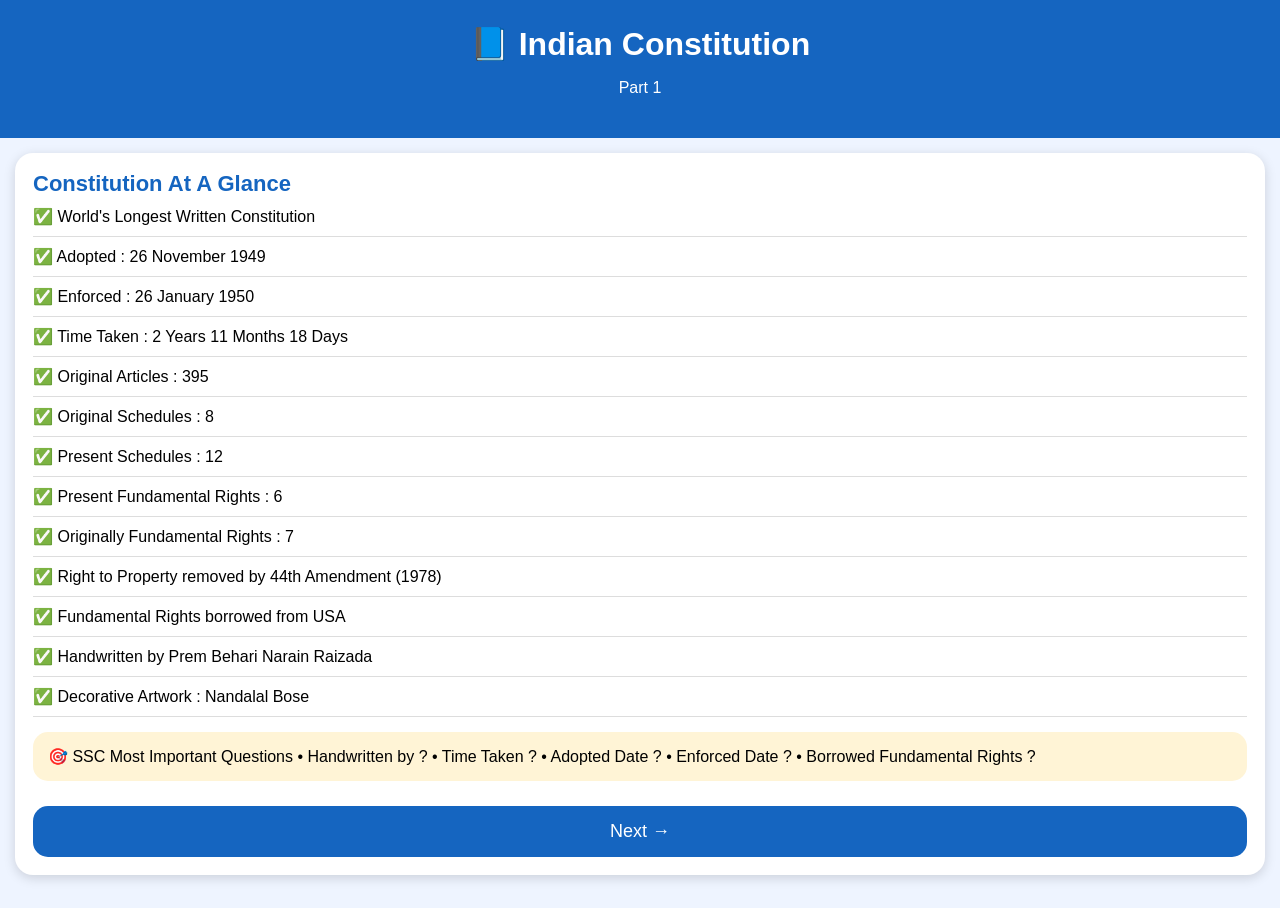
<file: assets/html/General Studies/Polity/Chapter-01-Indian-Constitution/notes1.html>
<!DOCTYPE html>
<html lang="en">
<head>
<meta charset="UTF-8">
<meta name="viewport" content="width=device-width,initial-scale=1">

<title>Indian Constitution | Part 1</title>

<style>

body{
margin:0;
background:#eef4ff;
font-family:Arial;
}

.header{

background:#1565c0;
color:white;
padding:25px;
text-align:center;

}

.header h1{

margin:0;

}

.container{

padding:15px;

}

.box{

background:white;
padding:18px;
margin-bottom:18px;
border-radius:18px;
box-shadow:0 3px 12px rgba(0,0,0,.15);

}

.title{

font-size:22px;
font-weight:bold;
color:#1565c0;

}

.point{

padding:10px 0;
border-bottom:1px solid #ddd;

}

.imp{

background:#fff4d6;
padding:15px;
border-radius:15px;
margin-top:15px;

}

.next{

display:block;

text-align:center;

background:#1565c0;

color:white;

padding:15px;

border-radius:15px;

text-decoration:none;

font-size:18px;

margin-top:25px;

}

</style>

</head>

<body>

<div class="header">

<h1>📘 Indian Constitution</h1>

<p>Part 1</p>

</div>

<div class="container">

<div class="box">

<div class="title">

Constitution At A Glance

</div>

<div class="point">

✅ World's Longest Written Constitution

</div>

<div class="point">

✅ Adopted : 26 November 1949

</div>

<div class="point">

✅ Enforced : 26 January 1950

</div>

<div class="point">

✅ Time Taken :
2 Years 11 Months 18 Days

</div>

<div class="point">

✅ Original Articles : 395

</div>

<div class="point">

✅ Original Schedules : 8

</div>

<div class="point">

✅ Present Schedules : 12

</div>

<div class="point">

✅ Present Fundamental Rights : 6

</div>

<div class="point">

✅ Originally Fundamental Rights : 7

</div>

<div class="point">

✅ Right to Property removed by
44th Amendment (1978)

</div>

<div class="point">

✅ Fundamental Rights borrowed from USA

</div>

<div class="point">

✅ Handwritten by
Prem Behari Narain Raizada

</div>

<div class="point">

✅ Decorative Artwork :
Nandalal Bose

</div>

<div class="imp">

🎯 SSC Most Important Questions

• Handwritten by ?

• Time Taken ?

• Adopted Date ?

• Enforced Date ?

• Borrowed Fundamental Rights ?

</div>

<a class="next"

href="notes2.html">

Next →

</a>

</div>

</div>

</body>

</html>
</file>
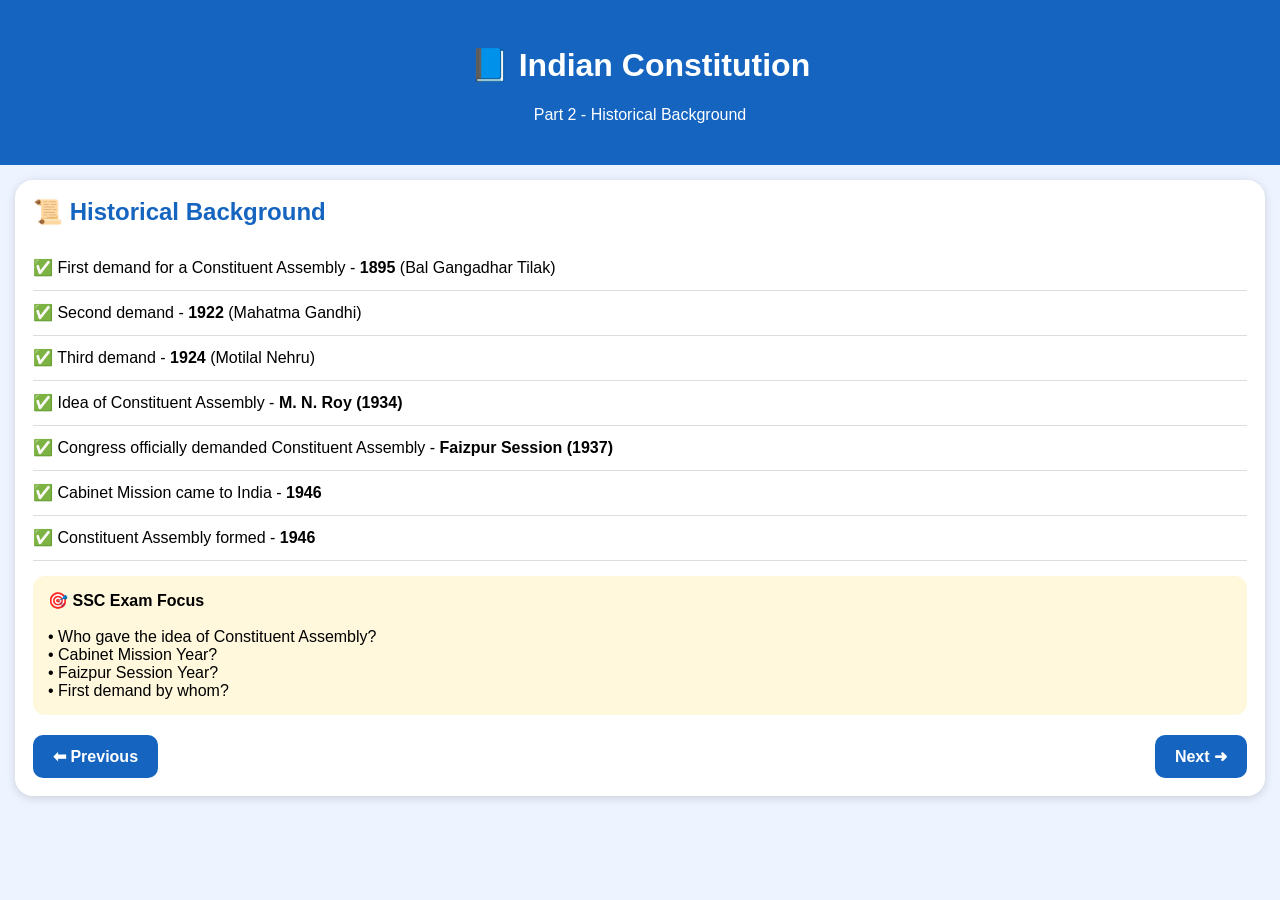
<file: assets/html/General Studies/Polity/Chapter-01-Indian-Constitution/notes2.html>
<!DOCTYPE html>
<html lang="en">
<head>
<meta charset="UTF-8">
<meta name="viewport" content="width=device-width, initial-scale=1.0">
<title>Indian Constitution | Part 2</title>

<style>
body{
margin:0;
font-family:Arial,sans-serif;
background:#eef4ff;
}

.header{
background:#1565c0;
color:#fff;
padding:25px;
text-align:center;
}

.container{
padding:15px;
}

.card{
background:#fff;
padding:18px;
border-radius:18px;
box-shadow:0 2px 10px rgba(0,0,0,.15);
margin-bottom:18px;
}

h2{
color:#1565c0;
margin-top:0;
}

.point{
padding:10px 0;
border-bottom:1px solid #ddd;
line-height:1.5;
}

.tip{
background:#fff8dc;
padding:15px;
border-radius:12px;
margin-top:15px;
}

.btn{
display:flex;
justify-content:space-between;
margin-top:20px;
}

.btn a{
text-decoration:none;
background:#1565c0;
color:#fff;
padding:12px 20px;
border-radius:10px;
font-weight:bold;
}
</style>

</head>
<body>

<div class="header">
<h1>📘 Indian Constitution</h1>
<p>Part 2 - Historical Background</p>
</div>

<div class="container">

<div class="card">

<h2>📜 Historical Background</h2>

<div class="point">✅ First demand for a Constituent Assembly - <b>1895</b> (Bal Gangadhar Tilak)</div>

<div class="point">✅ Second demand - <b>1922</b> (Mahatma Gandhi)</div>

<div class="point">✅ Third demand - <b>1924</b> (Motilal Nehru)</div>

<div class="point">✅ Idea of Constituent Assembly - <b>M. N. Roy (1934)</b></div>

<div class="point">✅ Congress officially demanded Constituent Assembly - <b>Faizpur Session (1937)</b></div>

<div class="point">✅ Cabinet Mission came to India - <b>1946</b></div>

<div class="point">✅ Constituent Assembly formed - <b>1946</b></div>

<div class="tip">
🎯 <b>SSC Exam Focus</b><br><br>

• Who gave the idea of Constituent Assembly?<br>
• Cabinet Mission Year?<br>
• Faizpur Session Year?<br>
• First demand by whom?
</div>

<div class="btn">
<a href="notes1.html">⬅ Previous</a>
<a href="notes3.html">Next ➜</a>
</div>

</div>

</div>

</body>
</html>
</file>
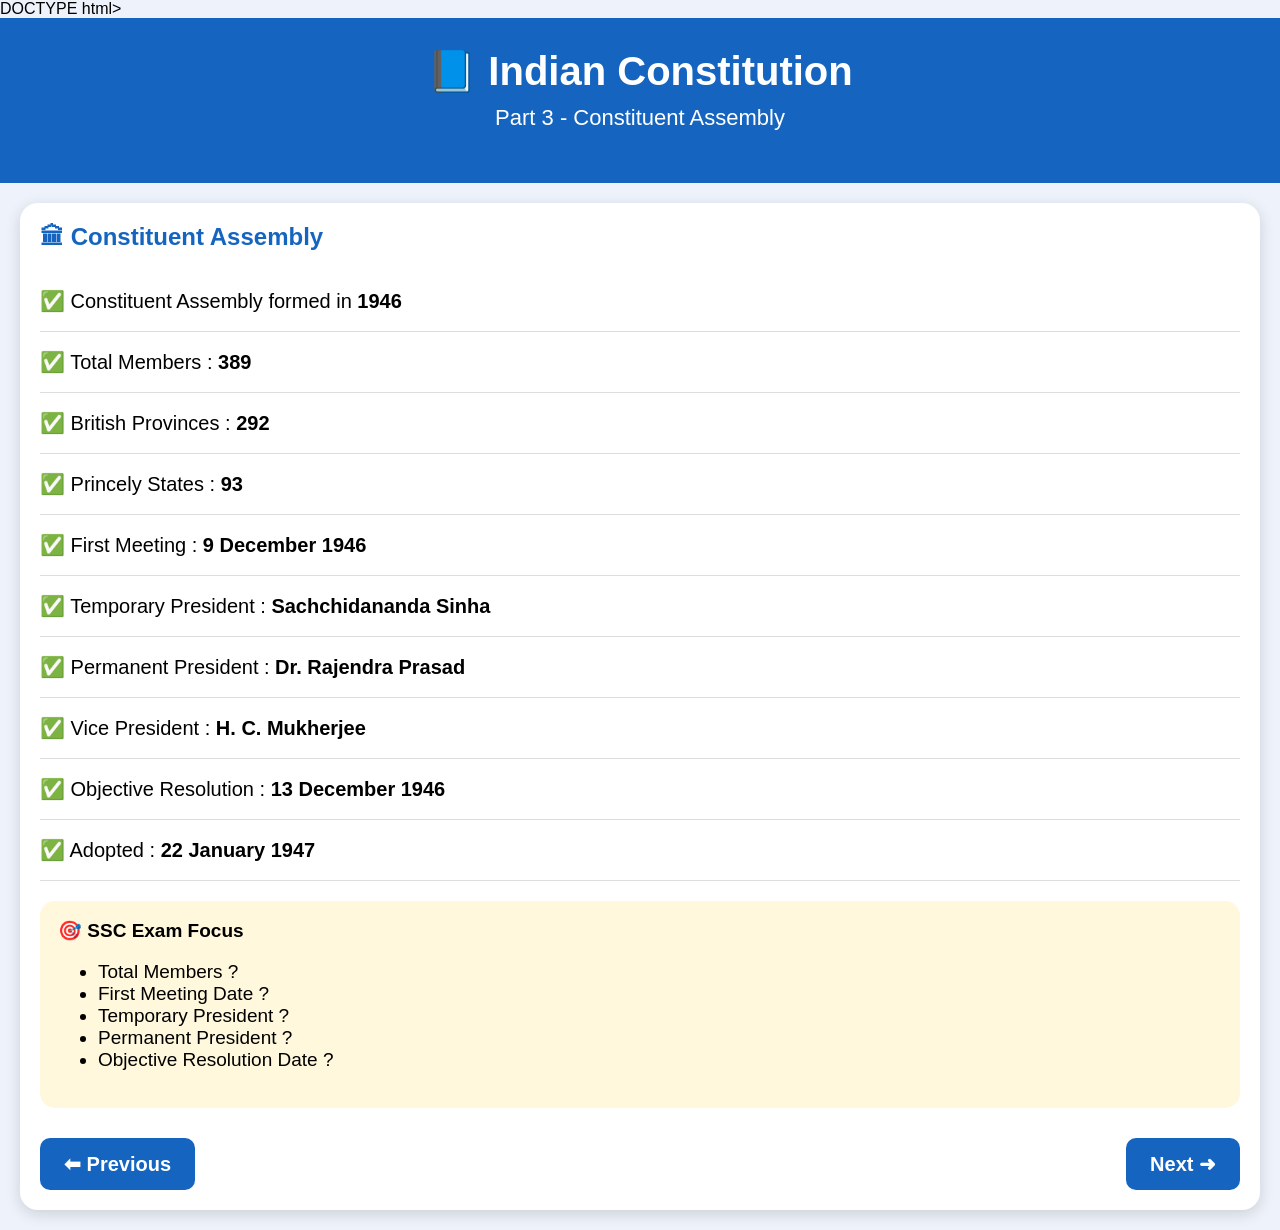
<file: assets/html/General Studies/Polity/Chapter-01-Indian-Constitution/notes3.html>
DOCTYPE html>
<html lang="en">
<head>
<meta charset="UTF-8">
<meta name="viewport" content="width=device-width, initial-scale=1.0">

<title>Indian Constitution - Part 3</title>

<style>

body{
margin:0;
font-family:Arial,sans-serif;
background:#eef3fb;
}

.header{
background:#1565c0;
color:white;
padding:30px 20px;
text-align:center;
}

.header h1{
margin:0;
font-size:40px;
}

.header p{
font-size:22px;
margin-top:10px;
}

.card{
background:white;
margin:20px;
padding:20px;
border-radius:18px;
box-shadow:0 4px 15px rgba(0,0,0,.15);
}

.card h2{
color:#1565c0;
margin-top:0;
}

.item{
padding:14px 0;
border-bottom:1px solid #ddd;
font-size:20px;
line-height:1.6;
}

.exam{
background:#fff8dc;
padding:18px;
border-radius:15px;
margin-top:20px;
font-size:19px;
}

.nav{
display:flex;
justify-content:space-between;
margin-top:30px;
}

.btn{
background:#1565c0;
color:white;
text-decoration:none;
padding:14px 24px;
border-radius:10px;
font-size:20px;
font-weight:bold;
}

</style>

</head>

<body>

<div class="header">
<h1>📘 Indian Constitution</h1>
<p>Part 3 - Constituent Assembly</p>
</div>

<div class="card">

<h2>🏛 Constituent Assembly</h2>

<div class="item">✅ Constituent Assembly formed in <b>1946</b></div>

<div class="item">✅ Total Members : <b>389</b></div>

<div class="item">✅ British Provinces : <b>292</b></div>

<div class="item">✅ Princely States : <b>93</b></div>

<div class="item">✅ First Meeting : <b>9 December 1946</b></div>

<div class="item">✅ Temporary President : <b>Sachchidananda Sinha</b></div>

<div class="item">✅ Permanent President : <b>Dr. Rajendra Prasad</b></div>

<div class="item">✅ Vice President : <b>H. C. Mukherjee</b></div>

<div class="item">✅ Objective Resolution : <b>13 December 1946</b></div>

<div class="item">✅ Adopted : <b>22 January 1947</b></div>

<div class="exam">

🎯 <b>SSC Exam Focus</b>

<ul>

<li>Total Members ?</li>

<li>First Meeting Date ?</li>

<li>Temporary President ?</li>

<li>Permanent President ?</li>

<li>Objective Resolution Date ?</li>

</ul>

</div>

<div class="nav">

<a class="btn" href="notes2.html">⬅ Previous</a>

<a class="btn" href="notes4.html">Next ➜</a>

</div>

</div>

</body>
</html>
</file>
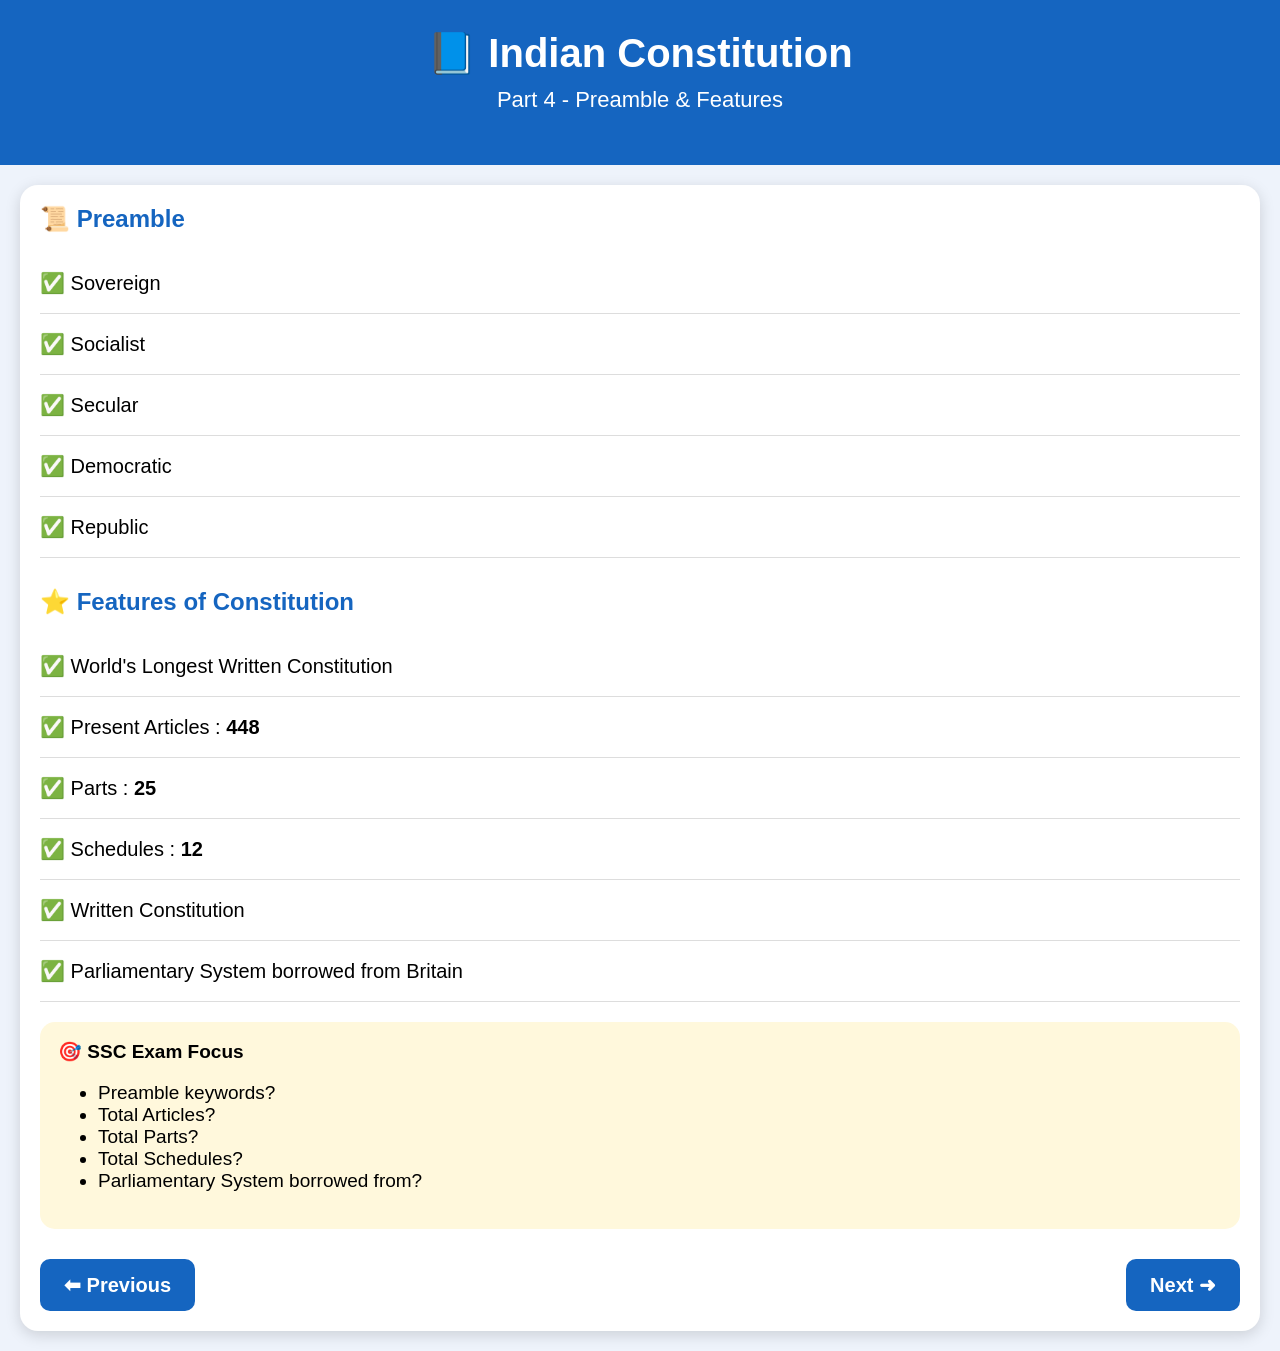
<file: assets/html/General Studies/Polity/Chapter-01-Indian-Constitution/notes4.html>
<!DOCTYPE html>
<html lang="en">
<head>
<meta charset="UTF-8">
<meta name="viewport" content="width=device-width, initial-scale=1.0">

<title>Indian Constitution - Part 4</title>

<style>

body{
margin:0;
font-family:Arial,sans-serif;
background:#eef3fb;
}

.header{
background:#1565c0;
color:white;
padding:30px 20px;
text-align:center;
}

.header h1{
margin:0;
font-size:40px;
}

.header p{
margin-top:10px;
font-size:22px;
}

.card{
background:white;
margin:20px;
padding:20px;
border-radius:18px;
box-shadow:0 4px 15px rgba(0,0,0,.15);
}

.card h2{
color:#1565c0;
margin-top:0;
}

.item{
padding:14px 0;
border-bottom:1px solid #ddd;
font-size:20px;
line-height:1.6;
}

.exam{
background:#fff8dc;
padding:18px;
border-radius:15px;
margin-top:20px;
font-size:19px;
}

.nav{
display:flex;
justify-content:space-between;
margin-top:30px;
}

.btn{
background:#1565c0;
color:white;
text-decoration:none;
padding:14px 24px;
border-radius:10px;
font-size:20px;
font-weight:bold;
}

</style>
</head>

<body>

<div class="header">
<h1>📘 Indian Constitution</h1>
<p>Part 4 - Preamble & Features</p>
</div>

<div class="card">

<h2>📜 Preamble</h2>

<div class="item">✅ Sovereign</div>

<div class="item">✅ Socialist</div>

<div class="item">✅ Secular</div>

<div class="item">✅ Democratic</div>

<div class="item">✅ Republic</div>

<h2 style="margin-top:30px;">⭐ Features of Constitution</h2>

<div class="item">✅ World's Longest Written Constitution</div>

<div class="item">✅ Present Articles : <b>448</b></div>

<div class="item">✅ Parts : <b>25</b></div>

<div class="item">✅ Schedules : <b>12</b></div>

<div class="item">✅ Written Constitution</div>

<div class="item">✅ Parliamentary System borrowed from Britain</div>

<div class="exam">

🎯 <b>SSC Exam Focus</b>

<ul>
<li>Preamble keywords?</li>
<li>Total Articles?</li>
<li>Total Parts?</li>
<li>Total Schedules?</li>
<li>Parliamentary System borrowed from?</li>
</ul>

</div>

<div class="nav">

<a class="btn" href="notes3.html">⬅ Previous</a>

<a class="btn" href="notes5.html">Next ➜</a>

</div>

</div>

</body>
</html>
</file>
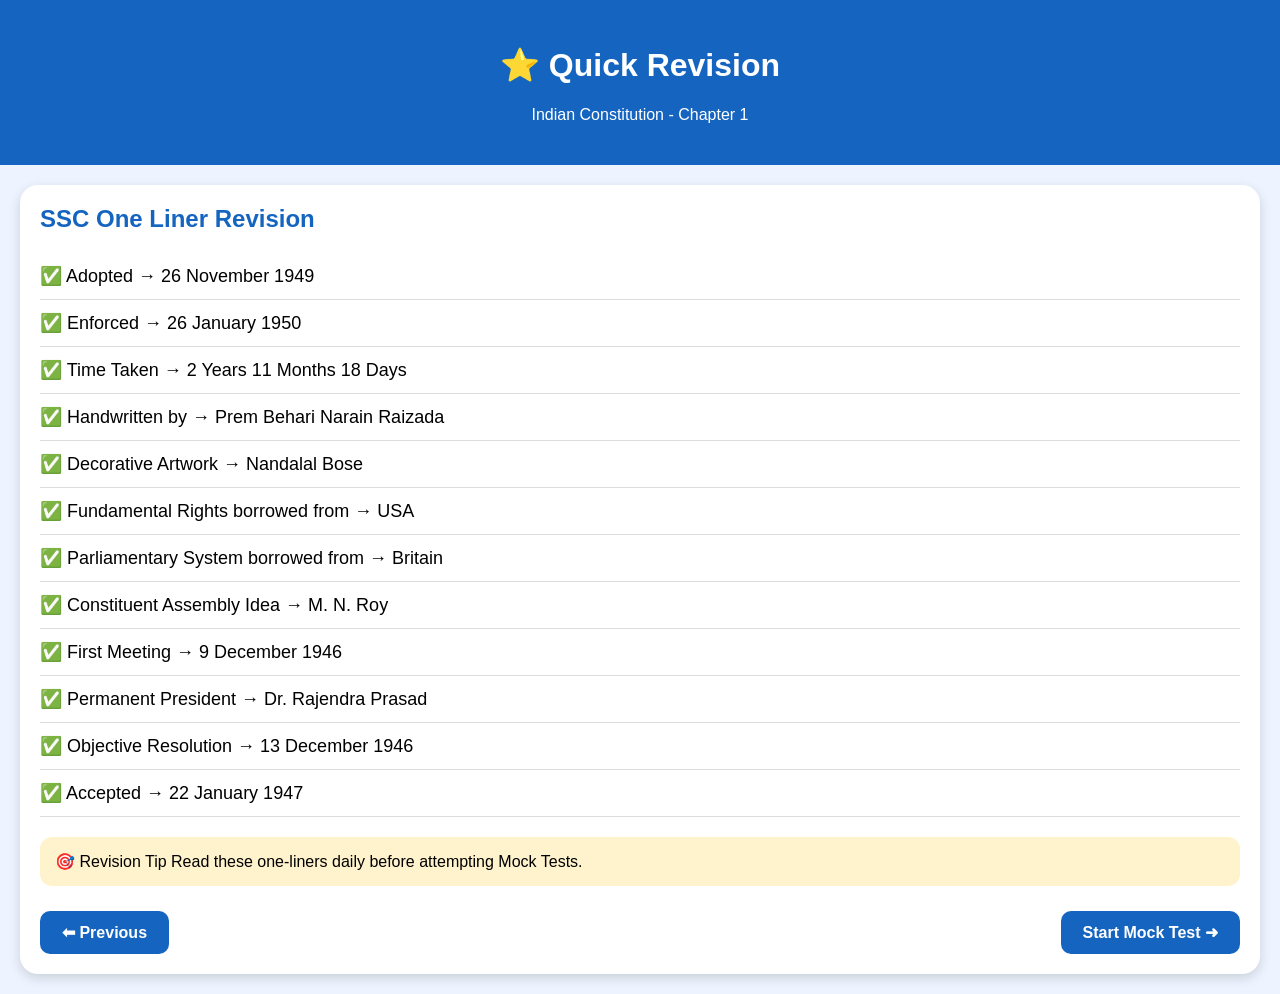
<file: assets/html/General Studies/Polity/Chapter-01-Indian-Constitution/notes5.html>
<!<!DOCTYPE html>
<html lang="en">
<head>
<meta charset="UTF-8">
<meta name="viewport" content="width=device-width, initial-scale=1.0">
<title>Indian Constitution - Quick Revision</title>

<style>
body{
margin:0;
font-family:Arial,sans-serif;
background:#eef4ff;
}

.header{
background:#1565c0;
color:white;
text-align:center;
padding:25px;
}

.card{
background:white;
margin:20px;
padding:20px;
border-radius:18px;
box-shadow:0 4px 12px rgba(0,0,0,.15);
}

.card h2{
color:#1565c0;
margin-top:0;
}

.point{
padding:12px 0;
border-bottom:1px solid #ddd;
font-size:18px;
}

.imp{
margin-top:20px;
background:#fff3cd;
padding:15px;
border-radius:12px;
}

.nav{
display:flex;
justify-content:space-between;
margin-top:25px;
}

.btn{
background:#1565c0;
color:white;
padding:12px 22px;
text-decoration:none;
border-radius:10px;
font-weight:bold;
}
</style>

</head>

<body>

<div class="header">

<h1>⭐ Quick Revision</h1>

<p>Indian Constitution - Chapter 1</p>

</div>

<div class="card">

<h2>SSC One Liner Revision</h2>

<div class="point">✅ Adopted → 26 November 1949</div>

<div class="point">✅ Enforced → 26 January 1950</div>

<div class="point">✅ Time Taken → 2 Years 11 Months 18 Days</div>

<div class="point">✅ Handwritten by → Prem Behari Narain Raizada</div>

<div class="point">✅ Decorative Artwork → Nandalal Bose</div>

<div class="point">✅ Fundamental Rights borrowed from → USA</div>

<div class="point">✅ Parliamentary System borrowed from → Britain</div>

<div class="point">✅ Constituent Assembly Idea → M. N. Roy</div>

<div class="point">✅ First Meeting → 9 December 1946</div>

<div class="point">✅ Permanent President → Dr. Rajendra Prasad</div>

<div class="point">✅ Objective Resolution → 13 December 1946</div>

<div class="point">✅ Accepted → 22 January 1947</div>

<div class="imp">

🎯 Revision Tip

Read these one-liners daily before attempting Mock Tests.

</div>

<div class="nav">

<a class="btn" href="notes4.html">⬅ Previous</a>

<a class="btn" href="mocktest.html">Start Mock Test ➜</a>

</div>

</div>

</body>
</html>
</file>
<file: css/style.css>
*{
margin:0;
padding:0;
box-sizing:border-box;
font-family:Arial,sans-serif;
}

body{

background:#edf3ff;

}

.header{

background:#1565c0;
color:white;
padding:25px;
text-align:center;
border-bottom-left-radius:25px;
border-bottom-right-radius:25px;

}

.header p{

margin-top:8px;
font-size:15px;

}

.container{

padding:15px;

}

.card{

background:white;
border-radius:18px;
padding:18px;
margin-top:18px;
box-shadow:0 4px 12px rgba(0,0,0,.15);

}

.card h2{

color:#1565c0;

}

.card p{

margin-top:10px;
color:#555;

}

button{

margin-top:15px;
width:100%;
padding:14px;
border:none;
border-radius:12px;
background:#1565c0;
color:white;
font-size:16px;

}

.watermark{

position:fixed;
top:50%;
left:50%;
transform:translate(-50%,-50%) rotate(-30deg);

font-size:38px;
font-weight:bold;
color:rgba(0,0,0,.05);

pointer-events:none;

}
</file>
